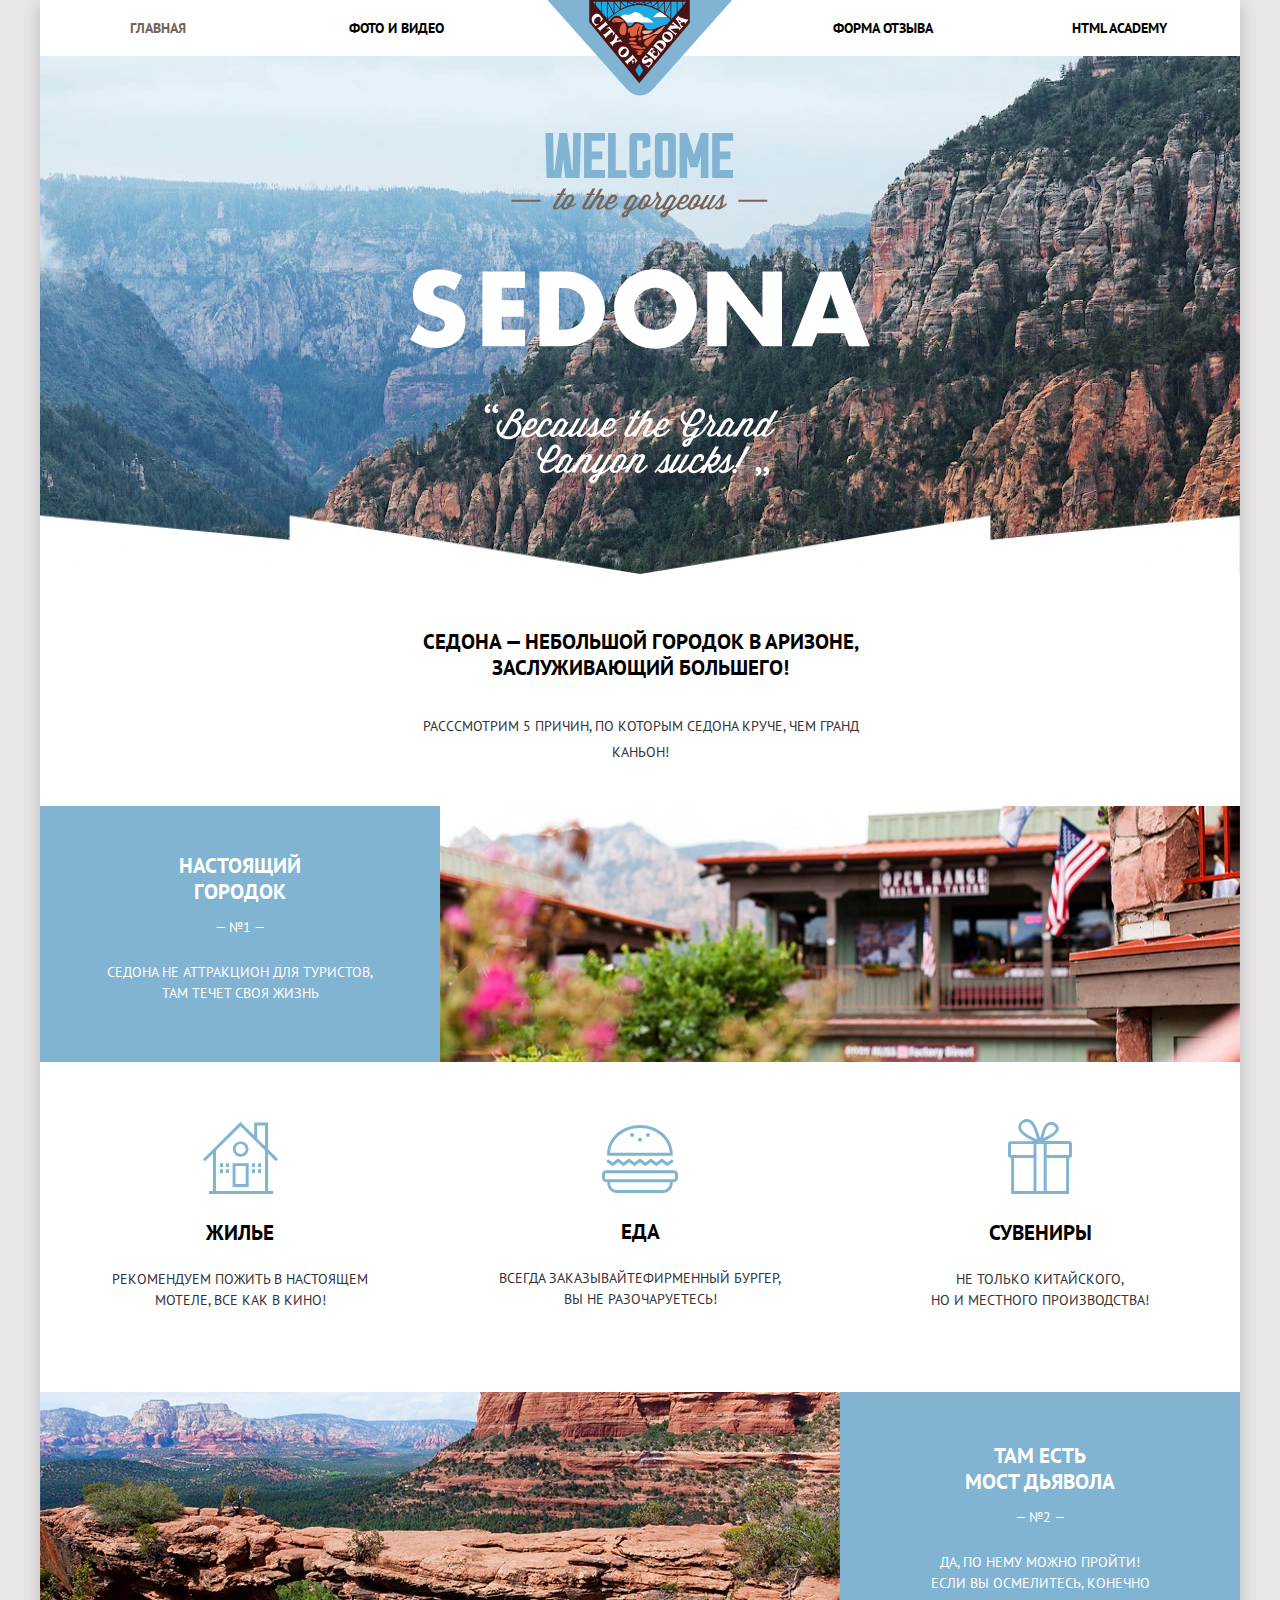
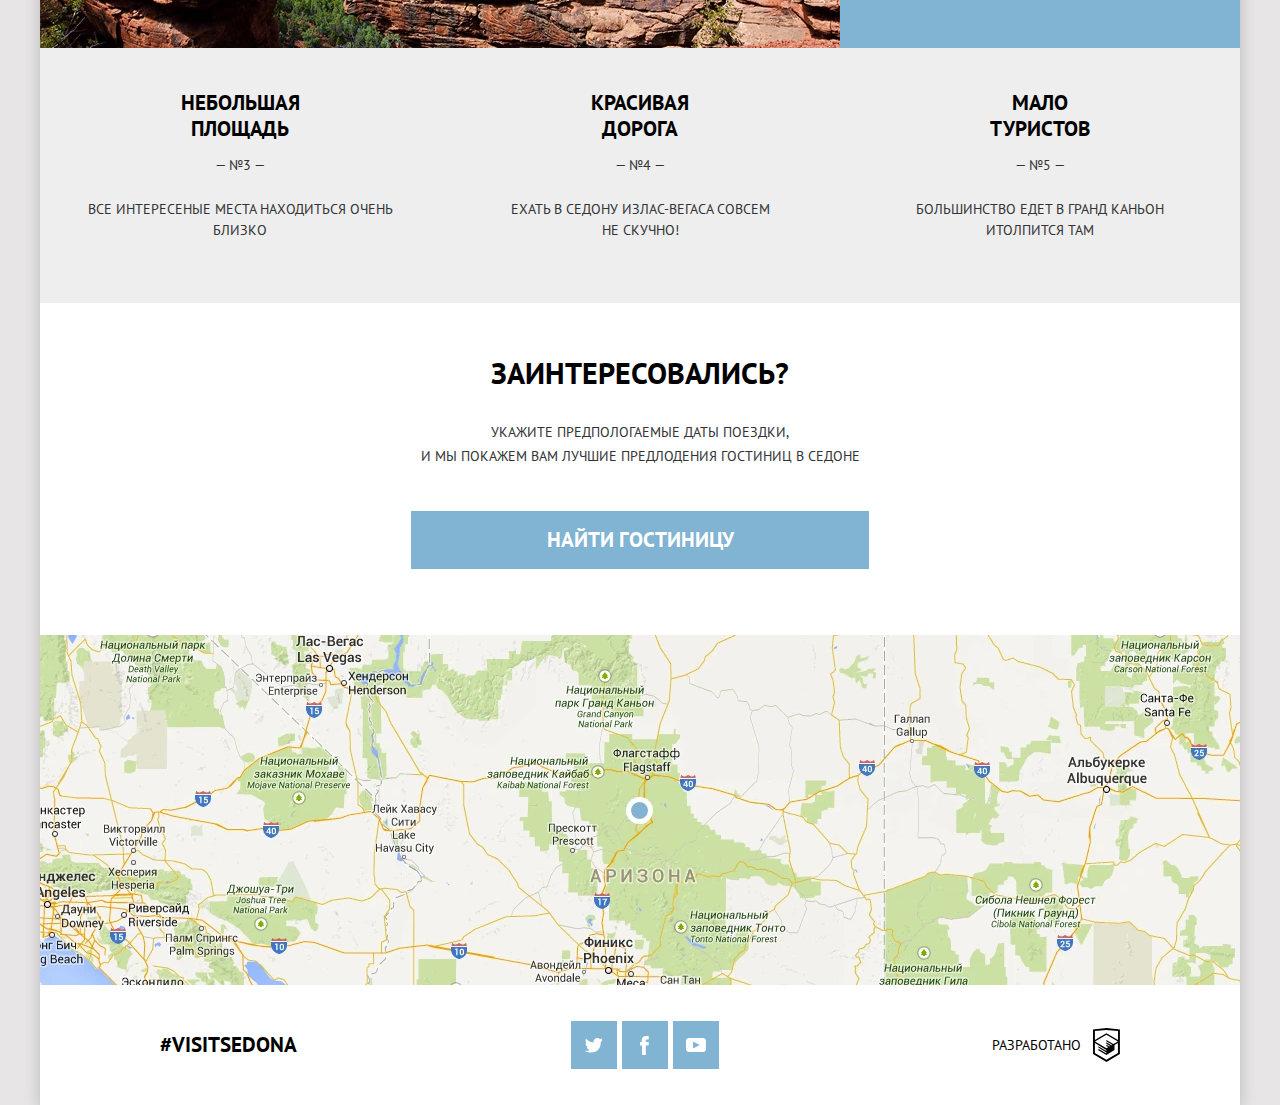
<file: index.html>
<!DOCTYPE html><html class="page" lang="ru"><head><meta charset="UTF-8"><meta http-equiv="X-UA-Compatible" content="IE=edge"><meta name="viewport" content="width=device-width,initial-scale=1"><link rel="icon" href="favicon.ico"><link rel="icon" href="image/favicons/favicon.svg" type="image/svg+xml"><link rel="apple-touch-icon" href="image/favicons/apple.png"><link rel="stylesheet" href="./css/style.min.css"><title>Седона</title></head><body class="page__body"><svg style="display:none;"><symbol id="logo__desktop" viewBox="0 0 187 97"><path fill="#81B3D3" d="M186.6 0H0l80.5 90.5c7.1 7.9 18.6 7.9 25.7 0L186.6 0Z"/><path fill="#23A9E1" d="m43.2.7 49.6 58.4 49.3-58L43.2.7Z"/><path fill="#fff" d="M122 17.3c-5.1 0-10.1.1-15.2.1 6-6.9 8.7-6.2 15.2-.1ZM80.8 22.7h26.7c-2-1.2-6.7-7.1-9.3-4.9-.2.2-7.5-8.9-12.3-4.5-4.2 3.8-6.1-.5-10.9 2.5-5.3 3.6 3.2 5.7 5.8 6.9Z"/><path fill="#491213" d="M93.1 0H42.2v22.5L92.8 84l.3-.4 50.7-60.4V0H93.1ZM54.9 1.8h5.5V19l-5.5-6.5V1.8Zm-.8 9.8-5-5.9V1.8h5v9.8Zm19.3-2.7-5.7-7.1h5.7v7.1Zm-6.6 3.8L61.2 1.8h5.6v10.9Zm-5.7-9.3 5.5 10.7c-2.8 2.1-4.7 4-5.5 4.9V3.4Zm6.5-.5 5.6 6.9c-1.1.6-2.2 1.3-3.1 1.9-.9.6-1.7 1.2-2.5 1.8V2.9Zm6.6-.2L79 6.9c-1.7.7-3.3 1.5-4.8 2.3V2.7Zm5.6 3.9-5.4-4.8h6v4.6c-.3 0-.4.1-.6.2Zm19.1-4.8h5l-5 2.4V1.8Zm-5.8 0h4.4l-4.4 2.1V1.8Zm-.9 2-4.2-2h4.2v2Zm-5.5.5-5.1-2.5h5.1v2.5Zm-5.6-1.9 4.7 2.3c-1.6.4-3.2.8-4.7 1.3V2.4Zm6.4 0L90.9 4c-1.2.1-2.3.2-3.5.4v-2h.1Zm10.4.1v1.9c-1.1-.2-2.2-.3-3.4-.4l3.4-1.5Zm6.5-.1v3.7c-1.5-.5-3.1-1-4.8-1.4l4.8-2.3Zm.7-.6h5.9l-5.4 4.8c-.2-.1-.3-.1-.5-.2V1.8Zm13.6 0h5.6l-5.6 10.9V1.8Zm-6.6 0h5.7l-5.7 7v-7Zm-.8.9v6.5c-1.5-.8-3.1-1.6-4.8-2.3l4.8-4.2Zm6.6.2v10.5c-.7-.5-1.5-1-2.3-1.6-1-.7-2.2-1.4-3.4-2.1l5.7-6.8Zm6.4.5v15.2c-1.1-1-2.9-2.7-5.5-4.6l5.5-10.6Zm.8 16V1.8h5.5v11.4l-5.5 6.2c.1.1 0 .1 0 0Zm6.3-17.6h5v4.7l-5 5.8V1.8Zm-83 0v2.9l-2.5-2.9h2.5ZM61.2 20l.1.1s3.6-3.9 9.2-7.6C75.8 9 83.8 4.9 92.8 5c8.9 0 17.1 4.2 22.3 7.7 5.6 3.7 9.3 7.5 9.4 7.6l-3.9 4.5c-6.9.9-11.9 6.1-18.6 5-3.4-.6-3.5-2.5-4.5-4.5-.7-1.5-1.9-1.3-3.5-1.9-1.4-.6-2.3-1.7-5.2-1.1-2.5.6-2.8 4.5-6 4.3-1.7-.1-1.8-2.5-4.2-5.5-6.3-7.6-12.2-6.5-16.2.5l30.3 35.9L61.2 20Zm75.9-14.5V1.8h3.2l-3.2 3.7Z"/><path fill="#23A9E1" d="m88.7 70.9 4.1-6.5 4 6.5-4 6.5-4.1-6.5Z"/><path fill="#fff" d="M65.5 32.3c.5.6.9 1.3.8 2.1-.1.6-.9 1.6-.3 1.8.7-.9 1.5-1.9 2.2-2.8-.6-.2-5.4-5.8-5.4-6.5-1.1.6-2.1 1.2-3.2 1.7.2.7 1.3 0 1.9 0 .8.1 1.4.6 2 1.2-1.7 1.4-5.9 5-6.4 5.1-.2 0-1.1-.6-1.1-.1 0 .3.9 1 1 1.2.7.9 1.5 1.8 2.2 2.7.6-.3-.1-.7.2-1.2.3-.4 4.9-4.3 6.1-5.2ZM60.2 25.3c.4-.1.6.4 1-.1-.8-1-1.6-1.9-2.4-2.9-.4-.4-.8-.9-.7 0 .1.6-6.1 5.7-6.5 5.8-.5.2-.8-.4-1.1.1.7.9 1.5 1.7 2.2 2.6.2.3.5.6.7.9.3.3.2-.7.2-.6-.1-.5.5-.9.9-1.2 1.5-1.3 5.3-4.6 5.7-4.6ZM51.4 24.4c-1.8.5-3.7-.2-4.2-2s.6-3.8 2.1-4.8c1.4-1 3.6-1 4.4.8.3.8.2 1.7-.1 2.5-.2.5-.6 1 .1 1.3.9-1.1 1.7-2.2 2.6-3.3-1.1-.6-1.5-1.7-2.3-2.6-.9-1.1-2.1-2.1-3.5-2.3-2.9-.4-5.6 2.6-5.8 5.2-.1 1.5.4 2.8 1.2 4 .8 1 1.9 1.6 2.4 2.8.3.1 2.7-1 3.3-1.3-.1-.1-.1-.2-.2-.3-.7.2 0 0 0 0ZM90.7 60.8c-1.2-.8-4-4.7-4.6-5.3-.1-.1-.2-.3-.3-.4 0 0-.3.2-.2.2-.2.1.1.6-.1.9-.8 1.2-5.8 5-6 5.2-.6.4-1.2-.2-1.5.3.7.9 2.8 3.5 3 3.6.5.1.1-.8.2-1 .1-.4 2.6-2.4 3.5-3.2.3-.3.7.4.9.7.3.5.5 1 .3 1.6-.1.4-.7.9-.3 1.2.6-.7 2.4-2.8 2.6-3 .3-.3-.6 0-.5-.1-.4.2-.7.2-1.1 0-.1-.1-1.1-1.1-1-1.2.4-.4 1-1 1.5-1.1.9-.2 1.6 1.5 1.7 2.1.1.6.1 1.2-.1 1.8-.1.4-.5.7 0 .9.7-1 1.4-1.9 2.1-2.9.2-.2 0-.3-.1-.3-.1-.1.2 0 0 0ZM80.5 56.6c2.2-1.9 2.5-5.1.8-7.3-1.9-2.5-5.4-3.1-7.8-1.1-2.2 1.9-2.5 5-.8 7.3 2 2.7 5.2 3 7.8 1.1 1.2-.9-.1.1 0 0Zm-.5-4.7c-.6 1.5-2.2 3.1-3.7 3.7-1.8.7-3.1-.8-2.4-2.6.7-1.5 2.2-3.1 3.7-3.7 1.9-.7 3.1.9 2.4 2.6-.4.9.1-.2 0 0ZM74.1 42c.5.1.9.5 1.3 0-.7-.9-1.5-1.8-2.2-2.6-.6.3 0 .5-.2 1-.2.4-2.6.8-3.2.9.2-.6.9-2.6 1.2-2.8.5-.4.9.4 1.3-.1l-2.7-3.3c-.3-.4-.6-1-1-.7 0 0 0 1.5-.1 1.7-.1.2-.9 3.6-1.9 4.5-.5.4-2.2 1.9-2.7 2.1-.5.2-.8-.6-1.2 0 .8 1 1.7 2 2.5 3 .1.1.6.9.8.9.5.1.1-.9.1-1.1.2-.4 2.5-2.7 3.5-2.9 1.2-.2 3-.7 4.5-.6.3.1-.4 0 0 0Z"/><path fill="#DC6243" d="M67.8 22.9c-4-.2-2.4-4 .4-4.8 2.6-.8 8.1 1.7 9.8 3.4-2.8.9-6.4.7-9.4.9-.2-3.2-1-2.1-.8.5ZM77.3 35.4c-8.6-.1-2.8-13.3.1-12.5 3.4 1.1 3 12.6-.1 12.5ZM83.4 31.1c-.8 2.5-2.4 3-2.2-.1.2-3.5 2.5-2.7 4.9-4 2-1.1 3.1-5.2 6.6-2.8 1.6 1.1 3.4.2 3.9 1.8 0-.1-4.5 10.3-2 10.3-5 0-2.8-5.9-.9-9.9-1.8.9-4.8 6.7-2.4 7.6-1.3 1.7-5.2 3.9-7.2 2.3-1.5-1.1-.7-3.2-.7-5.2ZM87.5 40.7c-3.5 1-8.1-1.2-2.5-2.3 3.5-.7 7.2.7 2.5 2.3.1 0-.1 0 0 0ZM91.9 40.6c-.7-1.7.6-3.6 2.7-2.2 1.8 1.2-.9 3.1-2.7 2.2ZM88.9 45.2c-2.4-.7-10.5-.6-5.2-2.8 1.7-.6 10.2.2 5.2 2.8ZM99.4 48.5c-1.4-1.2-2.9-1.3-4.2 0-1.8-3.3-8.3-2.2-11.4-2.7 1.6 4.1 14.8 4.9 15.6 2.7ZM97.5 51c-3.2-.1-6.7-.6-9.6.1 1.9.5 6.4 1.8 2.2 2.9 1.5 2.2 4 2 5.6.1-.7-.3-1-.7-1.6-1.1 1.6-.3 3.2-1.2 3.4-2ZM101.1 47.1c-5.3-3.1-4-5.4.4-7.6 2.3-1.1 7.3-5.2 9.4-3.9-3.3 3.9-6.6 7.7-9.8 11.5Z"/><path fill="#F49774" d="M97.3 39.8c-4.5-4.6 6.7-4.2 8.5-5.8 1.3.4 10.8-8.3 13.1-7.7-1.7 1.9-5.2 8.1-7.8 8.1-2 0-4-.3-5.5 1.1-2.2 2.1-5.9 3.1-8.3 4.3Z"/><path fill="#F4B1A4" d="M98.8 34.2c-2.5 1.3-4.8-3.9-.5-3.4 2.8.3 5.7-.2 8.3.2-2 2.3-4.7 3.6-7.8 3.2Z"/><path fill="#fff" d="M111.4 52.5c.2.6.3 1.3.2 2-.1.9-1 2.9-2.2 2.3-1.2-.6-2.2-1.7-3.2-2.6.8-.9 1.5-1.7 2.9-1.3.4.1.7 0 .3-.3-.4-.2-3.1-2-3.3-1.8-.3.3.5.9.2 1.5-.2.4-.6.8-.9 1.2-.7-.6-1.9-1.3-1.1-2.3.5-.7 1.3-1.2 2.1-1.3.6-.1 1.8.4 2-.2-1.1-.5-2.2-1-3.3-1.6.2.8-3.3 4.5-4.1 5.5-.1.1-.7.6-.7.8 0 .4.6.1.7.1.5-.2 6.8 5.1 7 5.5.1.3-.2.6 0 .7 0 0 .2.2.3.2.4-.5 4.5-6 5.4-6.2-.8-1.2-1.6-2.4-2.4-3.7-.6.3 0 1 .1 1.5ZM105.2 59.2c-2.1-1.3-5.6 1.3-6.1 1.5-1 .5-1.8-.5-1.3-1.5.5-.8 1.4-1.2 2.3-1.3.3 0 1.3.2 1.5 0 .1-.2.2-.2 0-.3-.9-.6-1.7-1.2-2.6-1.7-.2 1.1-1.4 1.7-2.1 2.4-.8.9-1.5 1.9-1.5 3.2 0 1.1.7 2.1 1.7 2.7 1.1.6 2.3.1 3.3-.5.6-.4 1.3-.9 1.9-1.2 1-.5 2.3-.1 2 1.3-.3 1.1-1.4 2.1-2.4 2.3-.6.2-1.3.1-1.9-.1-.4-.1-1-.7-1.2-.1 1.2.8 2.3 1.7 3.5 2.5.1-.8.5-1.1 1.1-1.6.7-.6 1.4-1.3 2-2.1 1.2-1.7 1.6-4.1-.2-5.5ZM105.2 59.2c1 .6-.6-.5 0 0ZM141.9 19.6c-.7.7-8.4-2.3-9-2.8-.3-.1-.3-1.3-.7-.8l-1.2 1.5c-.4.5-.8 1-1.3 1.5-.3.3-.5.5 0 .7.8-.4 5.4 7.3 5 8.5-.7.4-6.9-5.1-7.1-5.4-.1-.1.3-1-.2-.9-.2 0-.7.9-.9 1.1-.3.4-.6.7-.9 1.1.3.5.5 0 1 0 .4.1 1.8 1.3 2.2 1.7-.7 0-2.7.1-2.9.1-.9.1-.4-.7-1-.9-.8.9-1.5 1.8-2.3 2.8-.4.5-.9 1.1-1.3 1.6-.1.1 0 0 0 .1.3.3.1.2.6 0s6.6 4.9 6.8 5.2c.4.4-.2 1 .4 1.2.6-.7 1.2-1.5 1.8-2.2.1-.1.1-.1 0-.2-.4-.4-.5.2-1 .2-.5-.1-4.4-3.4-5.9-4.6 1.8-.1 7.3-.3 8.2-.3.3 0 1.1.9 1.1 1.2-.1.4-.5.6.1.8.5-.6 1-1.1 1.5-1.7l.2-.3c.1-.1.1-.1.2-.3l.2-.2c.4-.5 1.8-2 1.6-2.1-.5-.4-.7.5-1.3-.1-.3-.2-1.2-1.8-1.4-2.2-.3-.4.6-.9 1-1.1.8-.5 3.2-1.2 3.5.3 0 .3-.3.5-.1.7 0 0 .2.2.3.2.2-.2 2.4-2.8 3.3-4-.3-.2-.4-.3-.5-.4Zm-7.4 2.2c.1 0 .2-.1 0 0-.3.2-.7.5-1 .8-.5-.9-1-1.8-1.6-2.7 1.2.5 2.4 1 3.5 1.5-.2.1-.5.2-.9.4ZM124.8 33c-2.4-2-5.6-1.4-7.6.8-1.9 2.3-1.7 5.7.6 7.6 2.3 1.9 5.7 1.4 7.6-.8 1.9-2.3 1.8-5.7-.6-7.6Zm-.3 6.6s0 .1 0 0c-1.3 1.3-3.4.1-4.5-.7-1.1-.8-3.1-2.6-1.9-4.1 1.1-1.3 3.1-.2 4.2.5 1.2.8 3.4 2.6 2.3 4.2l-.1.1Z"/><path fill="#fff" d="M124.8 33c1.2 1-.3-.2 0 0ZM124.5 39.7c0-.1 0-.1 0 0l.1-.1c-.1 0-.1.1-.1.1ZM118.2 42.1c.1.1.3.3 0 0-2.9-2.2-6.3-1.6-8.5 1.1l-3 3.6c.4.5.8-.1 1.3.2.4.3 6.2 5.1 6.3 5.4.2.5-.3.5.1.9.2.1 4.5-5.2 4.9-6.2.9-1.8.3-3.7-1.1-5Zm-1.3 6.8c-.2.3 0 .1-.7.7-.3.3-6.4-4.7-6.2-4.9.8-.9 2.6-1.6 3.6-1.3 2.2.5 5.2 3.2 3.3 5.5Z"/></symbol><symbol id="logo__tablet" viewBox="0 0 102 84"><path fill="#23A9E1" d="m1 .7 49.6 58.4 49.3-58L1 .7Z"/><path fill="#fff" d="M79.8 17.3c-5.1 0-10.1.1-15.2.1 6-6.9 8.7-6.2 15.2-.1ZM38.6 22.7h26.7c-2-1.2-6.7-7.1-9.3-4.9-.2.2-7.5-8.9-12.3-4.5-4.2 3.8-6.1-.5-10.9 2.5-5.3 3.6 3.2 5.7 5.8 6.9Z"/><path fill="#491213" d="M50.9 0H0v22.5L50.6 84l.3-.4 50.7-60.4V0H50.9Zm0 57.1-.3.4L3.7 1.8h94.4L50.9 57.1Z"/><path fill="#491213" d="m50.6 57.5.3-.4 27.6-32.3c-6.9.9-11.9 6.1-18.6 5-3.4-.6-3.5-2.5-4.5-4.5-.7-1.5-1.9-1.3-3.5-1.9-1.4-.6-2.3-1.7-5.2-1.1-2.5.6-2.8 4.5-6 4.3-1.7-.1-1.8-2.5-4.2-5.5-6.3-7.6-12.2-6.5-16.2.5l30.3 35.9Z"/><path fill="#23A9E1" d="m46.5 70.9 4.1-6.5 4 6.5-4 6.5-4.1-6.5Z"/><path fill="#fff" d="M23.3 32.3c.5.6.9 1.3.8 2.1-.1.6-.9 1.6-.3 1.8.7-.9 1.5-1.9 2.2-2.8-.6-.2-5.4-5.8-5.4-6.5-1.1.6-2.1 1.2-3.2 1.7.2.7 1.3 0 1.9 0 .8.1 1.4.6 2 1.2-1.7 1.4-5.9 5-6.4 5.1-.2 0-1.1-.6-1.1-.1 0 .3.9 1 1 1.2.7.9 1.5 1.8 2.2 2.7.6-.3-.1-.7.2-1.2.3-.4 4.9-4.3 6.1-5.2ZM18 25.3c.4-.1.6.4 1-.1-.8-1-1.6-1.9-2.4-2.9-.4-.4-.8-.9-.7 0 .1.6-6.1 5.7-6.5 5.8-.5.2-.8-.4-1.1.1.7.9 1.5 1.7 2.2 2.6.2.3.5.6.7.9.3.3.2-.7.2-.6-.1-.5.5-.9.9-1.2 1.5-1.3 5.3-4.6 5.7-4.6ZM9.2 24.4c-1.8.5-3.7-.2-4.2-2s.6-3.8 2.1-4.8c1.4-1 3.6-1 4.4.8.3.8.2 1.7-.1 2.5-.2.5-.6 1 .1 1.3.9-1.1 1.7-2.2 2.6-3.3-1.1-.6-1.5-1.7-2.3-2.6-.9-1.1-2.1-2.1-3.5-2.3-2.9-.4-5.6 2.6-5.8 5.2-.1 1.5.4 2.8 1.2 4 .8 1 1.9 1.6 2.4 2.8.3.1 2.7-1 3.3-1.3-.1-.1-.1-.2-.2-.3-.7.2 0 0 0 0ZM48.5 60.8c-1.2-.8-4-4.7-4.6-5.3-.1-.1-.2-.3-.3-.4 0 0-.3.2-.2.2-.2.1.1.6-.1.9-.8 1.2-5.8 5-6 5.2-.6.4-1.2-.2-1.5.3.7.9 2.8 3.5 3 3.6.5.1.1-.8.2-1 .1-.4 2.6-2.4 3.5-3.2.3-.3.7.4.9.7.3.5.5 1 .3 1.6-.1.4-.7.9-.3 1.2.6-.7 2.4-2.8 2.6-3 .3-.3-.6 0-.5-.1-.4.2-.7.2-1.1 0-.1-.1-1.1-1.1-1-1.2.4-.4 1-1 1.5-1.1.9-.2 1.6 1.5 1.7 2.1.1.6.1 1.2-.1 1.8-.1.4-.5.7 0 .9.7-1 1.4-1.9 2.1-2.9.2-.2 0-.3-.1-.3-.1-.1.2 0 0 0ZM38.3 56.6c2.2-1.9 2.5-5.1.8-7.3-1.9-2.5-5.4-3.1-7.8-1.1-2.2 1.9-2.5 5-.8 7.3 2 2.7 5.2 3 7.8 1.1 1.2-.9-.1.1 0 0Zm-.5-4.7c-.6 1.5-2.2 3.1-3.7 3.7-1.8.7-3.1-.8-2.4-2.6.7-1.5 2.2-3.1 3.7-3.7 1.9-.7 3.1.9 2.4 2.6-.4.9.1-.2 0 0ZM31.9 42c.5.1.9.5 1.3 0-.7-.9-1.5-1.8-2.2-2.6-.6.3 0 .5-.2 1-.2.4-2.6.8-3.2.9.2-.6.9-2.6 1.2-2.8.5-.4.9.4 1.3-.1l-2.7-3.3c-.3-.4-.6-1-1-.7 0 0 0 1.5-.1 1.7-.1.2-.9 3.6-1.9 4.5-.5.4-2.2 1.9-2.7 2.1-.5.2-.8-.6-1.2 0 .8 1 1.7 2 2.5 3 .1.1.6.9.8.9.5.1.1-.9.1-1.1.2-.4 2.5-2.7 3.5-2.9 1.2-.2 3-.7 4.5-.6.3.1-.4 0 0 0Z"/><path fill="#DC6243" d="M25.6 22.9c-4-.2-2.4-4 .4-4.8 2.6-.8 8.1 1.7 9.8 3.4-2.8.9-6.4.7-9.4.9-.2-3.2-1-2.1-.8.5ZM26.6 27.7c-2-1.6-1.4-5.3 1.8-4.1 4 2.1-.9 3.2-1.8 4.1ZM35.1 35.4c-8.6-.1-2.8-13.3.1-12.5 3.4 1.1 3 12.6-.1 12.5ZM41.2 31.1c-.8 2.5-2.4 3-2.2-.1.2-3.5 2.5-2.7 4.9-4 2-1.1 3.1-5.2 6.6-2.8 1.6 1.1 3.4.2 3.9 1.8 0-.1-4.5 10.3-2 10.3-5 0-2.8-5.9-.9-9.9-1.8.9-4.8 6.7-2.4 7.6-1.3 1.7-5.2 3.9-7.2 2.3-1.5-1.1-.7-3.2-.7-5.2ZM45.3 40.7c-3.5 1-8.1-1.2-2.5-2.3 3.5-.7 7.2.7 2.5 2.3.1 0-.1 0 0 0ZM49.7 40.6c-.7-1.7.6-3.6 2.7-2.2 1.8 1.2-.9 3.1-2.7 2.2ZM46.7 45.2c-2.4-.7-10.5-.6-5.2-2.8 1.7-.6 10.2.2 5.2 2.8ZM49.9 44.9c0-1-.5-2.7 1.4-1.9 2.2.8-1.4 2.6-1.4 1.9 0 0 0-.2 0 0ZM57.2 48.5c-1.4-1.2-2.9-1.3-4.2 0-1.8-3.3-8.3-2.2-11.4-2.7 1.6 4.1 14.8 4.9 15.6 2.7ZM55.3 51c-3.2-.1-6.7-.6-9.6.1 1.9.5 6.4 1.8 2.2 2.9 1.5 2.2 4 2 5.6.1-.7-.3-1-.7-1.6-1.1 1.6-.3 3.2-1.2 3.4-2ZM58.9 47.1c-5.3-3.1-4-5.4.4-7.6 2.3-1.1 7.3-5.2 9.4-3.9-3.3 3.9-6.6 7.7-9.8 11.5Z"/><path fill="#F49774" d="M55.1 39.8c-4.5-4.6 6.7-4.2 8.5-5.8 1.3.4 10.8-8.3 13.1-7.7-1.7 1.9-5.2 8.1-7.8 8.1-2 0-4-.3-5.5 1.1-2.2 2.1-5.9 3.1-8.3 4.3Z"/><path fill="#F4B1A4" d="M56.6 34.2c-2.5 1.3-4.8-3.9-.5-3.4 2.8.3 5.7-.2 8.3.2-2 2.3-4.7 3.6-7.8 3.2Z"/><path fill="#fff" d="M69.2 52.5c.2.6.3 1.3.2 2-.1.9-1 2.9-2.2 2.3-1.2-.6-2.2-1.7-3.2-2.6.8-.9 1.5-1.7 2.9-1.3.4.1.7 0 .3-.3-.4-.2-3.1-2-3.3-1.8-.3.3.5.9.2 1.5-.2.4-.6.8-.9 1.2-.7-.6-1.9-1.3-1.1-2.3.5-.7 1.3-1.2 2.1-1.3.6-.1 1.8.4 2-.2-1.1-.5-2.2-1-3.3-1.6.2.8-3.3 4.5-4.1 5.5-.1.1-.7.6-.7.8 0 .4.6.1.7.1.5-.2 6.8 5.1 7 5.5.1.3-.2.6 0 .7 0 0 .2.2.3.2.4-.5 4.5-6 5.4-6.2-.8-1.2-1.6-2.4-2.4-3.7-.6.3 0 1 .1 1.5ZM63 59.2c-2.1-1.3-5.6 1.3-6.1 1.5-1 .5-1.8-.5-1.3-1.5.5-.8 1.4-1.2 2.3-1.3.3 0 1.3.2 1.5 0 .1-.2.2-.2 0-.3-.9-.6-1.7-1.2-2.6-1.7-.2 1.1-1.4 1.7-2.1 2.4-.8.9-1.5 1.9-1.5 3.2 0 1.1.7 2.1 1.7 2.7 1.1.6 2.3.1 3.3-.5.6-.4 1.3-.9 1.9-1.2 1-.5 2.3-.1 2 1.3-.3 1.1-1.4 2.1-2.4 2.3-.6.2-1.3.1-1.9-.1-.4-.1-1-.7-1.2-.1 1.2.8 2.3 1.7 3.5 2.5.1-.8.5-1.1 1.1-1.6.7-.6 1.4-1.3 2-2.1 1.2-1.7 1.6-4.1-.2-5.5ZM63 59.2c1 .6-.6-.5 0 0ZM99.7 19.6c-.7.7-8.4-2.3-9-2.8-.3-.1-.3-1.3-.7-.8l-1.2 1.5c-.4.5-.8 1-1.3 1.5-.3.3-.5.5 0 .7.8-.4 5.4 7.3 5 8.5-.7.4-6.9-5.1-7.1-5.4-.1-.1.3-1-.2-.9-.2 0-.7.9-.9 1.1-.3.4-.6.7-.9 1.1.3.5.5 0 1 0 .4.1 1.8 1.3 2.2 1.7-.7 0-2.7.1-2.9.1-.9.1-.4-.7-1-.9-.8.9-1.5 1.8-2.3 2.8-.4.5-.9 1.1-1.3 1.6-.1.1 0 0 0 .1.3.3.1.2.6 0s6.6 4.9 6.8 5.2c.4.4-.2 1 .4 1.2.6-.7 1.2-1.5 1.8-2.2.1-.1.1-.1 0-.2-.4-.4-.5.2-1 .2-.5-.1-4.4-3.4-5.9-4.6 1.8-.1 7.3-.3 8.2-.3.3 0 1.1.9 1.1 1.2-.1.4-.5.6.1.8.5-.6 1-1.1 1.5-1.7l.2-.3c.1-.1.1-.1.2-.3l.2-.2c.4-.5 1.8-2 1.6-2.1-.5-.4-.7.5-1.3-.1-.3-.2-1.2-1.8-1.4-2.2-.3-.4.6-.9 1-1.1.8-.5 3.2-1.2 3.5.3 0 .3-.3.5-.1.7 0 0 .2.2.3.2.2-.2 2.4-2.8 3.3-4-.3-.2-.4-.3-.5-.4Zm-7.4 2.2c.1 0 .2-.1 0 0-.3.2-.7.5-1 .8-.5-.9-1-1.8-1.6-2.7 1.2.5 2.4 1 3.5 1.5-.2.1-.5.2-.9.4ZM82.6 33c-2.4-2-5.6-1.4-7.6.8-1.9 2.3-1.7 5.7.6 7.6 2.3 1.9 5.7 1.4 7.6-.8 1.9-2.3 1.8-5.7-.6-7.6Zm-.3 6.6s0 .1 0 0c-1.3 1.3-3.4.1-4.5-.7-1.1-.8-3.1-2.6-1.9-4.1 1.1-1.3 3.1-.2 4.2.5 1.2.8 3.4 2.6 2.3 4.2l-.1.1Z"/><path fill="#fff" d="M82.6 33c1.2 1-.3-.2 0 0ZM82.3 39.7c0-.1 0-.1 0 0l.1-.1c-.1 0-.1.1-.1.1ZM76 42.1c.1.1.3.3 0 0-2.9-2.2-6.3-1.6-8.5 1.1l-3 3.6c.4.5.8-.1 1.3.2.4.3 6.2 5.1 6.3 5.4.2.5-.3.5.1.9.2.1 4.5-5.2 4.9-6.2.9-1.8.3-3.7-1.1-5Zm-1.3 6.8c-.2.3 0 .1-.7.7-.3.3-6.4-4.7-6.2-4.9.8-.9 2.6-1.6 3.6-1.3 2.2.5 5.2 3.2 3.3 5.5Z"/></symbol><symbol id="logo__mobile" viewBox="0 0 102 84"><path fill="#23A9E1" d="m0 0 50.6 59.1L101.7 0H0Z"/><path fill="#491213" d="M50.9 0H0v22.5L50.6 84l.3-.4 50.7-60.4V0H50.9Zm0 57.1-.3.4L3.7 1.8h94.4L50.9 57.1Z"/><path fill="#491213" d="m50.6 57.5.3-.4 27.6-32.3c-6.9.9-11.9 6.1-18.6 5-3.4-.6-3.5-2.5-4.5-4.5-.7-1.5-1.9-1.3-3.5-1.9-1.4-.6-2.3-1.7-5.2-1.1-2.5.6-2.8 4.5-6 4.3-1.7-.1-1.8-2.5-4.2-5.5-6.3-7.6-12.2-6.5-16.2.5l30.3 35.9Z"/><path fill="#fff" d="M23.3 32.2c.5.6.9 1.3.8 2.1-.1.6-.9 1.5-.3 1.8.7-.9 1.5-1.9 2.2-2.8-.6-.2-5.4-5.8-5.4-6.5-1.1.6-2.1 1.2-3.2 1.7.2.7 1.3 0 1.9 0 .8.1 1.4.6 2 1.2-1.7 1.4-5.9 5-6.4 5.1-.2 0-1.1-.6-1.1-.1 0 .3.9 1 1 1.2.7.9 1.5 1.8 2.2 2.7.6-.3-.1-.7.2-1.2.3-.3 4.9-4.2 6.1-5.2ZM18 25.3c.4-.1.6.4 1-.1-.8-1-1.6-1.9-2.4-2.9-.4-.4-.8-.9-.7 0 .1.6-6.1 5.7-6.5 5.8-.5.2-.8-.4-1.1.1.7.9 1.5 1.7 2.2 2.6.2.3.5.6.7.9.3.3.2-.7.2-.6-.1-.5.5-.9.9-1.2 1.5-1.4 5.3-4.6 5.7-4.6ZM9.2 24.4c-1.8.5-3.6-.2-4.2-2-.5-1.8.6-3.8 2.1-4.8 1.4-1 3.6-1 4.4.8.3.8.2 1.7-.1 2.5-.2.5-.6 1 .1 1.3.9-1.1 1.7-2.2 2.6-3.3-1.1-.6-1.5-1.7-2.3-2.6-.9-1.1-2.1-2.1-3.5-2.3-2.9-.4-5.6 2.6-5.8 5.2-.1 1.5.4 2.8 1.2 4 .8 1 1.9 1.6 2.4 2.8.3.1 2.7-1 3.3-1.3-.1-.1-.1-.3-.2-.3-.7.2 0 0 0 0ZM48.5 60.8c-1.2-.8-4-4.7-4.6-5.3-.1-.1-.2-.3-.3-.4 0 0-.3.2-.2.2-.2.1.1.6-.1.9-.8 1.2-5.8 5-6 5.2-.6.4-1.2-.2-1.5.3.7.9 2.8 3.5 3 3.6.5.1.1-.8.2-1 .1-.4 2.6-2.4 3.5-3.2.3-.3.7.4.9.7.3.5.5 1 .3 1.6-.1.4-.7.9-.3 1.2.6-.7 2.4-2.8 2.6-3 .3-.3-.6 0-.5-.1-.4.2-.7.2-1.1 0-.1-.1-1.1-1.1-1-1.2.4-.4 1-1 1.5-1.1.9-.2 1.6 1.5 1.7 2.1.1.6.1 1.2-.1 1.8-.1.4-.5.7 0 .9.7-1 1.4-1.9 2.1-2.9.2-.2 0-.3-.1-.3-.1-.1.2 0 0 0ZM38.3 56.6c2.2-1.9 2.5-5.1.8-7.3-1.9-2.5-5.4-3.1-7.8-1.1-2.2 1.9-2.5 5-.8 7.3 2 2.7 5.2 3 7.8 1.1 1.2-.9-.1.1 0 0Zm-.5-4.7c-.6 1.5-2.2 3.1-3.7 3.7-1.8.7-3.1-.8-2.4-2.6.6-1.5 2.2-3.1 3.7-3.7 1.9-.7 3.1.9 2.4 2.6-.3.9.1-.2 0 0ZM31.9 42c.5.1.9.6 1.3 0-.7-.9-1.5-1.8-2.2-2.6-.6.3 0 .5-.2 1-.2.4-2.6.8-3.2.9.2-.6.9-2.6 1.2-2.8.5-.4.9.4 1.3-.1l-2.7-3.3c-.3-.4-.6-1-1-.7 0 0 0 1.5-.1 1.7-.1.2-.9 3.6-1.9 4.5-.5.4-2.2 1.9-2.7 2.1-.5.2-.8-.6-1.2 0 .8 1 1.7 2 2.5 3 .1.1.6.9.8.9.5.1.1-.9.1-1.1.2-.4 2.5-2.7 3.5-2.9 1.2-.3 3-.8 4.5-.6.3.1-.4 0 0 0ZM69.2 52.4c.2.6.3 1.3.2 2-.1.9-1 2.9-2.2 2.3C66 56.1 65 55 64 54.1c.8-.9 1.5-1.7 2.9-1.3.4.1.7 0 .3-.3-.4-.2-3.1-2-3.3-1.8-.3.3.5.9.2 1.5-.2.4-.6.8-.9 1.2-.7-.6-1.9-1.3-1.1-2.3.5-.7 1.3-1.2 2.1-1.3.6-.1 1.8.4 2-.2-1.1-.5-2.2-1-3.3-1.6.2.8-3.3 4.5-4.1 5.5-.1.1-.7.6-.7.8 0 .4.6.1.7.1.5-.2 6.8 5.1 7 5.5.1.3-.2.6 0 .7 0 0 .2.2.3.2.4-.5 4.5-6 5.4-6.2-.8-1.2-1.6-2.4-2.4-3.7-.6.4 0 1.1.1 1.5ZM63 59.2c-2.1-1.3-5.6 1.3-6.1 1.5-1 .5-1.8-.5-1.3-1.5.5-.8 1.4-1.2 2.3-1.3.3 0 1.4.2 1.5 0 .1-.2.2-.2 0-.3-.9-.6-1.7-1.2-2.6-1.7-.2 1.1-1.4 1.7-2.1 2.4-.8.9-1.5 1.9-1.5 3.2 0 1.1.7 2.1 1.7 2.7 1.1.6 2.3.1 3.3-.5.6-.4 1.3-.9 1.9-1.2 1-.5 2.3-.1 2 1.3-.3 1.1-1.4 2.1-2.4 2.3-.6.2-1.3.1-1.9-.1-.4-.1-1-.7-1.2-.1 1.2.8 2.3 1.7 3.5 2.5.1-.8.5-1.1 1.1-1.6.7-.6 1.4-1.3 2-2.1 1.2-1.7 1.6-4.1-.2-5.5ZM63 59.2c1 .5-.6-.5 0 0ZM99.7 19.6c-.7.7-8.4-2.3-9-2.8-.3-.1-.3-1.3-.7-.8l-1.2 1.5c-.4.5-.8 1-1.3 1.5-.3.3-.5.5 0 .7.8-.4 5.4 7.3 5 8.5-.7.4-6.9-5.1-7.1-5.4-.1-.1.3-1-.2-.9-.2 0-.7.9-.9 1.1-.3.4-.6.7-.9 1.1.3.5.5 0 1 0 .4.1 1.8 1.3 2.2 1.7-.7 0-2.7.1-2.9.1-.9.1-.4-.7-1-.9-.8.9-1.5 1.8-2.3 2.8-.4.5-.9 1.1-1.3 1.6-.1.1 0 0 .1.1.3.3.1.2.6 0s6.6 4.9 6.8 5.2c.4.5-.2 1 .4 1.2.6-.7 1.2-1.5 1.8-2.2.1-.1.1-.1 0-.2-.4-.4-.5.2-1 .2-.5-.1-4.4-3.4-5.9-4.6 1.8-.1 7.3-.3 8.2-.3.3 0 1.1.9 1.1 1.2-.1.4-.5.6.1.8.5-.6 1-1.1 1.5-1.7l.2-.3c.1-.1.1-.1.2-.3l.2-.2c.4-.5 1.8-2 1.6-2.2-.5-.4-.7.5-1.3-.1-.3-.2-1.2-1.8-1.4-2.2-.3-.4.6-.9 1-1.1.8-.5 3.2-1.2 3.5.3 0 .3-.3.5-.1.7 0 0 .2.2.3.2.2-.2 2.4-2.8 3.3-4-.4-.1-.5-.2-.6-.3Zm-7.4 2.2c.1-.1.2-.1 0 0-.3.2-.7.5-1 .8-.5-.9-1-1.8-1.6-2.7 1.2.5 2.4 1 3.5 1.5-.2 0-.5.2-.9.4ZM82.6 33c-2.4-2-5.6-1.4-7.6.8-1.9 2.3-1.7 5.7.6 7.6 2.3 1.9 5.7 1.4 7.6-.8 1.9-2.3 1.8-5.7-.6-7.6Zm-.3 6.6c-1.3 1.3-3.4.1-4.5-.7-1.1-.8-3.1-2.6-1.9-4.1 1.1-1.3 3.1-.2 4.2.5 1.2.8 3.4 2.6 2.3 4.2l-.1.1Z"/><path fill="#fff" d="M82.6 33c1.2 1-.3-.2 0 0ZM82.3 39.6l.1-.1-.1.1ZM76 42.1c.1.1.3.2 0 0-2.9-2.2-6.3-1.6-8.5 1.1l-3 3.6c.4.5.8-.1 1.3.2.4.3 6.2 5.1 6.3 5.4.2.5-.3.5.1.9.2.1 4.5-5.2 4.9-6.2.9-1.8.3-3.8-1.1-5Zm-1.3 6.8c-.2.3 0 .1-.7.7-.3.3-6.4-4.7-6.2-4.9.8-.9 2.6-1.6 3.6-1.3 2.2.4 5.2 3.1 3.3 5.5Z"/><path fill="#491213" d="m50.6 57.5.3-.4 27.6-32.3c-6.9.9-11.9 6.1-18.6 5-3.4-.6-3.5-2.5-4.5-4.5-.7-1.5-1.9-1.3-3.5-1.9-1.4-.6-2.3-1.7-5.2-1.1-2.5.6-2.8 4.5-6 4.3-1.7-.1-1.8-2.5-4.2-5.5-6.3-7.6-12.2-6.5-16.2.5l30.3 35.9Z"/><path fill="#23A9E1" d="m46.5 70.9 4.1-6.5 4 6.5-4 6.5-4.1-6.5Z"/><path fill="#fff" d="M23.3 32.3c.5.6.9 1.3.8 2.1-.1.6-.9 1.6-.3 1.8.7-.9 1.5-1.9 2.2-2.8-.6-.2-5.4-5.8-5.4-6.5-1.1.6-2.1 1.2-3.2 1.7.2.7 1.3 0 1.9 0 .8.1 1.4.6 2 1.2-1.7 1.4-5.9 5-6.4 5.1-.2 0-1.1-.6-1.1-.1 0 .3.9 1 1 1.2.7.9 1.5 1.8 2.2 2.7.6-.3-.1-.7.2-1.2.3-.4 4.9-4.3 6.1-5.2ZM18 25.3c.4-.1.6.4 1-.1-.8-1-1.6-1.9-2.4-2.9-.4-.4-.8-.9-.7 0 .1.6-6.1 5.7-6.5 5.8-.5.2-.8-.4-1.1.1.7.9 1.5 1.7 2.2 2.6.2.3.5.6.7.9.3.3.2-.7.2-.6-.1-.5.5-.9.9-1.2 1.5-1.3 5.3-4.6 5.7-4.6ZM9.2 24.4c-1.8.5-3.7-.2-4.2-2s.6-3.8 2.1-4.8c1.4-1 3.6-1 4.4.8.3.8.2 1.7-.1 2.5-.2.5-.6 1 .1 1.3.9-1.1 1.7-2.2 2.6-3.3-1.1-.6-1.5-1.7-2.3-2.6-.9-1.1-2.1-2.1-3.5-2.3-2.9-.4-5.6 2.6-5.8 5.2-.1 1.5.4 2.8 1.2 4 .8 1 1.9 1.6 2.4 2.8.3.1 2.7-1 3.3-1.3-.1-.1-.1-.2-.2-.3-.7.2 0 0 0 0ZM48.5 60.8c-1.2-.8-4-4.7-4.6-5.3-.1-.1-.2-.3-.3-.4 0 0-.3.2-.2.2-.2.1.1.6-.1.9-.8 1.2-5.8 5-6 5.2-.6.4-1.2-.2-1.5.3.7.9 2.8 3.5 3 3.6.5.1.1-.8.2-1 .1-.4 2.6-2.4 3.5-3.2.3-.3.7.4.9.7.3.5.5 1 .3 1.6-.1.4-.7.9-.3 1.2.6-.7 2.4-2.8 2.6-3 .3-.3-.6 0-.5-.1-.4.2-.7.2-1.1 0-.1-.1-1.1-1.1-1-1.2.4-.4 1-1 1.5-1.1.9-.2 1.6 1.5 1.7 2.1.1.6.1 1.2-.1 1.8-.1.4-.5.7 0 .9.7-1 1.4-1.9 2.1-2.9.2-.2 0-.3-.1-.3-.1-.1.2 0 0 0ZM38.3 56.6c2.2-1.9 2.5-5.1.8-7.3-1.9-2.5-5.4-3.1-7.8-1.1-2.2 1.9-2.5 5-.8 7.3 2 2.7 5.2 3 7.8 1.1 1.2-.9-.1.1 0 0Zm-.5-4.7c-.6 1.5-2.2 3.1-3.7 3.7-1.8.7-3.1-.8-2.4-2.6.7-1.5 2.2-3.1 3.7-3.7 1.9-.7 3.1.9 2.4 2.6-.4.9.1-.2 0 0ZM31.9 42c.5.1.9.5 1.3 0-.7-.9-1.5-1.8-2.2-2.6-.6.3 0 .5-.2 1-.2.4-2.6.8-3.2.9.2-.6.9-2.6 1.2-2.8.5-.4.9.4 1.3-.1l-2.7-3.3c-.3-.4-.6-1-1-.7 0 0 0 1.5-.1 1.7-.1.2-.9 3.6-1.9 4.5-.5.4-2.2 1.9-2.7 2.1-.5.2-.8-.6-1.2 0 .8 1 1.7 2 2.5 3 .1.1.6.9.8.9.5.1.1-.9.1-1.1.2-.4 2.5-2.7 3.5-2.9 1.2-.2 3-.7 4.5-.6.3.1-.4 0 0 0Z"/><path fill="#DC6243" d="M25.6 22.9c-4-.2-2.4-4 .4-4.8 2.6-.8 8.1 1.7 9.8 3.4-2.8.9-6.4.7-9.4.9-.2-3.2-1-2.1-.8.5ZM26.6 27.7c-2-1.6-1.4-5.3 1.8-4.1 4 2.1-.9 3.2-1.8 4.1ZM35.1 35.4c-8.6-.1-2.8-13.3.1-12.5 3.4 1.1 3 12.6-.1 12.5ZM41.2 31.1c-.8 2.5-2.4 3-2.2-.1.2-3.5 2.5-2.7 4.9-4 2-1.1 3.1-5.2 6.6-2.8 1.6 1.1 3.4.2 3.9 1.8 0-.1-4.5 10.3-2 10.3-5 0-2.8-5.9-.9-9.9-1.8.9-4.8 6.7-2.4 7.6-1.3 1.7-5.2 3.9-7.2 2.3-1.5-1.1-.7-3.2-.7-5.2ZM45.3 40.7c-3.5 1-8.1-1.2-2.5-2.3 3.5-.7 7.2.7 2.5 2.3.1 0-.1 0 0 0ZM49.7 40.6c-.7-1.7.6-3.6 2.7-2.2 1.8 1.2-.9 3.1-2.7 2.2ZM46.7 45.2c-2.4-.7-10.5-.6-5.2-2.8 1.7-.6 10.2.2 5.2 2.8ZM49.9 44.9c0-1-.5-2.7 1.4-1.9 2.2.8-1.4 2.6-1.4 1.9 0 0 0-.2 0 0ZM57.2 48.5c-1.4-1.2-2.9-1.3-4.2 0-1.8-3.3-8.3-2.2-11.4-2.7 1.6 4.1 14.8 4.9 15.6 2.7ZM55.3 51c-3.2-.1-6.7-.6-9.6.1 1.9.5 6.4 1.8 2.2 2.9 1.5 2.2 4 2 5.6.1-.7-.3-1-.7-1.6-1.1 1.6-.3 3.2-1.2 3.4-2ZM58.9 47.1c-5.3-3.1-4-5.4.4-7.6 2.3-1.1 7.3-5.2 9.4-3.9-3.3 3.9-6.6 7.7-9.8 11.5Z"/><path fill="#F49774" d="M55.1 39.8c-4.5-4.6 6.7-4.2 8.5-5.8 1.3.4 10.8-8.3 13.1-7.7-1.7 1.9-5.2 8.1-7.8 8.1-2 0-4-.3-5.5 1.1-2.2 2.1-5.9 3.1-8.3 4.3Z"/><path fill="#F4B1A4" d="M56.6 34.2c-2.5 1.3-4.8-3.9-.5-3.4 2.8.3 5.7-.2 8.3.2-2 2.3-4.7 3.6-7.8 3.2Z"/><path fill="#fff" d="M69.2 52.5c.2.6.3 1.3.2 2-.1.9-1 2.9-2.2 2.3-1.2-.6-2.2-1.7-3.2-2.6.8-.9 1.5-1.7 2.9-1.3.4.1.7 0 .3-.3-.4-.2-3.1-2-3.3-1.8-.3.3.5.9.2 1.5-.2.4-.6.8-.9 1.2-.7-.6-1.9-1.3-1.1-2.3.5-.7 1.3-1.2 2.1-1.3.6-.1 1.8.4 2-.2-1.1-.5-2.2-1-3.3-1.6.2.8-3.3 4.5-4.1 5.5-.1.1-.7.6-.7.8 0 .4.6.1.7.1.5-.2 6.8 5.1 7 5.5.1.3-.2.6 0 .7 0 0 .2.2.3.2.4-.5 4.5-6 5.4-6.2-.8-1.2-1.6-2.4-2.4-3.7-.6.3 0 1 .1 1.5ZM63 59.2c-2.1-1.3-5.6 1.3-6.1 1.5-1 .5-1.8-.5-1.3-1.5.5-.8 1.4-1.2 2.3-1.3.3 0 1.3.2 1.5 0 .1-.2.2-.2 0-.3-.9-.6-1.7-1.2-2.6-1.7-.2 1.1-1.4 1.7-2.1 2.4-.8.9-1.5 1.9-1.5 3.2 0 1.1.7 2.1 1.7 2.7 1.1.6 2.3.1 3.3-.5.6-.4 1.3-.9 1.9-1.2 1-.5 2.3-.1 2 1.3-.3 1.1-1.4 2.1-2.4 2.3-.6.2-1.3.1-1.9-.1-.4-.1-1-.7-1.2-.1 1.2.8 2.3 1.7 3.5 2.5.1-.8.5-1.1 1.1-1.6.7-.6 1.4-1.3 2-2.1 1.2-1.7 1.6-4.1-.2-5.5ZM63 59.2c1 .6-.6-.5 0 0ZM99.7 19.6c-.7.7-8.4-2.3-9-2.8-.3-.1-.3-1.3-.7-.8l-1.2 1.5c-.4.5-.8 1-1.3 1.5-.3.3-.5.5 0 .7.8-.4 5.4 7.3 5 8.5-.7.4-6.9-5.1-7.1-5.4-.1-.1.3-1-.2-.9-.2 0-.7.9-.9 1.1-.3.4-.6.7-.9 1.1.3.5.5 0 1 0 .4.1 1.8 1.3 2.2 1.7-.7 0-2.7.1-2.9.1-.9.1-.4-.7-1-.9-.8.9-1.5 1.8-2.3 2.8-.4.5-.9 1.1-1.3 1.6-.1.1 0 0 0 .1.3.3.1.2.6 0s6.6 4.9 6.8 5.2c.4.4-.2 1 .4 1.2.6-.7 1.2-1.5 1.8-2.2.1-.1.1-.1 0-.2-.4-.4-.5.2-1 .2-.5-.1-4.4-3.4-5.9-4.6 1.8-.1 7.3-.3 8.2-.3.3 0 1.1.9 1.1 1.2-.1.4-.5.6.1.8.5-.6 1-1.1 1.5-1.7l.2-.3c.1-.1.1-.1.2-.3l.2-.2c.4-.5 1.8-2 1.6-2.1-.5-.4-.7.5-1.3-.1-.3-.2-1.2-1.8-1.4-2.2-.3-.4.6-.9 1-1.1.8-.5 3.2-1.2 3.5.3 0 .3-.3.5-.1.7 0 0 .2.2.3.2.2-.2 2.4-2.8 3.3-4-.3-.2-.4-.3-.5-.4Zm-7.4 2.2c.1 0 .2-.1 0 0-.3.2-.7.5-1 .8-.5-.9-1-1.8-1.6-2.7 1.2.5 2.4 1 3.5 1.5-.2.1-.5.2-.9.4ZM82.6 33c-2.4-2-5.6-1.4-7.6.8-1.9 2.3-1.7 5.7.6 7.6 2.3 1.9 5.7 1.4 7.6-.8 1.9-2.3 1.8-5.7-.6-7.6Zm-.3 6.6s0 .1 0 0c-1.3 1.3-3.4.1-4.5-.7-1.1-.8-3.1-2.6-1.9-4.1 1.1-1.3 3.1-.2 4.2.5 1.2.8 3.4 2.6 2.3 4.2l-.1.1Z"/><path fill="#fff" d="M82.6 33c1.2 1-.3-.2 0 0ZM82.3 39.7c0-.1 0-.1 0 0l.1-.1c-.1 0-.1.1-.1.1ZM76 42.1c.1.1.3.3 0 0-2.9-2.2-6.3-1.6-8.5 1.1l-3 3.6c.4.5.8-.1 1.3.2.4.3 6.2 5.1 6.3 5.4.2.5-.3.5.1.9.2.1 4.5-5.2 4.9-6.2.9-1.8.3-3.7-1.1-5Zm-1.3 6.8c-.2.3 0 .1-.7.7-.3.3-6.4-4.7-6.2-4.9.8-.9 2.6-1.6 3.6-1.3 2.2.5 5.2 3.2 3.3 5.5Z"/></symbol></svg><header class="header"><div class="header__wrapper"><nav class="header__nav-main"><div class="header__nav-wrapper"><a class="logo" href="index.html"><div class="logo__wrapper"><svg class="logo__image-mobile" width="102" height="84" role="img" aria-label="Sedona"><use xlink:href="#logo__mobile"></use></svg> <svg class="logo__image-teblet" width="102" height="84" role="img" aria-label="Sedona"><use xlink:href="#logo__tablet"></use></svg> <svg class="logo__image-desktop" width="187" height="96" role="img" aria-label="Sedona"><use xlink:href="#logo__desktop"></use></svg></div></a><button class="header__toggle-button header__toggle-button--close" type="button"><span class="visually-hidden">Открыть Меню</span></button></div><ul class="header__nav-list header__nav-list--close"><li class="header__nav-item header__nav-item--gradient"><a class="header__nav-link header__nav-link--current" href="index.html">Главная</a></li><li class="header__nav-item header__nav-item--gradient"><a class="header__nav-link" href="catalog.html">Фото и видео</a></li><li class="header__nav-item header__nav-item--gradient"><a class="header__nav-link" href="form.html">Форма отзыва</a></li><li class="header__nav-item header__nav-item--gradient"><a class="header__nav-link" href="https://htmlacademy.ru">html academy</a></li></ul></nav></div></header><main><section class="promo"><h1 class="visually-hidden">Седона Каньон</h1><div class="promo__wrapper"><picture><source media="(min-width:1200px)" srcset="./image/content/promo__desktop.svg"><source media="(min-width:768px)" srcset="./image/content/promo__tablet.svg"><img class="promo__image" src="./image/content/promo__mobile.svg" alt="Добро пожаловать в Седону"></picture></div></section><section class="advantage"><h2 class="visually-hidden">Преимущества Седоны</h2><header class="advantage__header"><p class="advantage__title">Седона — небольшой городок в аризоне, заслуживающий большего!</p><p class="advantage__text">Расссмотрим 5 причин, по которым седона круче, чем гранд каньон!</p></header><ol class="card-list"><div class="card-list__wrapper card-list__wrapper--corner"><li class="card-list__group"><div class="card-list__group-item card-list__group-item--paddingfisrt"><h3 class="card-list__group-title">Настоящий<br>городок</h3><span class="card-list__group-number">— №1 —</span><p class="card-list__group-text">Седона не аттракцион для туристов, там течет своя жизнь</p></div><div class="card-list__wrapper-picture"><picture><source type="image/webp" media="(min-width:1200px)" srcset="./image/content/photo-city_desktop.webp, ./image/content/photo-city_desktop@2x.webp 2x"><source type="image/webp" media="(min-width:768px)" srcset="./image/content/photo-city_tablet.webp, ./image/content/photo-city_tablet@2x.webp 2x"><source type="image/webp" srcset="./image/content/photo-city.webp, ./image/content/photo-city@2x.webp 2x"><source media="(min-width:1200px)" srcset="./image/content/photo-city_desktop.jpg, ./image/content/photo-city_desktop@2x.jpg 2x"><source media="(min-width:768px)" srcset="./image/content/photo-city_tablet.jpg, ./image/content/photo-city_tablet@2x.jpg 2x"><img class="card-list__image" src="./image/content/photo-city.jpg" srcset="./image/content/photo-city@2x.jpg 2x" alt="Дома города Седоны"></picture></div></li><ul class="card-list__inner-list"><li class="card-list__inner-item card-list__inner-item--house"><h3 class="card-list__inner-title">Жилье</h3><p class="card-list__inner-text">Рекомендуем пожить в настоящем мотеле, все как в кино!</p></li><li class="card-list__inner-item card-list__inner-item--souvenirs"><h3 class="card-list__inner-title">Сувениры</h3><p class="card-list__inner-text">Не только китайского,<br>но и местного производства!</p></li><li class="card-list__inner-item card-list__inner-item--food"><h3 class="card-list__inner-title">Еда</h3><p class="card-list__inner-text">Всегда заказывайте<br>фирменный бургер, вы не разочаруетесь!</p></li></ul><li class="card-list__group"><div class="card-list__group-item card-list__group-item--paddingsecond"><h3 class="card-list__group-title">Там есть<br>мост дьявола</h3><span class="card-list__group-number">— №2 —</span><p class="card-list__group-text">Да, по нему можно пройти! Если вы осмелитесь, конечно</p></div><div class="card-list__wrapper-picture card-list__wrapper-picture--second"><picture><source type="image/webp" media="(min-width:1200px)" srcset="./image/content/photo-bridge__desktop.webp, ./image/content/photo-bridge__desktop@2x.webp 2x"><source type="image/webp" media="(min-width:768px)" srcset="./image/content/photo-bridge__tablet.webp, ./image/content/photo-bridge__tablet@2x.webp 2x"><source type="image/webp" srcset="./image/content/photo-bridge.webp, ./image/content/photo-bridge@2x.webp 2x"><source media="(min-width:1200px)" srcset="./image/content/photo-bridge__desktop.jpg, ./image/content/photo-bridge__desktop@2x.jpg 2x"><source media="(min-width:768px)" srcset="./image/content/photo-bridge__tablet.jpg, ./image/content/photo-bridge__tablet@2x.jpg 2x"><img class="card-list__image" src="./image/content/photo-bridge.jpg" srcset="./image/content/photo-bridge@2x.jpg 2x" alt="Мост дьявола"></picture></div></li><li class="card-list__item card-list__item--border-bottom"><h3 class="card-list__title">Небольшая<br>площадь</h3><span class="card-list__counter-number">— №3 —</span><p class="card-list__text">Все интересеные места находиться очень близко</p></li><li class="card-list__item card-list__item--border-bottom"><h3 class="card-list__title">Красивая<br>дорога</h3><span class="card-list__counter-number">— №4 —</span><p class="card-list__text">Ехать в седону из<br>лас-вегаса совсем<br>не скучно!</p></li><li class="card-list__item card-list__item--border-bottom"><h3 class="card-list__title">Мало<br>туристов</h3><span class="card-list__counter-number">— №5 —</span><p class="card-list__text">Большинство едет в гранд каньон и<br>толпится там</p></li></div></ol></section><section class="search"><h2 class="visually-hidden">Поиск гостиницы</h2><div class="search__wrapper"><p class="search__heading">Заинтересовались?</p><p class="search__text">Укажите предпологаемые даты поездки,<br>и мы покажем вам лучшие предлодения гостиниц в седоне</p><button class="search__button" type="submit">Найти гостиницу</button></div></section><section class="map"><h2 class="visually-hidden">Местоположение седоны</h2><picture><source type="image/webp" media="(min-width:1200px)" srcset="./image/content/map-desktop.webp, ./image/content/map-desktop@2x.webp 2x"><source type="image/webp" media="(min-width:768px)" srcset="./image/content/map-tablet.webp, ./image/content/map-tablet@2x.webp 2x"><source type="image/webp" srcset="./image/content/map-mobile.webp, ./image/content/map-mobile@2x.webp 2x"><source media="(min-width:1200px)" srcset="./image/content/map-desktop.jpg, ./image/content/map-desktop@2x.jpg 2x"><source media="(min-width:768px)" srcset="./image/content/map-tablet.jpg, ./image/content/map-tablet@2x.jpg 2x"><img class="map__image" src="./image/content/map-mobile.jpg" srcset="./image/content/map-mobile@2x.jpg 2x" alt="Местоположение Седоны на карте"></picture></section></main><footer class="page-footer"><div class="page-footer__wrapper"><div class="page-footer__contacts"><a class="page-footer__link-contacts" href="https://www.sedona.com">#visitSEDONA</a></div><ul class="page-footer__social-list"><li class="page-footer__social-item"><a class="page-footer__social-link page-footer__social-link--twitter" href="#"><span class="visually-hidden">Twitter</span></a></li><li class="page-footer__social-item"><a class="page-footer__social-link page-footer__social-link--facebook" href="#"><span class="visually-hidden">Facebook</span></a></li><li class="page-footer__social-item"><a class="page-footer__social-link page-footer__social-link--youtube" href="#"><span class="visually-hidden">Youtube</span></a></li></ul><div class="page-footer__copyright"><span class="page-footer__copyright-text">Разработано</span> <svg class="page-footer__copyright-icon" xmlns="http://www.w3.org/2000/svg" width="27" height="35" fill="none" viewBox="0 0 27 35"><path d="M13.6 0h-.1L0 1.4v24.7l13.5 8 13.4-8V1.4L13.6 0ZM25 12.1 13.5 5.3v-.1h-.1l-.1-.1v.1L1.9 12.1v-9l11.5-1.2L25 3.1v9ZM13.4 6.8l11.5 6.7-4.5 2.6-7.1-4.2v1.4l5.9 3.5-.9.5-5-3v1.4l3.8 2.3-.8.5-3-1.8v1.4l1.9 1.1-1.8 1.1L2 13.6l11.4-6.8ZM1.9 15.1l11.4 6.8v1l-7.9-4.7v1.4l8 4.8v1.1l-8-4.7v1.4l8 4.8 8.1-4.9v-5.2l3.4-2v10l-11.5 6.9L1.9 25v-9.9Z"/></svg></div></div></footer><script src="./js/script.min.js"></script></body></html>
</file>
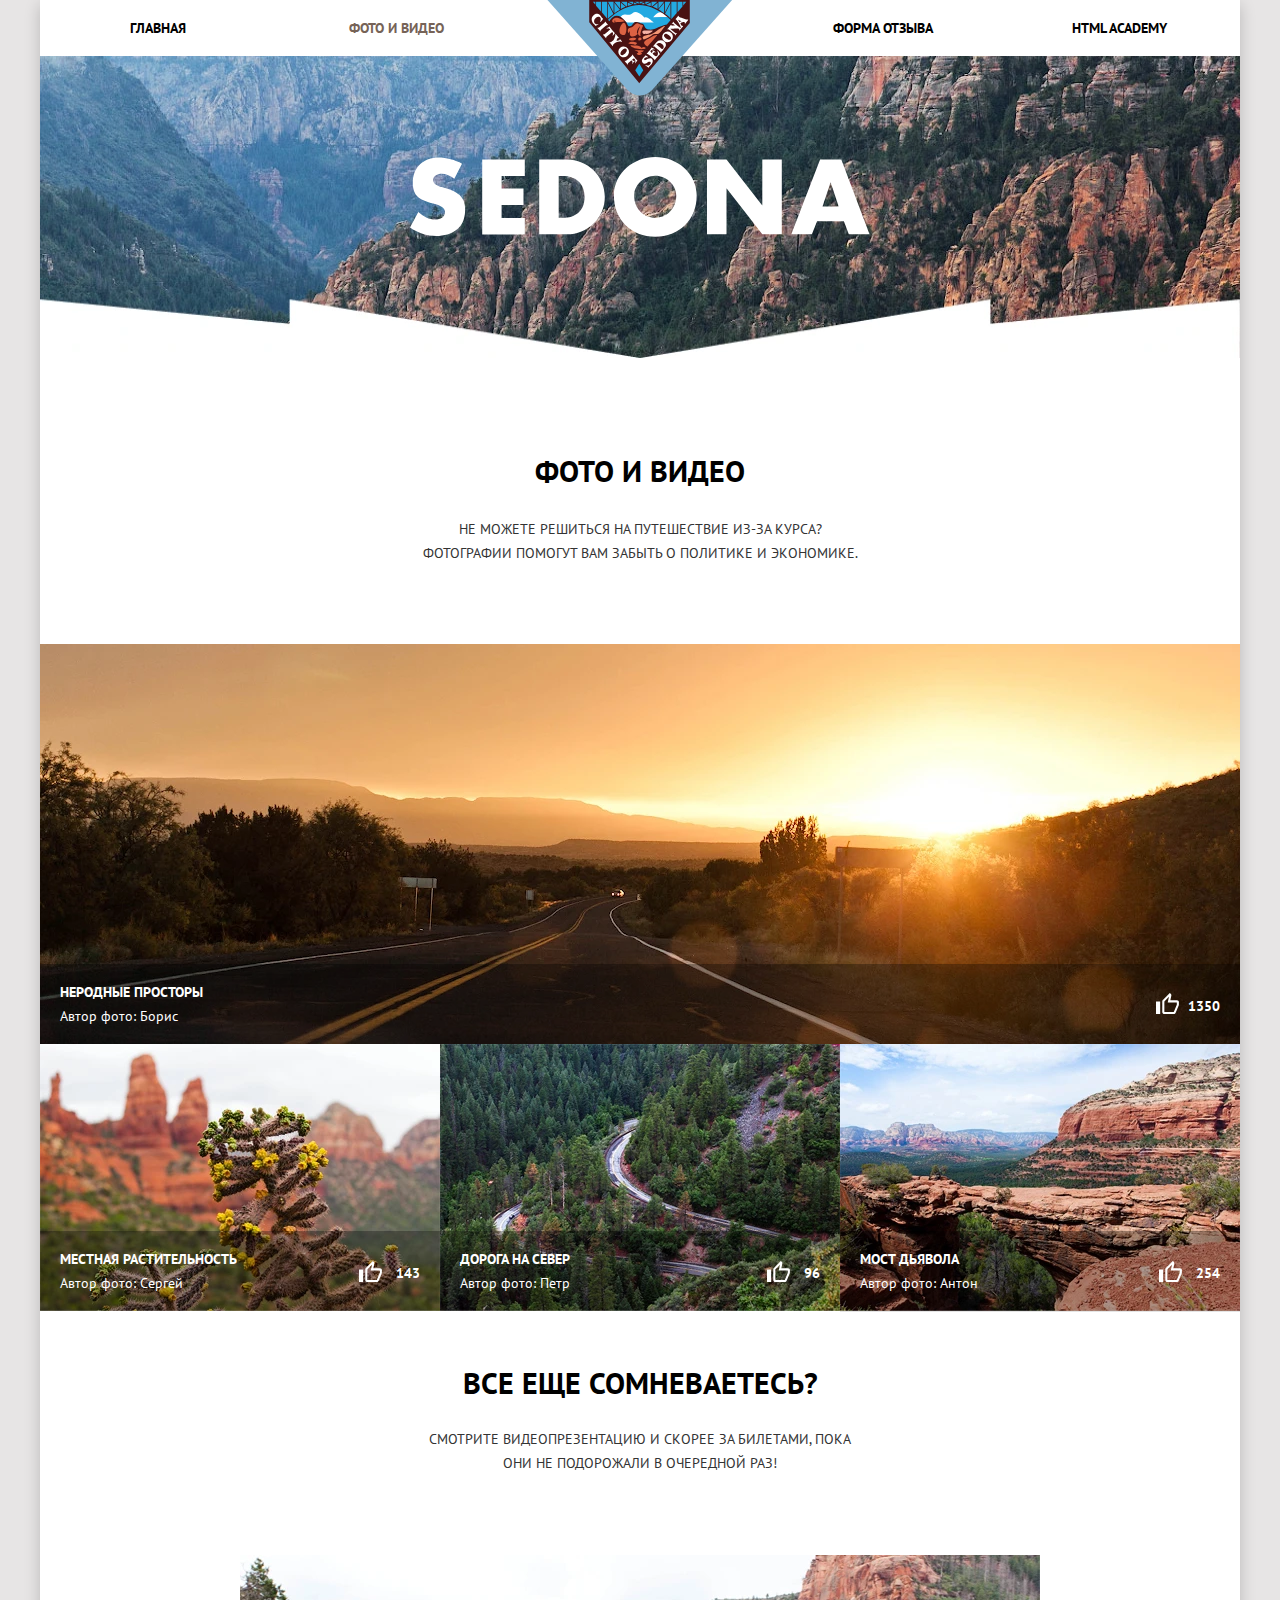
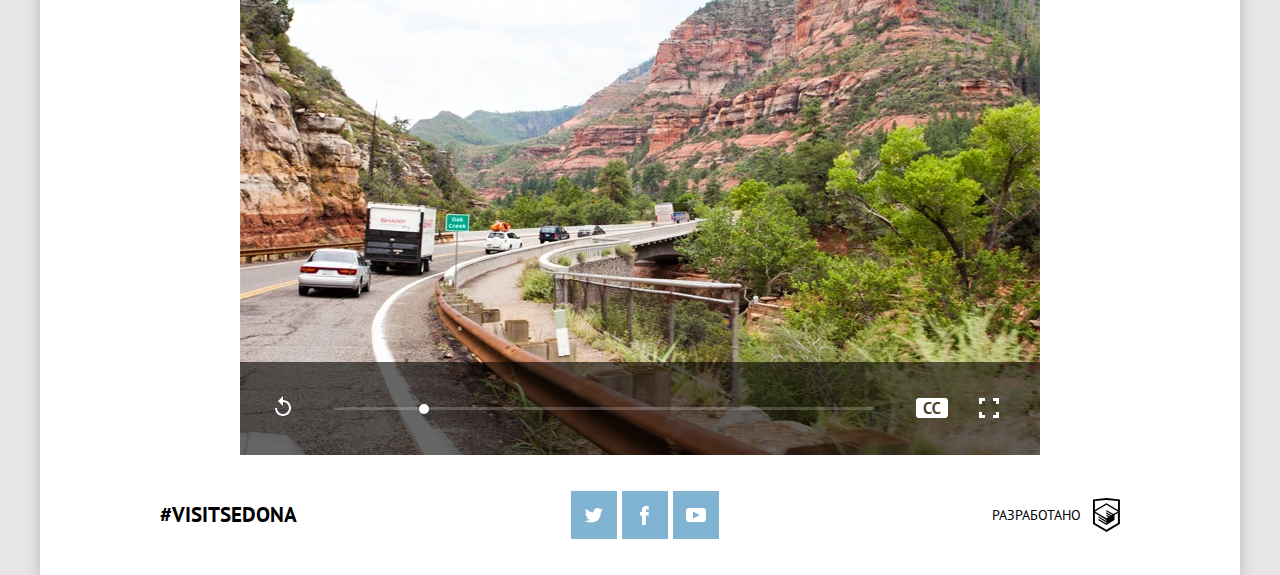
<file: catalog.html>
<!DOCTYPE html><html class="page" lang="ru"><head><meta charset="UTF-8"><meta http-equiv="X-UA-Compatible" content="IE=edge"><meta name="viewport" content="width=device-width,initial-scale=1"><link rel="icon" href="favicon.ico"><link rel="stylesheet" href="./css/style.min.css"><link rel="icon" href="image/favicons/favicon.svg" type="image/svg+xml"><link rel="apple-touch-icon" href="image/favicons/apple.png"><title>Седона - Фото и видео</title></head><body class="page__body"><svg style="display:none;"><symbol id="logo__desktop" viewBox="0 0 187 97"><path fill="#81B3D3" d="M186.6 0H0l80.5 90.5c7.1 7.9 18.6 7.9 25.7 0L186.6 0Z"/><path fill="#23A9E1" d="m43.2.7 49.6 58.4 49.3-58L43.2.7Z"/><path fill="#fff" d="M122 17.3c-5.1 0-10.1.1-15.2.1 6-6.9 8.7-6.2 15.2-.1ZM80.8 22.7h26.7c-2-1.2-6.7-7.1-9.3-4.9-.2.2-7.5-8.9-12.3-4.5-4.2 3.8-6.1-.5-10.9 2.5-5.3 3.6 3.2 5.7 5.8 6.9Z"/><path fill="#491213" d="M93.1 0H42.2v22.5L92.8 84l.3-.4 50.7-60.4V0H93.1ZM54.9 1.8h5.5V19l-5.5-6.5V1.8Zm-.8 9.8-5-5.9V1.8h5v9.8Zm19.3-2.7-5.7-7.1h5.7v7.1Zm-6.6 3.8L61.2 1.8h5.6v10.9Zm-5.7-9.3 5.5 10.7c-2.8 2.1-4.7 4-5.5 4.9V3.4Zm6.5-.5 5.6 6.9c-1.1.6-2.2 1.3-3.1 1.9-.9.6-1.7 1.2-2.5 1.8V2.9Zm6.6-.2L79 6.9c-1.7.7-3.3 1.5-4.8 2.3V2.7Zm5.6 3.9-5.4-4.8h6v4.6c-.3 0-.4.1-.6.2Zm19.1-4.8h5l-5 2.4V1.8Zm-5.8 0h4.4l-4.4 2.1V1.8Zm-.9 2-4.2-2h4.2v2Zm-5.5.5-5.1-2.5h5.1v2.5Zm-5.6-1.9 4.7 2.3c-1.6.4-3.2.8-4.7 1.3V2.4Zm6.4 0L90.9 4c-1.2.1-2.3.2-3.5.4v-2h.1Zm10.4.1v1.9c-1.1-.2-2.2-.3-3.4-.4l3.4-1.5Zm6.5-.1v3.7c-1.5-.5-3.1-1-4.8-1.4l4.8-2.3Zm.7-.6h5.9l-5.4 4.8c-.2-.1-.3-.1-.5-.2V1.8Zm13.6 0h5.6l-5.6 10.9V1.8Zm-6.6 0h5.7l-5.7 7v-7Zm-.8.9v6.5c-1.5-.8-3.1-1.6-4.8-2.3l4.8-4.2Zm6.6.2v10.5c-.7-.5-1.5-1-2.3-1.6-1-.7-2.2-1.4-3.4-2.1l5.7-6.8Zm6.4.5v15.2c-1.1-1-2.9-2.7-5.5-4.6l5.5-10.6Zm.8 16V1.8h5.5v11.4l-5.5 6.2c.1.1 0 .1 0 0Zm6.3-17.6h5v4.7l-5 5.8V1.8Zm-83 0v2.9l-2.5-2.9h2.5ZM61.2 20l.1.1s3.6-3.9 9.2-7.6C75.8 9 83.8 4.9 92.8 5c8.9 0 17.1 4.2 22.3 7.7 5.6 3.7 9.3 7.5 9.4 7.6l-3.9 4.5c-6.9.9-11.9 6.1-18.6 5-3.4-.6-3.5-2.5-4.5-4.5-.7-1.5-1.9-1.3-3.5-1.9-1.4-.6-2.3-1.7-5.2-1.1-2.5.6-2.8 4.5-6 4.3-1.7-.1-1.8-2.5-4.2-5.5-6.3-7.6-12.2-6.5-16.2.5l30.3 35.9L61.2 20Zm75.9-14.5V1.8h3.2l-3.2 3.7Z"/><path fill="#23A9E1" d="m88.7 70.9 4.1-6.5 4 6.5-4 6.5-4.1-6.5Z"/><path fill="#fff" d="M65.5 32.3c.5.6.9 1.3.8 2.1-.1.6-.9 1.6-.3 1.8.7-.9 1.5-1.9 2.2-2.8-.6-.2-5.4-5.8-5.4-6.5-1.1.6-2.1 1.2-3.2 1.7.2.7 1.3 0 1.9 0 .8.1 1.4.6 2 1.2-1.7 1.4-5.9 5-6.4 5.1-.2 0-1.1-.6-1.1-.1 0 .3.9 1 1 1.2.7.9 1.5 1.8 2.2 2.7.6-.3-.1-.7.2-1.2.3-.4 4.9-4.3 6.1-5.2ZM60.2 25.3c.4-.1.6.4 1-.1-.8-1-1.6-1.9-2.4-2.9-.4-.4-.8-.9-.7 0 .1.6-6.1 5.7-6.5 5.8-.5.2-.8-.4-1.1.1.7.9 1.5 1.7 2.2 2.6.2.3.5.6.7.9.3.3.2-.7.2-.6-.1-.5.5-.9.9-1.2 1.5-1.3 5.3-4.6 5.7-4.6ZM51.4 24.4c-1.8.5-3.7-.2-4.2-2s.6-3.8 2.1-4.8c1.4-1 3.6-1 4.4.8.3.8.2 1.7-.1 2.5-.2.5-.6 1 .1 1.3.9-1.1 1.7-2.2 2.6-3.3-1.1-.6-1.5-1.7-2.3-2.6-.9-1.1-2.1-2.1-3.5-2.3-2.9-.4-5.6 2.6-5.8 5.2-.1 1.5.4 2.8 1.2 4 .8 1 1.9 1.6 2.4 2.8.3.1 2.7-1 3.3-1.3-.1-.1-.1-.2-.2-.3-.7.2 0 0 0 0ZM90.7 60.8c-1.2-.8-4-4.7-4.6-5.3-.1-.1-.2-.3-.3-.4 0 0-.3.2-.2.2-.2.1.1.6-.1.9-.8 1.2-5.8 5-6 5.2-.6.4-1.2-.2-1.5.3.7.9 2.8 3.5 3 3.6.5.1.1-.8.2-1 .1-.4 2.6-2.4 3.5-3.2.3-.3.7.4.9.7.3.5.5 1 .3 1.6-.1.4-.7.9-.3 1.2.6-.7 2.4-2.8 2.6-3 .3-.3-.6 0-.5-.1-.4.2-.7.2-1.1 0-.1-.1-1.1-1.1-1-1.2.4-.4 1-1 1.5-1.1.9-.2 1.6 1.5 1.7 2.1.1.6.1 1.2-.1 1.8-.1.4-.5.7 0 .9.7-1 1.4-1.9 2.1-2.9.2-.2 0-.3-.1-.3-.1-.1.2 0 0 0ZM80.5 56.6c2.2-1.9 2.5-5.1.8-7.3-1.9-2.5-5.4-3.1-7.8-1.1-2.2 1.9-2.5 5-.8 7.3 2 2.7 5.2 3 7.8 1.1 1.2-.9-.1.1 0 0Zm-.5-4.7c-.6 1.5-2.2 3.1-3.7 3.7-1.8.7-3.1-.8-2.4-2.6.7-1.5 2.2-3.1 3.7-3.7 1.9-.7 3.1.9 2.4 2.6-.4.9.1-.2 0 0ZM74.1 42c.5.1.9.5 1.3 0-.7-.9-1.5-1.8-2.2-2.6-.6.3 0 .5-.2 1-.2.4-2.6.8-3.2.9.2-.6.9-2.6 1.2-2.8.5-.4.9.4 1.3-.1l-2.7-3.3c-.3-.4-.6-1-1-.7 0 0 0 1.5-.1 1.7-.1.2-.9 3.6-1.9 4.5-.5.4-2.2 1.9-2.7 2.1-.5.2-.8-.6-1.2 0 .8 1 1.7 2 2.5 3 .1.1.6.9.8.9.5.1.1-.9.1-1.1.2-.4 2.5-2.7 3.5-2.9 1.2-.2 3-.7 4.5-.6.3.1-.4 0 0 0Z"/><path fill="#DC6243" d="M67.8 22.9c-4-.2-2.4-4 .4-4.8 2.6-.8 8.1 1.7 9.8 3.4-2.8.9-6.4.7-9.4.9-.2-3.2-1-2.1-.8.5ZM77.3 35.4c-8.6-.1-2.8-13.3.1-12.5 3.4 1.1 3 12.6-.1 12.5ZM83.4 31.1c-.8 2.5-2.4 3-2.2-.1.2-3.5 2.5-2.7 4.9-4 2-1.1 3.1-5.2 6.6-2.8 1.6 1.1 3.4.2 3.9 1.8 0-.1-4.5 10.3-2 10.3-5 0-2.8-5.9-.9-9.9-1.8.9-4.8 6.7-2.4 7.6-1.3 1.7-5.2 3.9-7.2 2.3-1.5-1.1-.7-3.2-.7-5.2ZM87.5 40.7c-3.5 1-8.1-1.2-2.5-2.3 3.5-.7 7.2.7 2.5 2.3.1 0-.1 0 0 0ZM91.9 40.6c-.7-1.7.6-3.6 2.7-2.2 1.8 1.2-.9 3.1-2.7 2.2ZM88.9 45.2c-2.4-.7-10.5-.6-5.2-2.8 1.7-.6 10.2.2 5.2 2.8ZM99.4 48.5c-1.4-1.2-2.9-1.3-4.2 0-1.8-3.3-8.3-2.2-11.4-2.7 1.6 4.1 14.8 4.9 15.6 2.7ZM97.5 51c-3.2-.1-6.7-.6-9.6.1 1.9.5 6.4 1.8 2.2 2.9 1.5 2.2 4 2 5.6.1-.7-.3-1-.7-1.6-1.1 1.6-.3 3.2-1.2 3.4-2ZM101.1 47.1c-5.3-3.1-4-5.4.4-7.6 2.3-1.1 7.3-5.2 9.4-3.9-3.3 3.9-6.6 7.7-9.8 11.5Z"/><path fill="#F49774" d="M97.3 39.8c-4.5-4.6 6.7-4.2 8.5-5.8 1.3.4 10.8-8.3 13.1-7.7-1.7 1.9-5.2 8.1-7.8 8.1-2 0-4-.3-5.5 1.1-2.2 2.1-5.9 3.1-8.3 4.3Z"/><path fill="#F4B1A4" d="M98.8 34.2c-2.5 1.3-4.8-3.9-.5-3.4 2.8.3 5.7-.2 8.3.2-2 2.3-4.7 3.6-7.8 3.2Z"/><path fill="#fff" d="M111.4 52.5c.2.6.3 1.3.2 2-.1.9-1 2.9-2.2 2.3-1.2-.6-2.2-1.7-3.2-2.6.8-.9 1.5-1.7 2.9-1.3.4.1.7 0 .3-.3-.4-.2-3.1-2-3.3-1.8-.3.3.5.9.2 1.5-.2.4-.6.8-.9 1.2-.7-.6-1.9-1.3-1.1-2.3.5-.7 1.3-1.2 2.1-1.3.6-.1 1.8.4 2-.2-1.1-.5-2.2-1-3.3-1.6.2.8-3.3 4.5-4.1 5.5-.1.1-.7.6-.7.8 0 .4.6.1.7.1.5-.2 6.8 5.1 7 5.5.1.3-.2.6 0 .7 0 0 .2.2.3.2.4-.5 4.5-6 5.4-6.2-.8-1.2-1.6-2.4-2.4-3.7-.6.3 0 1 .1 1.5ZM105.2 59.2c-2.1-1.3-5.6 1.3-6.1 1.5-1 .5-1.8-.5-1.3-1.5.5-.8 1.4-1.2 2.3-1.3.3 0 1.3.2 1.5 0 .1-.2.2-.2 0-.3-.9-.6-1.7-1.2-2.6-1.7-.2 1.1-1.4 1.7-2.1 2.4-.8.9-1.5 1.9-1.5 3.2 0 1.1.7 2.1 1.7 2.7 1.1.6 2.3.1 3.3-.5.6-.4 1.3-.9 1.9-1.2 1-.5 2.3-.1 2 1.3-.3 1.1-1.4 2.1-2.4 2.3-.6.2-1.3.1-1.9-.1-.4-.1-1-.7-1.2-.1 1.2.8 2.3 1.7 3.5 2.5.1-.8.5-1.1 1.1-1.6.7-.6 1.4-1.3 2-2.1 1.2-1.7 1.6-4.1-.2-5.5ZM105.2 59.2c1 .6-.6-.5 0 0ZM141.9 19.6c-.7.7-8.4-2.3-9-2.8-.3-.1-.3-1.3-.7-.8l-1.2 1.5c-.4.5-.8 1-1.3 1.5-.3.3-.5.5 0 .7.8-.4 5.4 7.3 5 8.5-.7.4-6.9-5.1-7.1-5.4-.1-.1.3-1-.2-.9-.2 0-.7.9-.9 1.1-.3.4-.6.7-.9 1.1.3.5.5 0 1 0 .4.1 1.8 1.3 2.2 1.7-.7 0-2.7.1-2.9.1-.9.1-.4-.7-1-.9-.8.9-1.5 1.8-2.3 2.8-.4.5-.9 1.1-1.3 1.6-.1.1 0 0 0 .1.3.3.1.2.6 0s6.6 4.9 6.8 5.2c.4.4-.2 1 .4 1.2.6-.7 1.2-1.5 1.8-2.2.1-.1.1-.1 0-.2-.4-.4-.5.2-1 .2-.5-.1-4.4-3.4-5.9-4.6 1.8-.1 7.3-.3 8.2-.3.3 0 1.1.9 1.1 1.2-.1.4-.5.6.1.8.5-.6 1-1.1 1.5-1.7l.2-.3c.1-.1.1-.1.2-.3l.2-.2c.4-.5 1.8-2 1.6-2.1-.5-.4-.7.5-1.3-.1-.3-.2-1.2-1.8-1.4-2.2-.3-.4.6-.9 1-1.1.8-.5 3.2-1.2 3.5.3 0 .3-.3.5-.1.7 0 0 .2.2.3.2.2-.2 2.4-2.8 3.3-4-.3-.2-.4-.3-.5-.4Zm-7.4 2.2c.1 0 .2-.1 0 0-.3.2-.7.5-1 .8-.5-.9-1-1.8-1.6-2.7 1.2.5 2.4 1 3.5 1.5-.2.1-.5.2-.9.4ZM124.8 33c-2.4-2-5.6-1.4-7.6.8-1.9 2.3-1.7 5.7.6 7.6 2.3 1.9 5.7 1.4 7.6-.8 1.9-2.3 1.8-5.7-.6-7.6Zm-.3 6.6s0 .1 0 0c-1.3 1.3-3.4.1-4.5-.7-1.1-.8-3.1-2.6-1.9-4.1 1.1-1.3 3.1-.2 4.2.5 1.2.8 3.4 2.6 2.3 4.2l-.1.1Z"/><path fill="#fff" d="M124.8 33c1.2 1-.3-.2 0 0ZM124.5 39.7c0-.1 0-.1 0 0l.1-.1c-.1 0-.1.1-.1.1ZM118.2 42.1c.1.1.3.3 0 0-2.9-2.2-6.3-1.6-8.5 1.1l-3 3.6c.4.5.8-.1 1.3.2.4.3 6.2 5.1 6.3 5.4.2.5-.3.5.1.9.2.1 4.5-5.2 4.9-6.2.9-1.8.3-3.7-1.1-5Zm-1.3 6.8c-.2.3 0 .1-.7.7-.3.3-6.4-4.7-6.2-4.9.8-.9 2.6-1.6 3.6-1.3 2.2.5 5.2 3.2 3.3 5.5Z"/></symbol><symbol id="logo__tablet" viewBox="0 0 102 84"><path fill="#23A9E1" d="m1 .7 49.6 58.4 49.3-58L1 .7Z"/><path fill="#fff" d="M79.8 17.3c-5.1 0-10.1.1-15.2.1 6-6.9 8.7-6.2 15.2-.1ZM38.6 22.7h26.7c-2-1.2-6.7-7.1-9.3-4.9-.2.2-7.5-8.9-12.3-4.5-4.2 3.8-6.1-.5-10.9 2.5-5.3 3.6 3.2 5.7 5.8 6.9Z"/><path fill="#491213" d="M50.9 0H0v22.5L50.6 84l.3-.4 50.7-60.4V0H50.9Zm0 57.1-.3.4L3.7 1.8h94.4L50.9 57.1Z"/><path fill="#491213" d="m50.6 57.5.3-.4 27.6-32.3c-6.9.9-11.9 6.1-18.6 5-3.4-.6-3.5-2.5-4.5-4.5-.7-1.5-1.9-1.3-3.5-1.9-1.4-.6-2.3-1.7-5.2-1.1-2.5.6-2.8 4.5-6 4.3-1.7-.1-1.8-2.5-4.2-5.5-6.3-7.6-12.2-6.5-16.2.5l30.3 35.9Z"/><path fill="#23A9E1" d="m46.5 70.9 4.1-6.5 4 6.5-4 6.5-4.1-6.5Z"/><path fill="#fff" d="M23.3 32.3c.5.6.9 1.3.8 2.1-.1.6-.9 1.6-.3 1.8.7-.9 1.5-1.9 2.2-2.8-.6-.2-5.4-5.8-5.4-6.5-1.1.6-2.1 1.2-3.2 1.7.2.7 1.3 0 1.9 0 .8.1 1.4.6 2 1.2-1.7 1.4-5.9 5-6.4 5.1-.2 0-1.1-.6-1.1-.1 0 .3.9 1 1 1.2.7.9 1.5 1.8 2.2 2.7.6-.3-.1-.7.2-1.2.3-.4 4.9-4.3 6.1-5.2ZM18 25.3c.4-.1.6.4 1-.1-.8-1-1.6-1.9-2.4-2.9-.4-.4-.8-.9-.7 0 .1.6-6.1 5.7-6.5 5.8-.5.2-.8-.4-1.1.1.7.9 1.5 1.7 2.2 2.6.2.3.5.6.7.9.3.3.2-.7.2-.6-.1-.5.5-.9.9-1.2 1.5-1.3 5.3-4.6 5.7-4.6ZM9.2 24.4c-1.8.5-3.7-.2-4.2-2s.6-3.8 2.1-4.8c1.4-1 3.6-1 4.4.8.3.8.2 1.7-.1 2.5-.2.5-.6 1 .1 1.3.9-1.1 1.7-2.2 2.6-3.3-1.1-.6-1.5-1.7-2.3-2.6-.9-1.1-2.1-2.1-3.5-2.3-2.9-.4-5.6 2.6-5.8 5.2-.1 1.5.4 2.8 1.2 4 .8 1 1.9 1.6 2.4 2.8.3.1 2.7-1 3.3-1.3-.1-.1-.1-.2-.2-.3-.7.2 0 0 0 0ZM48.5 60.8c-1.2-.8-4-4.7-4.6-5.3-.1-.1-.2-.3-.3-.4 0 0-.3.2-.2.2-.2.1.1.6-.1.9-.8 1.2-5.8 5-6 5.2-.6.4-1.2-.2-1.5.3.7.9 2.8 3.5 3 3.6.5.1.1-.8.2-1 .1-.4 2.6-2.4 3.5-3.2.3-.3.7.4.9.7.3.5.5 1 .3 1.6-.1.4-.7.9-.3 1.2.6-.7 2.4-2.8 2.6-3 .3-.3-.6 0-.5-.1-.4.2-.7.2-1.1 0-.1-.1-1.1-1.1-1-1.2.4-.4 1-1 1.5-1.1.9-.2 1.6 1.5 1.7 2.1.1.6.1 1.2-.1 1.8-.1.4-.5.7 0 .9.7-1 1.4-1.9 2.1-2.9.2-.2 0-.3-.1-.3-.1-.1.2 0 0 0ZM38.3 56.6c2.2-1.9 2.5-5.1.8-7.3-1.9-2.5-5.4-3.1-7.8-1.1-2.2 1.9-2.5 5-.8 7.3 2 2.7 5.2 3 7.8 1.1 1.2-.9-.1.1 0 0Zm-.5-4.7c-.6 1.5-2.2 3.1-3.7 3.7-1.8.7-3.1-.8-2.4-2.6.7-1.5 2.2-3.1 3.7-3.7 1.9-.7 3.1.9 2.4 2.6-.4.9.1-.2 0 0ZM31.9 42c.5.1.9.5 1.3 0-.7-.9-1.5-1.8-2.2-2.6-.6.3 0 .5-.2 1-.2.4-2.6.8-3.2.9.2-.6.9-2.6 1.2-2.8.5-.4.9.4 1.3-.1l-2.7-3.3c-.3-.4-.6-1-1-.7 0 0 0 1.5-.1 1.7-.1.2-.9 3.6-1.9 4.5-.5.4-2.2 1.9-2.7 2.1-.5.2-.8-.6-1.2 0 .8 1 1.7 2 2.5 3 .1.1.6.9.8.9.5.1.1-.9.1-1.1.2-.4 2.5-2.7 3.5-2.9 1.2-.2 3-.7 4.5-.6.3.1-.4 0 0 0Z"/><path fill="#DC6243" d="M25.6 22.9c-4-.2-2.4-4 .4-4.8 2.6-.8 8.1 1.7 9.8 3.4-2.8.9-6.4.7-9.4.9-.2-3.2-1-2.1-.8.5ZM26.6 27.7c-2-1.6-1.4-5.3 1.8-4.1 4 2.1-.9 3.2-1.8 4.1ZM35.1 35.4c-8.6-.1-2.8-13.3.1-12.5 3.4 1.1 3 12.6-.1 12.5ZM41.2 31.1c-.8 2.5-2.4 3-2.2-.1.2-3.5 2.5-2.7 4.9-4 2-1.1 3.1-5.2 6.6-2.8 1.6 1.1 3.4.2 3.9 1.8 0-.1-4.5 10.3-2 10.3-5 0-2.8-5.9-.9-9.9-1.8.9-4.8 6.7-2.4 7.6-1.3 1.7-5.2 3.9-7.2 2.3-1.5-1.1-.7-3.2-.7-5.2ZM45.3 40.7c-3.5 1-8.1-1.2-2.5-2.3 3.5-.7 7.2.7 2.5 2.3.1 0-.1 0 0 0ZM49.7 40.6c-.7-1.7.6-3.6 2.7-2.2 1.8 1.2-.9 3.1-2.7 2.2ZM46.7 45.2c-2.4-.7-10.5-.6-5.2-2.8 1.7-.6 10.2.2 5.2 2.8ZM49.9 44.9c0-1-.5-2.7 1.4-1.9 2.2.8-1.4 2.6-1.4 1.9 0 0 0-.2 0 0ZM57.2 48.5c-1.4-1.2-2.9-1.3-4.2 0-1.8-3.3-8.3-2.2-11.4-2.7 1.6 4.1 14.8 4.9 15.6 2.7ZM55.3 51c-3.2-.1-6.7-.6-9.6.1 1.9.5 6.4 1.8 2.2 2.9 1.5 2.2 4 2 5.6.1-.7-.3-1-.7-1.6-1.1 1.6-.3 3.2-1.2 3.4-2ZM58.9 47.1c-5.3-3.1-4-5.4.4-7.6 2.3-1.1 7.3-5.2 9.4-3.9-3.3 3.9-6.6 7.7-9.8 11.5Z"/><path fill="#F49774" d="M55.1 39.8c-4.5-4.6 6.7-4.2 8.5-5.8 1.3.4 10.8-8.3 13.1-7.7-1.7 1.9-5.2 8.1-7.8 8.1-2 0-4-.3-5.5 1.1-2.2 2.1-5.9 3.1-8.3 4.3Z"/><path fill="#F4B1A4" d="M56.6 34.2c-2.5 1.3-4.8-3.9-.5-3.4 2.8.3 5.7-.2 8.3.2-2 2.3-4.7 3.6-7.8 3.2Z"/><path fill="#fff" d="M69.2 52.5c.2.6.3 1.3.2 2-.1.9-1 2.9-2.2 2.3-1.2-.6-2.2-1.7-3.2-2.6.8-.9 1.5-1.7 2.9-1.3.4.1.7 0 .3-.3-.4-.2-3.1-2-3.3-1.8-.3.3.5.9.2 1.5-.2.4-.6.8-.9 1.2-.7-.6-1.9-1.3-1.1-2.3.5-.7 1.3-1.2 2.1-1.3.6-.1 1.8.4 2-.2-1.1-.5-2.2-1-3.3-1.6.2.8-3.3 4.5-4.1 5.5-.1.1-.7.6-.7.8 0 .4.6.1.7.1.5-.2 6.8 5.1 7 5.5.1.3-.2.6 0 .7 0 0 .2.2.3.2.4-.5 4.5-6 5.4-6.2-.8-1.2-1.6-2.4-2.4-3.7-.6.3 0 1 .1 1.5ZM63 59.2c-2.1-1.3-5.6 1.3-6.1 1.5-1 .5-1.8-.5-1.3-1.5.5-.8 1.4-1.2 2.3-1.3.3 0 1.3.2 1.5 0 .1-.2.2-.2 0-.3-.9-.6-1.7-1.2-2.6-1.7-.2 1.1-1.4 1.7-2.1 2.4-.8.9-1.5 1.9-1.5 3.2 0 1.1.7 2.1 1.7 2.7 1.1.6 2.3.1 3.3-.5.6-.4 1.3-.9 1.9-1.2 1-.5 2.3-.1 2 1.3-.3 1.1-1.4 2.1-2.4 2.3-.6.2-1.3.1-1.9-.1-.4-.1-1-.7-1.2-.1 1.2.8 2.3 1.7 3.5 2.5.1-.8.5-1.1 1.1-1.6.7-.6 1.4-1.3 2-2.1 1.2-1.7 1.6-4.1-.2-5.5ZM63 59.2c1 .6-.6-.5 0 0ZM99.7 19.6c-.7.7-8.4-2.3-9-2.8-.3-.1-.3-1.3-.7-.8l-1.2 1.5c-.4.5-.8 1-1.3 1.5-.3.3-.5.5 0 .7.8-.4 5.4 7.3 5 8.5-.7.4-6.9-5.1-7.1-5.4-.1-.1.3-1-.2-.9-.2 0-.7.9-.9 1.1-.3.4-.6.7-.9 1.1.3.5.5 0 1 0 .4.1 1.8 1.3 2.2 1.7-.7 0-2.7.1-2.9.1-.9.1-.4-.7-1-.9-.8.9-1.5 1.8-2.3 2.8-.4.5-.9 1.1-1.3 1.6-.1.1 0 0 0 .1.3.3.1.2.6 0s6.6 4.9 6.8 5.2c.4.4-.2 1 .4 1.2.6-.7 1.2-1.5 1.8-2.2.1-.1.1-.1 0-.2-.4-.4-.5.2-1 .2-.5-.1-4.4-3.4-5.9-4.6 1.8-.1 7.3-.3 8.2-.3.3 0 1.1.9 1.1 1.2-.1.4-.5.6.1.8.5-.6 1-1.1 1.5-1.7l.2-.3c.1-.1.1-.1.2-.3l.2-.2c.4-.5 1.8-2 1.6-2.1-.5-.4-.7.5-1.3-.1-.3-.2-1.2-1.8-1.4-2.2-.3-.4.6-.9 1-1.1.8-.5 3.2-1.2 3.5.3 0 .3-.3.5-.1.7 0 0 .2.2.3.2.2-.2 2.4-2.8 3.3-4-.3-.2-.4-.3-.5-.4Zm-7.4 2.2c.1 0 .2-.1 0 0-.3.2-.7.5-1 .8-.5-.9-1-1.8-1.6-2.7 1.2.5 2.4 1 3.5 1.5-.2.1-.5.2-.9.4ZM82.6 33c-2.4-2-5.6-1.4-7.6.8-1.9 2.3-1.7 5.7.6 7.6 2.3 1.9 5.7 1.4 7.6-.8 1.9-2.3 1.8-5.7-.6-7.6Zm-.3 6.6s0 .1 0 0c-1.3 1.3-3.4.1-4.5-.7-1.1-.8-3.1-2.6-1.9-4.1 1.1-1.3 3.1-.2 4.2.5 1.2.8 3.4 2.6 2.3 4.2l-.1.1Z"/><path fill="#fff" d="M82.6 33c1.2 1-.3-.2 0 0ZM82.3 39.7c0-.1 0-.1 0 0l.1-.1c-.1 0-.1.1-.1.1ZM76 42.1c.1.1.3.3 0 0-2.9-2.2-6.3-1.6-8.5 1.1l-3 3.6c.4.5.8-.1 1.3.2.4.3 6.2 5.1 6.3 5.4.2.5-.3.5.1.9.2.1 4.5-5.2 4.9-6.2.9-1.8.3-3.7-1.1-5Zm-1.3 6.8c-.2.3 0 .1-.7.7-.3.3-6.4-4.7-6.2-4.9.8-.9 2.6-1.6 3.6-1.3 2.2.5 5.2 3.2 3.3 5.5Z"/></symbol><symbol id="logo__mobile" viewBox="0 0 102 84"><path fill="#23A9E1" d="m0 0 50.6 59.1L101.7 0H0Z"/><path fill="#491213" d="M50.9 0H0v22.5L50.6 84l.3-.4 50.7-60.4V0H50.9Zm0 57.1-.3.4L3.7 1.8h94.4L50.9 57.1Z"/><path fill="#491213" d="m50.6 57.5.3-.4 27.6-32.3c-6.9.9-11.9 6.1-18.6 5-3.4-.6-3.5-2.5-4.5-4.5-.7-1.5-1.9-1.3-3.5-1.9-1.4-.6-2.3-1.7-5.2-1.1-2.5.6-2.8 4.5-6 4.3-1.7-.1-1.8-2.5-4.2-5.5-6.3-7.6-12.2-6.5-16.2.5l30.3 35.9Z"/><path fill="#fff" d="M23.3 32.2c.5.6.9 1.3.8 2.1-.1.6-.9 1.5-.3 1.8.7-.9 1.5-1.9 2.2-2.8-.6-.2-5.4-5.8-5.4-6.5-1.1.6-2.1 1.2-3.2 1.7.2.7 1.3 0 1.9 0 .8.1 1.4.6 2 1.2-1.7 1.4-5.9 5-6.4 5.1-.2 0-1.1-.6-1.1-.1 0 .3.9 1 1 1.2.7.9 1.5 1.8 2.2 2.7.6-.3-.1-.7.2-1.2.3-.3 4.9-4.2 6.1-5.2ZM18 25.3c.4-.1.6.4 1-.1-.8-1-1.6-1.9-2.4-2.9-.4-.4-.8-.9-.7 0 .1.6-6.1 5.7-6.5 5.8-.5.2-.8-.4-1.1.1.7.9 1.5 1.7 2.2 2.6.2.3.5.6.7.9.3.3.2-.7.2-.6-.1-.5.5-.9.9-1.2 1.5-1.4 5.3-4.6 5.7-4.6ZM9.2 24.4c-1.8.5-3.6-.2-4.2-2-.5-1.8.6-3.8 2.1-4.8 1.4-1 3.6-1 4.4.8.3.8.2 1.7-.1 2.5-.2.5-.6 1 .1 1.3.9-1.1 1.7-2.2 2.6-3.3-1.1-.6-1.5-1.7-2.3-2.6-.9-1.1-2.1-2.1-3.5-2.3-2.9-.4-5.6 2.6-5.8 5.2-.1 1.5.4 2.8 1.2 4 .8 1 1.9 1.6 2.4 2.8.3.1 2.7-1 3.3-1.3-.1-.1-.1-.3-.2-.3-.7.2 0 0 0 0ZM48.5 60.8c-1.2-.8-4-4.7-4.6-5.3-.1-.1-.2-.3-.3-.4 0 0-.3.2-.2.2-.2.1.1.6-.1.9-.8 1.2-5.8 5-6 5.2-.6.4-1.2-.2-1.5.3.7.9 2.8 3.5 3 3.6.5.1.1-.8.2-1 .1-.4 2.6-2.4 3.5-3.2.3-.3.7.4.9.7.3.5.5 1 .3 1.6-.1.4-.7.9-.3 1.2.6-.7 2.4-2.8 2.6-3 .3-.3-.6 0-.5-.1-.4.2-.7.2-1.1 0-.1-.1-1.1-1.1-1-1.2.4-.4 1-1 1.5-1.1.9-.2 1.6 1.5 1.7 2.1.1.6.1 1.2-.1 1.8-.1.4-.5.7 0 .9.7-1 1.4-1.9 2.1-2.9.2-.2 0-.3-.1-.3-.1-.1.2 0 0 0ZM38.3 56.6c2.2-1.9 2.5-5.1.8-7.3-1.9-2.5-5.4-3.1-7.8-1.1-2.2 1.9-2.5 5-.8 7.3 2 2.7 5.2 3 7.8 1.1 1.2-.9-.1.1 0 0Zm-.5-4.7c-.6 1.5-2.2 3.1-3.7 3.7-1.8.7-3.1-.8-2.4-2.6.6-1.5 2.2-3.1 3.7-3.7 1.9-.7 3.1.9 2.4 2.6-.3.9.1-.2 0 0ZM31.9 42c.5.1.9.6 1.3 0-.7-.9-1.5-1.8-2.2-2.6-.6.3 0 .5-.2 1-.2.4-2.6.8-3.2.9.2-.6.9-2.6 1.2-2.8.5-.4.9.4 1.3-.1l-2.7-3.3c-.3-.4-.6-1-1-.7 0 0 0 1.5-.1 1.7-.1.2-.9 3.6-1.9 4.5-.5.4-2.2 1.9-2.7 2.1-.5.2-.8-.6-1.2 0 .8 1 1.7 2 2.5 3 .1.1.6.9.8.9.5.1.1-.9.1-1.1.2-.4 2.5-2.7 3.5-2.9 1.2-.3 3-.8 4.5-.6.3.1-.4 0 0 0ZM69.2 52.4c.2.6.3 1.3.2 2-.1.9-1 2.9-2.2 2.3C66 56.1 65 55 64 54.1c.8-.9 1.5-1.7 2.9-1.3.4.1.7 0 .3-.3-.4-.2-3.1-2-3.3-1.8-.3.3.5.9.2 1.5-.2.4-.6.8-.9 1.2-.7-.6-1.9-1.3-1.1-2.3.5-.7 1.3-1.2 2.1-1.3.6-.1 1.8.4 2-.2-1.1-.5-2.2-1-3.3-1.6.2.8-3.3 4.5-4.1 5.5-.1.1-.7.6-.7.8 0 .4.6.1.7.1.5-.2 6.8 5.1 7 5.5.1.3-.2.6 0 .7 0 0 .2.2.3.2.4-.5 4.5-6 5.4-6.2-.8-1.2-1.6-2.4-2.4-3.7-.6.4 0 1.1.1 1.5ZM63 59.2c-2.1-1.3-5.6 1.3-6.1 1.5-1 .5-1.8-.5-1.3-1.5.5-.8 1.4-1.2 2.3-1.3.3 0 1.4.2 1.5 0 .1-.2.2-.2 0-.3-.9-.6-1.7-1.2-2.6-1.7-.2 1.1-1.4 1.7-2.1 2.4-.8.9-1.5 1.9-1.5 3.2 0 1.1.7 2.1 1.7 2.7 1.1.6 2.3.1 3.3-.5.6-.4 1.3-.9 1.9-1.2 1-.5 2.3-.1 2 1.3-.3 1.1-1.4 2.1-2.4 2.3-.6.2-1.3.1-1.9-.1-.4-.1-1-.7-1.2-.1 1.2.8 2.3 1.7 3.5 2.5.1-.8.5-1.1 1.1-1.6.7-.6 1.4-1.3 2-2.1 1.2-1.7 1.6-4.1-.2-5.5ZM63 59.2c1 .5-.6-.5 0 0ZM99.7 19.6c-.7.7-8.4-2.3-9-2.8-.3-.1-.3-1.3-.7-.8l-1.2 1.5c-.4.5-.8 1-1.3 1.5-.3.3-.5.5 0 .7.8-.4 5.4 7.3 5 8.5-.7.4-6.9-5.1-7.1-5.4-.1-.1.3-1-.2-.9-.2 0-.7.9-.9 1.1-.3.4-.6.7-.9 1.1.3.5.5 0 1 0 .4.1 1.8 1.3 2.2 1.7-.7 0-2.7.1-2.9.1-.9.1-.4-.7-1-.9-.8.9-1.5 1.8-2.3 2.8-.4.5-.9 1.1-1.3 1.6-.1.1 0 0 .1.1.3.3.1.2.6 0s6.6 4.9 6.8 5.2c.4.5-.2 1 .4 1.2.6-.7 1.2-1.5 1.8-2.2.1-.1.1-.1 0-.2-.4-.4-.5.2-1 .2-.5-.1-4.4-3.4-5.9-4.6 1.8-.1 7.3-.3 8.2-.3.3 0 1.1.9 1.1 1.2-.1.4-.5.6.1.8.5-.6 1-1.1 1.5-1.7l.2-.3c.1-.1.1-.1.2-.3l.2-.2c.4-.5 1.8-2 1.6-2.2-.5-.4-.7.5-1.3-.1-.3-.2-1.2-1.8-1.4-2.2-.3-.4.6-.9 1-1.1.8-.5 3.2-1.2 3.5.3 0 .3-.3.5-.1.7 0 0 .2.2.3.2.2-.2 2.4-2.8 3.3-4-.4-.1-.5-.2-.6-.3Zm-7.4 2.2c.1-.1.2-.1 0 0-.3.2-.7.5-1 .8-.5-.9-1-1.8-1.6-2.7 1.2.5 2.4 1 3.5 1.5-.2 0-.5.2-.9.4ZM82.6 33c-2.4-2-5.6-1.4-7.6.8-1.9 2.3-1.7 5.7.6 7.6 2.3 1.9 5.7 1.4 7.6-.8 1.9-2.3 1.8-5.7-.6-7.6Zm-.3 6.6c-1.3 1.3-3.4.1-4.5-.7-1.1-.8-3.1-2.6-1.9-4.1 1.1-1.3 3.1-.2 4.2.5 1.2.8 3.4 2.6 2.3 4.2l-.1.1Z"/><path fill="#fff" d="M82.6 33c1.2 1-.3-.2 0 0ZM82.3 39.6l.1-.1-.1.1ZM76 42.1c.1.1.3.2 0 0-2.9-2.2-6.3-1.6-8.5 1.1l-3 3.6c.4.5.8-.1 1.3.2.4.3 6.2 5.1 6.3 5.4.2.5-.3.5.1.9.2.1 4.5-5.2 4.9-6.2.9-1.8.3-3.8-1.1-5Zm-1.3 6.8c-.2.3 0 .1-.7.7-.3.3-6.4-4.7-6.2-4.9.8-.9 2.6-1.6 3.6-1.3 2.2.4 5.2 3.1 3.3 5.5Z"/><path fill="#491213" d="m50.6 57.5.3-.4 27.6-32.3c-6.9.9-11.9 6.1-18.6 5-3.4-.6-3.5-2.5-4.5-4.5-.7-1.5-1.9-1.3-3.5-1.9-1.4-.6-2.3-1.7-5.2-1.1-2.5.6-2.8 4.5-6 4.3-1.7-.1-1.8-2.5-4.2-5.5-6.3-7.6-12.2-6.5-16.2.5l30.3 35.9Z"/><path fill="#23A9E1" d="m46.5 70.9 4.1-6.5 4 6.5-4 6.5-4.1-6.5Z"/><path fill="#fff" d="M23.3 32.3c.5.6.9 1.3.8 2.1-.1.6-.9 1.6-.3 1.8.7-.9 1.5-1.9 2.2-2.8-.6-.2-5.4-5.8-5.4-6.5-1.1.6-2.1 1.2-3.2 1.7.2.7 1.3 0 1.9 0 .8.1 1.4.6 2 1.2-1.7 1.4-5.9 5-6.4 5.1-.2 0-1.1-.6-1.1-.1 0 .3.9 1 1 1.2.7.9 1.5 1.8 2.2 2.7.6-.3-.1-.7.2-1.2.3-.4 4.9-4.3 6.1-5.2ZM18 25.3c.4-.1.6.4 1-.1-.8-1-1.6-1.9-2.4-2.9-.4-.4-.8-.9-.7 0 .1.6-6.1 5.7-6.5 5.8-.5.2-.8-.4-1.1.1.7.9 1.5 1.7 2.2 2.6.2.3.5.6.7.9.3.3.2-.7.2-.6-.1-.5.5-.9.9-1.2 1.5-1.3 5.3-4.6 5.7-4.6ZM9.2 24.4c-1.8.5-3.7-.2-4.2-2s.6-3.8 2.1-4.8c1.4-1 3.6-1 4.4.8.3.8.2 1.7-.1 2.5-.2.5-.6 1 .1 1.3.9-1.1 1.7-2.2 2.6-3.3-1.1-.6-1.5-1.7-2.3-2.6-.9-1.1-2.1-2.1-3.5-2.3-2.9-.4-5.6 2.6-5.8 5.2-.1 1.5.4 2.8 1.2 4 .8 1 1.9 1.6 2.4 2.8.3.1 2.7-1 3.3-1.3-.1-.1-.1-.2-.2-.3-.7.2 0 0 0 0ZM48.5 60.8c-1.2-.8-4-4.7-4.6-5.3-.1-.1-.2-.3-.3-.4 0 0-.3.2-.2.2-.2.1.1.6-.1.9-.8 1.2-5.8 5-6 5.2-.6.4-1.2-.2-1.5.3.7.9 2.8 3.5 3 3.6.5.1.1-.8.2-1 .1-.4 2.6-2.4 3.5-3.2.3-.3.7.4.9.7.3.5.5 1 .3 1.6-.1.4-.7.9-.3 1.2.6-.7 2.4-2.8 2.6-3 .3-.3-.6 0-.5-.1-.4.2-.7.2-1.1 0-.1-.1-1.1-1.1-1-1.2.4-.4 1-1 1.5-1.1.9-.2 1.6 1.5 1.7 2.1.1.6.1 1.2-.1 1.8-.1.4-.5.7 0 .9.7-1 1.4-1.9 2.1-2.9.2-.2 0-.3-.1-.3-.1-.1.2 0 0 0ZM38.3 56.6c2.2-1.9 2.5-5.1.8-7.3-1.9-2.5-5.4-3.1-7.8-1.1-2.2 1.9-2.5 5-.8 7.3 2 2.7 5.2 3 7.8 1.1 1.2-.9-.1.1 0 0Zm-.5-4.7c-.6 1.5-2.2 3.1-3.7 3.7-1.8.7-3.1-.8-2.4-2.6.7-1.5 2.2-3.1 3.7-3.7 1.9-.7 3.1.9 2.4 2.6-.4.9.1-.2 0 0ZM31.9 42c.5.1.9.5 1.3 0-.7-.9-1.5-1.8-2.2-2.6-.6.3 0 .5-.2 1-.2.4-2.6.8-3.2.9.2-.6.9-2.6 1.2-2.8.5-.4.9.4 1.3-.1l-2.7-3.3c-.3-.4-.6-1-1-.7 0 0 0 1.5-.1 1.7-.1.2-.9 3.6-1.9 4.5-.5.4-2.2 1.9-2.7 2.1-.5.2-.8-.6-1.2 0 .8 1 1.7 2 2.5 3 .1.1.6.9.8.9.5.1.1-.9.1-1.1.2-.4 2.5-2.7 3.5-2.9 1.2-.2 3-.7 4.5-.6.3.1-.4 0 0 0Z"/><path fill="#DC6243" d="M25.6 22.9c-4-.2-2.4-4 .4-4.8 2.6-.8 8.1 1.7 9.8 3.4-2.8.9-6.4.7-9.4.9-.2-3.2-1-2.1-.8.5ZM26.6 27.7c-2-1.6-1.4-5.3 1.8-4.1 4 2.1-.9 3.2-1.8 4.1ZM35.1 35.4c-8.6-.1-2.8-13.3.1-12.5 3.4 1.1 3 12.6-.1 12.5ZM41.2 31.1c-.8 2.5-2.4 3-2.2-.1.2-3.5 2.5-2.7 4.9-4 2-1.1 3.1-5.2 6.6-2.8 1.6 1.1 3.4.2 3.9 1.8 0-.1-4.5 10.3-2 10.3-5 0-2.8-5.9-.9-9.9-1.8.9-4.8 6.7-2.4 7.6-1.3 1.7-5.2 3.9-7.2 2.3-1.5-1.1-.7-3.2-.7-5.2ZM45.3 40.7c-3.5 1-8.1-1.2-2.5-2.3 3.5-.7 7.2.7 2.5 2.3.1 0-.1 0 0 0ZM49.7 40.6c-.7-1.7.6-3.6 2.7-2.2 1.8 1.2-.9 3.1-2.7 2.2ZM46.7 45.2c-2.4-.7-10.5-.6-5.2-2.8 1.7-.6 10.2.2 5.2 2.8ZM49.9 44.9c0-1-.5-2.7 1.4-1.9 2.2.8-1.4 2.6-1.4 1.9 0 0 0-.2 0 0ZM57.2 48.5c-1.4-1.2-2.9-1.3-4.2 0-1.8-3.3-8.3-2.2-11.4-2.7 1.6 4.1 14.8 4.9 15.6 2.7ZM55.3 51c-3.2-.1-6.7-.6-9.6.1 1.9.5 6.4 1.8 2.2 2.9 1.5 2.2 4 2 5.6.1-.7-.3-1-.7-1.6-1.1 1.6-.3 3.2-1.2 3.4-2ZM58.9 47.1c-5.3-3.1-4-5.4.4-7.6 2.3-1.1 7.3-5.2 9.4-3.9-3.3 3.9-6.6 7.7-9.8 11.5Z"/><path fill="#F49774" d="M55.1 39.8c-4.5-4.6 6.7-4.2 8.5-5.8 1.3.4 10.8-8.3 13.1-7.7-1.7 1.9-5.2 8.1-7.8 8.1-2 0-4-.3-5.5 1.1-2.2 2.1-5.9 3.1-8.3 4.3Z"/><path fill="#F4B1A4" d="M56.6 34.2c-2.5 1.3-4.8-3.9-.5-3.4 2.8.3 5.7-.2 8.3.2-2 2.3-4.7 3.6-7.8 3.2Z"/><path fill="#fff" d="M69.2 52.5c.2.6.3 1.3.2 2-.1.9-1 2.9-2.2 2.3-1.2-.6-2.2-1.7-3.2-2.6.8-.9 1.5-1.7 2.9-1.3.4.1.7 0 .3-.3-.4-.2-3.1-2-3.3-1.8-.3.3.5.9.2 1.5-.2.4-.6.8-.9 1.2-.7-.6-1.9-1.3-1.1-2.3.5-.7 1.3-1.2 2.1-1.3.6-.1 1.8.4 2-.2-1.1-.5-2.2-1-3.3-1.6.2.8-3.3 4.5-4.1 5.5-.1.1-.7.6-.7.8 0 .4.6.1.7.1.5-.2 6.8 5.1 7 5.5.1.3-.2.6 0 .7 0 0 .2.2.3.2.4-.5 4.5-6 5.4-6.2-.8-1.2-1.6-2.4-2.4-3.7-.6.3 0 1 .1 1.5ZM63 59.2c-2.1-1.3-5.6 1.3-6.1 1.5-1 .5-1.8-.5-1.3-1.5.5-.8 1.4-1.2 2.3-1.3.3 0 1.3.2 1.5 0 .1-.2.2-.2 0-.3-.9-.6-1.7-1.2-2.6-1.7-.2 1.1-1.4 1.7-2.1 2.4-.8.9-1.5 1.9-1.5 3.2 0 1.1.7 2.1 1.7 2.7 1.1.6 2.3.1 3.3-.5.6-.4 1.3-.9 1.9-1.2 1-.5 2.3-.1 2 1.3-.3 1.1-1.4 2.1-2.4 2.3-.6.2-1.3.1-1.9-.1-.4-.1-1-.7-1.2-.1 1.2.8 2.3 1.7 3.5 2.5.1-.8.5-1.1 1.1-1.6.7-.6 1.4-1.3 2-2.1 1.2-1.7 1.6-4.1-.2-5.5ZM63 59.2c1 .6-.6-.5 0 0ZM99.7 19.6c-.7.7-8.4-2.3-9-2.8-.3-.1-.3-1.3-.7-.8l-1.2 1.5c-.4.5-.8 1-1.3 1.5-.3.3-.5.5 0 .7.8-.4 5.4 7.3 5 8.5-.7.4-6.9-5.1-7.1-5.4-.1-.1.3-1-.2-.9-.2 0-.7.9-.9 1.1-.3.4-.6.7-.9 1.1.3.5.5 0 1 0 .4.1 1.8 1.3 2.2 1.7-.7 0-2.7.1-2.9.1-.9.1-.4-.7-1-.9-.8.9-1.5 1.8-2.3 2.8-.4.5-.9 1.1-1.3 1.6-.1.1 0 0 0 .1.3.3.1.2.6 0s6.6 4.9 6.8 5.2c.4.4-.2 1 .4 1.2.6-.7 1.2-1.5 1.8-2.2.1-.1.1-.1 0-.2-.4-.4-.5.2-1 .2-.5-.1-4.4-3.4-5.9-4.6 1.8-.1 7.3-.3 8.2-.3.3 0 1.1.9 1.1 1.2-.1.4-.5.6.1.8.5-.6 1-1.1 1.5-1.7l.2-.3c.1-.1.1-.1.2-.3l.2-.2c.4-.5 1.8-2 1.6-2.1-.5-.4-.7.5-1.3-.1-.3-.2-1.2-1.8-1.4-2.2-.3-.4.6-.9 1-1.1.8-.5 3.2-1.2 3.5.3 0 .3-.3.5-.1.7 0 0 .2.2.3.2.2-.2 2.4-2.8 3.3-4-.3-.2-.4-.3-.5-.4Zm-7.4 2.2c.1 0 .2-.1 0 0-.3.2-.7.5-1 .8-.5-.9-1-1.8-1.6-2.7 1.2.5 2.4 1 3.5 1.5-.2.1-.5.2-.9.4ZM82.6 33c-2.4-2-5.6-1.4-7.6.8-1.9 2.3-1.7 5.7.6 7.6 2.3 1.9 5.7 1.4 7.6-.8 1.9-2.3 1.8-5.7-.6-7.6Zm-.3 6.6s0 .1 0 0c-1.3 1.3-3.4.1-4.5-.7-1.1-.8-3.1-2.6-1.9-4.1 1.1-1.3 3.1-.2 4.2.5 1.2.8 3.4 2.6 2.3 4.2l-.1.1Z"/><path fill="#fff" d="M82.6 33c1.2 1-.3-.2 0 0ZM82.3 39.7c0-.1 0-.1 0 0l.1-.1c-.1 0-.1.1-.1.1ZM76 42.1c.1.1.3.3 0 0-2.9-2.2-6.3-1.6-8.5 1.1l-3 3.6c.4.5.8-.1 1.3.2.4.3 6.2 5.1 6.3 5.4.2.5-.3.5.1.9.2.1 4.5-5.2 4.9-6.2.9-1.8.3-3.7-1.1-5Zm-1.3 6.8c-.2.3 0 .1-.7.7-.3.3-6.4-4.7-6.2-4.9.8-.9 2.6-1.6 3.6-1.3 2.2.5 5.2 3.2 3.3 5.5Z"/></symbol></svg><header class="header"><div class="header__wrapper"><nav class="header__nav-main"><div class="header__nav-wrapper"><a class="logo" href="index.html"><div class="logo__wrapper"><svg class="logo__image-mobile" width="102" height="84" role="img" aria-label="Sedona"><use xlink:href="#logo__mobile"></use></svg> <svg class="logo__image-teblet" width="102" height="84" role="img" aria-label="Sedona"><use xlink:href="#logo__tablet"></use></svg> <svg class="logo__image-desktop" width="187" height="96" role="img" aria-label="Sedona"><use xlink:href="#logo__desktop"></use></svg></div></a><button class="header__toggle-button header__toggle-button--close" type="button"><span class="visually-hidden">Открыть Меню</span></button></div><ul class="header__nav-list header__nav-list--close"><li class="header__nav-item header__nav-item--gradient"><a class="header__nav-link" href="index.html">Главная</a></li><li class="header__nav-item header__nav-item--gradient"><a class="header__nav-link header__nav-link--current" href="catalog.html">Фото и видео</a></li><li class="header__nav-item header__nav-item--gradient"><a class="header__nav-link" href="form.html">Форма отзыва</a></li><li class="header__nav-item header__nav-item--gradient"><a class="header__nav-link" href="https://htmlacademy.ru">html academy</a></li></ul></nav></div></header><main><section class="promo"><h1 class="visually-hidden">Седона Каньон</h1><div class="promo__wrapper-second"><picture><source media="(min-width:1200px)" srcset="./image/content/second-promo__desktop.svg"><source media="(min-width:768px)" srcset="./image/content/second-promo__tablet.svg"><img class="promo__image-second" src="./image/content/second-promo__mobile.svg" alt="Добро пожаловать в Седону"></picture></div></section><section class="gallery"><header class="gallery__header"><h2 class="gallery__title">Фото и видео</h2><p class="gallery__text">Не можете решиться на путешествие из-за курса? Фотографии помогут вам забыть о политике и экономике.</p></header><ul class="gallery__list-photo"><li class="gallery__item-photo gallery__item-photo--main-photo"><figure class="gallery__wrapper-photo"><picture><source type="image/webp" media="(min-width:1200px)" srcset="./image/content/photo-1-desktop.webp, ./image/content/photo-1-desktop@2x.webp 2x"><source type="image/webp" media="(min-width:768px)" srcset="./image/content/photo-1-tablet.webp, ./image/content/photo-1-tablet@2x.webp 2x"><source type="image/webp" srcset="./image/content/photo-1-mobile.webp, ./image/content/photo-1-mobile@2x.webp 2x"><source media="(min-width:1200px)" srcset="./image/content/photo-1-desktop.jpg, ./image/content/photo-1-desktop@2x.jpg 2x"><source media="(min-width:768px)" srcset="./image/content/photo-1-tablet.jpg, ./image/content/photo-1-tablet@2x.jpg 2x"><img class="gallery__image" src="./image/content/photo-1-mobile.jpg" srcset="./image/content/photo-1-mobile@2x.jpg 2x" alt="Первое фото"></picture><figcaption class="gallery__description-photo"><div class="gallery__wrapper-author"><b class="gallery__title-photo">Неродные просторы</b><p class="gallery__author">Автор фото: Борис</p></div><div class="gallery__wrapper-likes"><button class="gallery__button-like gallery__button-like--main-like" type="button"><span class="visually-hidden">Поставить лайк</span></button> <span class="gallery__count-like">1350</span></div></figcaption></figure></li><li class="gallery__item-photo"><figure class="gallery__wrapper-photo"><picture><source type="image/webp" media="(min-width:1200px)" srcset="./image/content/photo-2-desktop.webp, ./image/content/photo-2-desktop@2x.webp 2x"><source type="image/webp" media="(min-width:768px)" srcset="./image/content/photo-2-tablet.webp, ./image/content/photo-2-tablet@2x.webp 2x"><source type="image/webp" srcset="./image/content/photo-2-mobile.webp, ./image/content/photo-2-mobile@2x.webp 2x"><source media="(min-width:1200px)" srcset="./image/content/photo-2-desktop.jpg, ./image/content/photo-2-desktop@2x.jpg 2x"><source media="(min-width:768px)" srcset="./image/content/photo-2-tablet.jpg, ./image/content/photo-2-tablet@2x.jpg 2x"><img class="gallery__image" src="./image/content/photo-2-mobile.jpg" srcset="./image/content/photo-2-mobile@2x.jpg 2x" alt="Первое фото"></picture><figcaption class="gallery__description-photo"><div class="gallery__wrapper-author"><b class="gallery__title-photo">Местная растительность</b><p class="gallery__author">Автор фото: Сергей</p></div><div class="gallery__wrapper-likes"><button class="gallery__button-like" type="button"><span class="visually-hidden">Поставить лайк</span></button> <span class="gallery__count-like">143</span></div></figcaption></figure></li><li class="gallery__item-photo"><figure class="gallery__wrapper-photo"><picture><source type="image/webp" media="(min-width:1200px)" srcset="./image/content/photo-3-desktop.webp, ./image/content/photo-3-desktop@2x.webp 2x"><source type="image/webp" media="(min-width:768px)" srcset="./image/content/photo-3-tablet.webp, ./image/content/photo-3-tablet@2x.webp 2x"><source type="image/webp" srcset="./image/content/photo-3-mobile.webp, ./image/content/photo-3-mobile@2x.webp 2x"><source media="(min-width:1200px)" srcset="./image/content/photo-3-desktop.jpg, ./image/content/photo-3-desktop@2x.jpg 2x"><source media="(min-width:768px)" srcset="./image/content/photo-3-tablet.jpg, ./image/content/photo-3-tablet@2x.jpg 2x"><img class="gallery__image" src="./image/content/photo-3-mobile.jpg" srcset="./image/content/photo-3-mobile@2x.jpg 2x" alt="Первое фото"></picture><figcaption class="gallery__description-photo"><div class="gallery__wrapper-author"><b class="gallery__title-photo">Дорога на север</b><p class="gallery__author">Автор фото: Петр</p></div><div class="gallery__wrapper-likes"><button class="gallery__button-like" type="button"><span class="visually-hidden">Поставить лайк</span></button> <span class="gallery__count-like">96</span></div></figcaption></figure></li><li class="gallery__item-photo"><figure class="gallery__wrapper-photo"><picture><source type="image/webp" media="(min-width:1200px)" srcset="./image/content/photo-4-desktop.webp, ./image/content/photo-4-desktop@2x.webp 2x"><source type="image/webp" media="(min-width:768px)" srcset="./image/content/photo-4-tablet.webp, ./image/content/photo-4-tablet@2x.webp 2x"><source type="image/webp" srcset="./image/content/photo-4-mobile.webp, ./image/content/photo-4-mobile@2x.webp 2x"><source media="(min-width:1200px)" srcset="./image/content/photo-4-desktop.jpg, ./image/content/photo-4-desktop@2x.jpg 2x"><source media="(min-width:768px)" srcset="./image/content/photo-4-tablet.jpg, ./image/content/photo-4-tablet@2x.jpg 2x"><img class="gallery__image" src="./image/content/photo-4-mobile.jpg" srcset="./image/content/photo-4-mobile@2x.jpg 2x" alt="Первое фото"></picture><figcaption class="gallery__description-photo"><div class="gallery__wrapper-author"><b class="gallery__title-photo">Мост дьявола</b><p class="gallery__author">Автор фото: Антон</p></div><div class="gallery__wrapper-likes"><button class="gallery__button-like" type="button"><span class="visually-hidden">Поставить лайк</span></button> <span class="gallery__count-like">254</span></div></figcaption></figure></li></ul></section><section class="video"><header class="video__header"><h2 class="visually-hidden">Видеопрезентация Седоны</h2><p class="video__heding">Все еще сомневаетесь?</p><p class="video__text">Смотрите видеопрезентацию и скорее за билетами, пока они не подорожали в очередной раз!</p></header><div class="video__content"><div class="video__wrapper"><picture><source type="image/webp" media="(min-width:1200px)" srcset="./image/content/video-desktop.webp, ./image/content/video-desktop@2x.webp 2x"><source type="image/webp" media="(min-width:768px)" srcset="./image/content/video-tablet.webp, ./image/content/video-tablet@2x.webp 2x"><source type="image/webp" srcset="./image/content/video-mobile.webp, ./image/content/video-mobile@2x.webp 2x"><source media="(min-width:1200px)" srcset="./image/content/video-desktop.jpg, ./image/content/video-desktop@2x.jpg 2x"><source media="(min-width:768px)" srcset="./image/content/video-tablet.jpg, ./image/content/video-tablet@2x.jpg 2x"><img class="video__video-image" src="./image/content/video-mobile.jpg" srcset="./image/content/video-mobile@2x.jpg 2x" alt="Видеопрезентация седоны"></picture><div class="video__control-panel"><button class="video__button-replay" type="button"><svg class="video__replay-icon" xmlns="http://www.w3.org/2000/svg" aria-hidden="true" focusable="false" width="16" height="20" fill="none" viewBox="0 0 16 20"><path d="M8 4V0L3 5l5 5V6c3.3 0 6 2.7 6 6s-2.7 6-6 6-6-2.7-6-6H0c0 4.4 3.6 8 8 8s8-3.6 8-8-3.6-8-8-8Z"/></svg> <span class="visually-hidden">Перезапустить видео</span></button><div class="video__wrapper-bar"><input class="video__bar" type="range" min="1" max="100" name="video__bar" value="17"></div><div class="video__wrapper-control"><button class="video__button-subtitles"><svg class="video__subtitles-icon" xmlns="http://www.w3.org/2000/svg" aria-hidden="true" focusable="false" width="32" height="20" fill="none" viewBox="0 0 32 20"><path d="M29 0H3C1.3 0 0 1.3 0 3v14c0 1.7 1.3 3 3 3h26c1.7 0 3-1.3 3-3V3c0-1.7-1.3-3-3-3ZM14.4 15.9c-.5.1-1.1.1-1.7.1-.7 0-1.4-.1-2-.3-.6-.2-1.2-.6-1.6-1-.4-.4-.8-1.1-1.1-1.9-.3-.8-.4-1.7-.4-2.8 0-1.1.2-2.1.5-2.9.3-.8.7-1.4 1.2-1.9s1.1-.8 1.7-1c.5-.1 1.2-.2 1.8-.2.7 0 1.2 0 1.7.1s.8.2 1.1.3l-.4 1.9-.9-.3H13c-.9 0-1.6.3-2.2 1-.6.7-.8 1.7-.8 3 0 .6.1 1.1.2 1.6s.3.9.6 1.3c.3.3.6.6 1 .8.4.2.9.3 1.4.3.5 0 .9 0 1.3-.1.3-.1.6-.2.9-.4l.5 1.8c-.5.3-1 .4-1.5.6Zm8.7 0c-.5.1-1.1.1-1.7.1-.7 0-1.4-.1-2-.3-.6-.2-1.2-.6-1.6-1-.5-.5-.9-1.1-1.1-1.9-.3-.8-.4-1.7-.4-2.8 0-1.1.2-2.1.5-2.9.3-.8.7-1.4 1.2-1.9s1.1-.8 1.7-1c.5-.1 1.2-.2 1.8-.2.7 0 1.2 0 1.7.1s.8.2 1.1.3l-.4 1.9L23 6h-1.3c-.9 0-1.6.3-2.2 1-.6.7-.8 1.7-.8 3 0 .6.1 1.1.2 1.6s.3.9.6 1.3c.3.3.6.6 1 .8.4.2.9.3 1.4.3.5 0 .9 0 1.3-.1.3-.1.6-.2.9-.4l.5 1.8c-.5.3-1 .4-1.5.6Z"/></svg> <span class="visually-hidden">Включить субтитры</span></button> <button class="video__button-fullscreen"><svg class="video__fullscreen-icon" xmlns="http://www.w3.org/2000/svg" aria-hidden="true" focusable="false" width="20" height="20" fill="none" viewBox="0 0 20 20"><path d="M0 0v6h3V3h3V0H0ZM3 14H0v6h6v-3H3v-3ZM17 0h-3v3h3v3h3V0h-3ZM17 17h-3v3h6v-6h-3v3Z"/></svg> <span class="visually-hidden">Сделать видео во весь экран</span></button></div></div></div></div></section></main><footer class="page-footer"><div class="page-footer__wrapper"><div class="page-footer__contacts"><a class="page-footer__link-contacts" href="https://www.sedona.com">#visitSEDONA</a></div><ul class="page-footer__social-list"><li class="page-footer__social-item"><a class="page-footer__social-link page-footer__social-link--twitter" href="#"><span class="visually-hidden">Twitter</span></a></li><li class="page-footer__social-item"><a class="page-footer__social-link page-footer__social-link--facebook" href="#"><span class="visually-hidden">Facebook</span></a></li><li class="page-footer__social-item"><a class="page-footer__social-link page-footer__social-link--youtube" href="#"><span class="visually-hidden">Youtube</span></a></li></ul><div class="page-footer__copyright"><span class="page-footer__copyright-text">Разработано</span> <svg class="page-footer__copyright-icon" xmlns="http://www.w3.org/2000/svg" width="27" height="35" fill="none" viewBox="0 0 27 35"><path d="M13.6 0h-.1L0 1.4v24.7l13.5 8 13.4-8V1.4L13.6 0ZM25 12.1 13.5 5.3v-.1h-.1l-.1-.1v.1L1.9 12.1v-9l11.5-1.2L25 3.1v9ZM13.4 6.8l11.5 6.7-4.5 2.6-7.1-4.2v1.4l5.9 3.5-.9.5-5-3v1.4l3.8 2.3-.8.5-3-1.8v1.4l1.9 1.1-1.8 1.1L2 13.6l11.4-6.8ZM1.9 15.1l11.4 6.8v1l-7.9-4.7v1.4l8 4.8v1.1l-8-4.7v1.4l8 4.8 8.1-4.9v-5.2l3.4-2v10l-11.5 6.9L1.9 25v-9.9Z"/></svg></div></div></footer></body><script src="./js/script.min.js"></script></html>
</file>
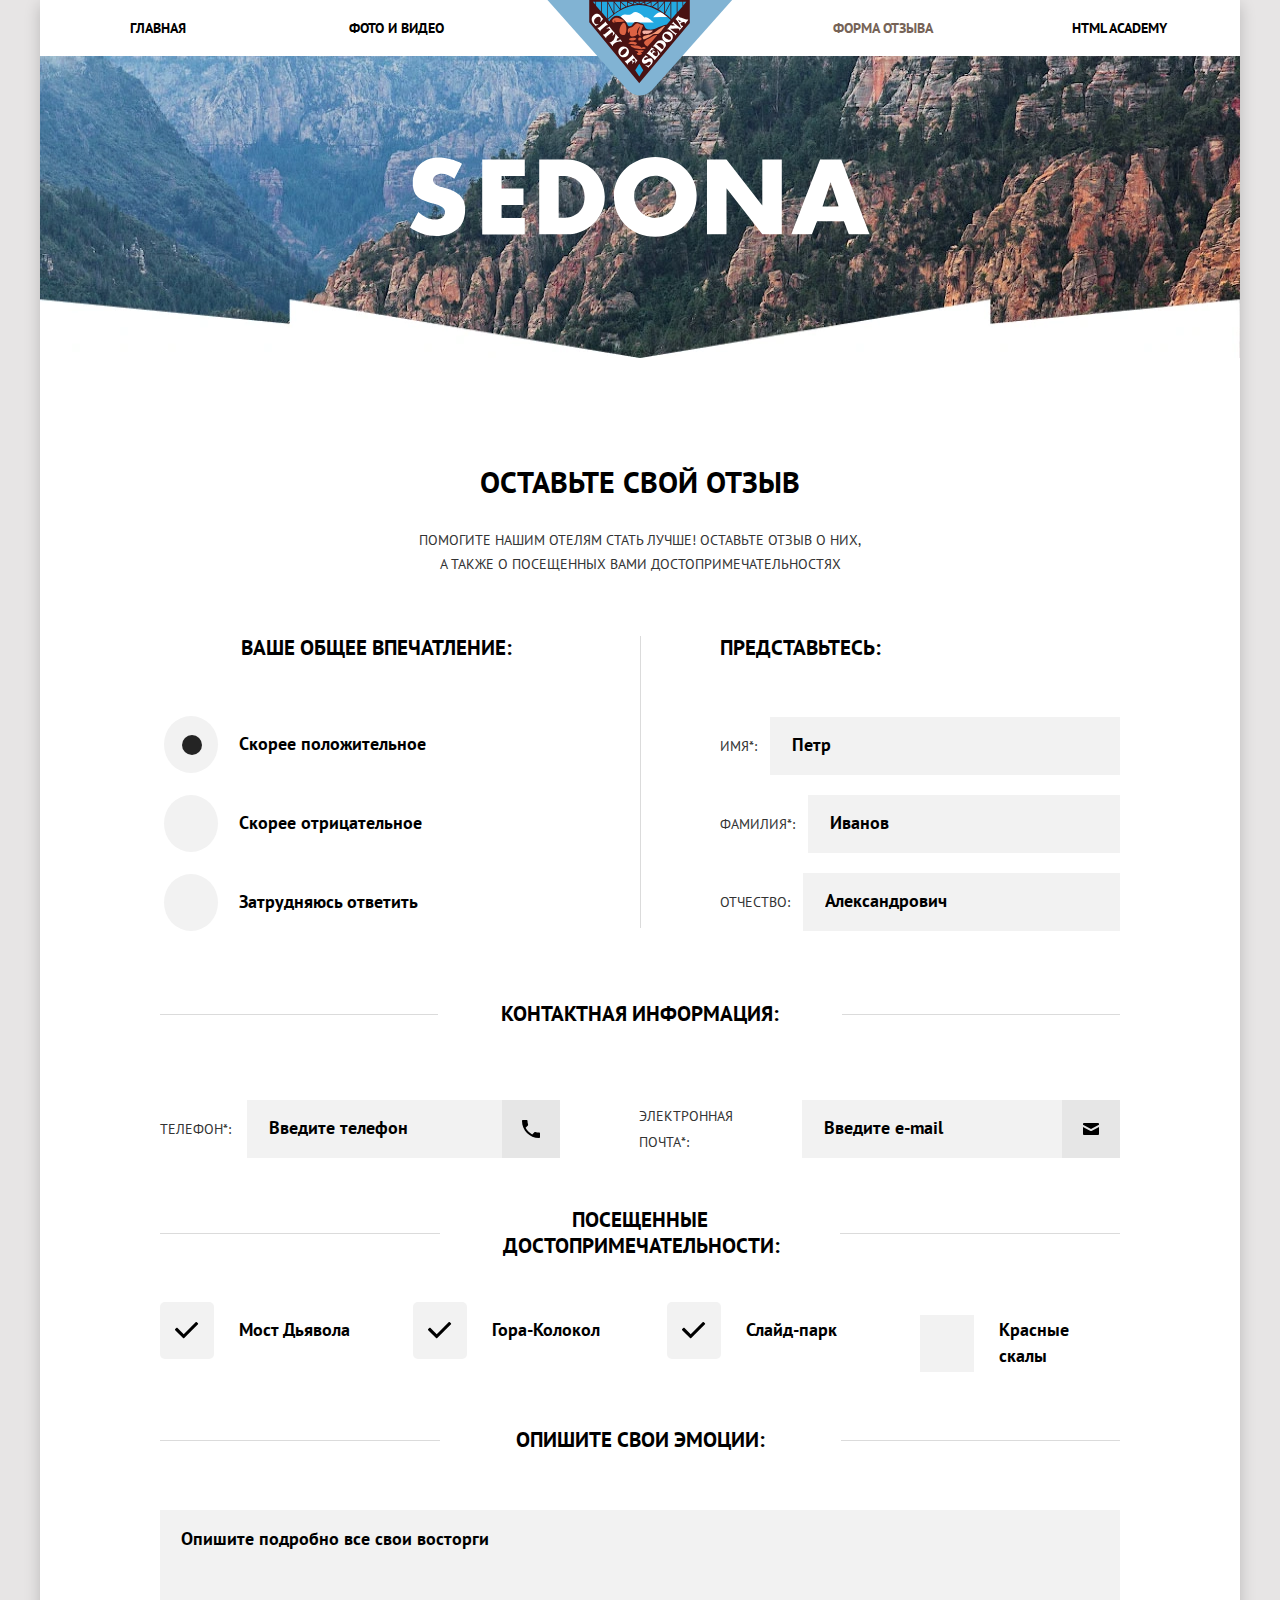
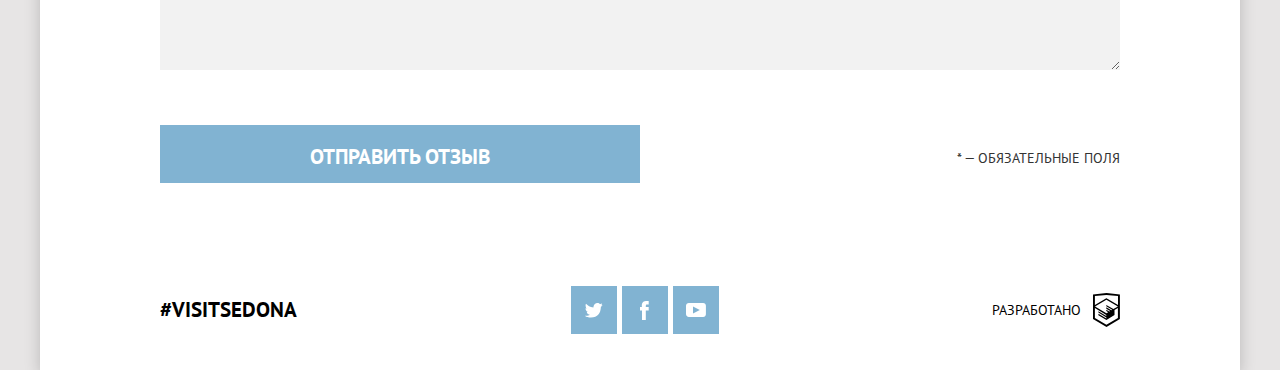
<file: form.html>
<!DOCTYPE html><html class="page" lang="ru"><head><meta charset="UTF-8"><meta http-equiv="X-UA-Compatible" content="IE=edge"><meta name="viewport" content="width=device-width,initial-scale=1"><link rel="icon" href="image/favicons/favicon.svg" type="image/svg+xml"><link rel="icon" href="favicon.ico"><link rel="apple-touch-icon" href="image/favicons/apple.png"><link rel="stylesheet" href="./css/style.min.css"><title>Седона - оставить отзыв</title></head><body class="page__body"><svg style="display:none;"><symbol id="logo__desktop" viewBox="0 0 187 97"><path fill="#81B3D3" d="M186.6 0H0l80.5 90.5c7.1 7.9 18.6 7.9 25.7 0L186.6 0Z"/><path fill="#23A9E1" d="m43.2.7 49.6 58.4 49.3-58L43.2.7Z"/><path fill="#fff" d="M122 17.3c-5.1 0-10.1.1-15.2.1 6-6.9 8.7-6.2 15.2-.1ZM80.8 22.7h26.7c-2-1.2-6.7-7.1-9.3-4.9-.2.2-7.5-8.9-12.3-4.5-4.2 3.8-6.1-.5-10.9 2.5-5.3 3.6 3.2 5.7 5.8 6.9Z"/><path fill="#491213" d="M93.1 0H42.2v22.5L92.8 84l.3-.4 50.7-60.4V0H93.1ZM54.9 1.8h5.5V19l-5.5-6.5V1.8Zm-.8 9.8-5-5.9V1.8h5v9.8Zm19.3-2.7-5.7-7.1h5.7v7.1Zm-6.6 3.8L61.2 1.8h5.6v10.9Zm-5.7-9.3 5.5 10.7c-2.8 2.1-4.7 4-5.5 4.9V3.4Zm6.5-.5 5.6 6.9c-1.1.6-2.2 1.3-3.1 1.9-.9.6-1.7 1.2-2.5 1.8V2.9Zm6.6-.2L79 6.9c-1.7.7-3.3 1.5-4.8 2.3V2.7Zm5.6 3.9-5.4-4.8h6v4.6c-.3 0-.4.1-.6.2Zm19.1-4.8h5l-5 2.4V1.8Zm-5.8 0h4.4l-4.4 2.1V1.8Zm-.9 2-4.2-2h4.2v2Zm-5.5.5-5.1-2.5h5.1v2.5Zm-5.6-1.9 4.7 2.3c-1.6.4-3.2.8-4.7 1.3V2.4Zm6.4 0L90.9 4c-1.2.1-2.3.2-3.5.4v-2h.1Zm10.4.1v1.9c-1.1-.2-2.2-.3-3.4-.4l3.4-1.5Zm6.5-.1v3.7c-1.5-.5-3.1-1-4.8-1.4l4.8-2.3Zm.7-.6h5.9l-5.4 4.8c-.2-.1-.3-.1-.5-.2V1.8Zm13.6 0h5.6l-5.6 10.9V1.8Zm-6.6 0h5.7l-5.7 7v-7Zm-.8.9v6.5c-1.5-.8-3.1-1.6-4.8-2.3l4.8-4.2Zm6.6.2v10.5c-.7-.5-1.5-1-2.3-1.6-1-.7-2.2-1.4-3.4-2.1l5.7-6.8Zm6.4.5v15.2c-1.1-1-2.9-2.7-5.5-4.6l5.5-10.6Zm.8 16V1.8h5.5v11.4l-5.5 6.2c.1.1 0 .1 0 0Zm6.3-17.6h5v4.7l-5 5.8V1.8Zm-83 0v2.9l-2.5-2.9h2.5ZM61.2 20l.1.1s3.6-3.9 9.2-7.6C75.8 9 83.8 4.9 92.8 5c8.9 0 17.1 4.2 22.3 7.7 5.6 3.7 9.3 7.5 9.4 7.6l-3.9 4.5c-6.9.9-11.9 6.1-18.6 5-3.4-.6-3.5-2.5-4.5-4.5-.7-1.5-1.9-1.3-3.5-1.9-1.4-.6-2.3-1.7-5.2-1.1-2.5.6-2.8 4.5-6 4.3-1.7-.1-1.8-2.5-4.2-5.5-6.3-7.6-12.2-6.5-16.2.5l30.3 35.9L61.2 20Zm75.9-14.5V1.8h3.2l-3.2 3.7Z"/><path fill="#23A9E1" d="m88.7 70.9 4.1-6.5 4 6.5-4 6.5-4.1-6.5Z"/><path fill="#fff" d="M65.5 32.3c.5.6.9 1.3.8 2.1-.1.6-.9 1.6-.3 1.8.7-.9 1.5-1.9 2.2-2.8-.6-.2-5.4-5.8-5.4-6.5-1.1.6-2.1 1.2-3.2 1.7.2.7 1.3 0 1.9 0 .8.1 1.4.6 2 1.2-1.7 1.4-5.9 5-6.4 5.1-.2 0-1.1-.6-1.1-.1 0 .3.9 1 1 1.2.7.9 1.5 1.8 2.2 2.7.6-.3-.1-.7.2-1.2.3-.4 4.9-4.3 6.1-5.2ZM60.2 25.3c.4-.1.6.4 1-.1-.8-1-1.6-1.9-2.4-2.9-.4-.4-.8-.9-.7 0 .1.6-6.1 5.7-6.5 5.8-.5.2-.8-.4-1.1.1.7.9 1.5 1.7 2.2 2.6.2.3.5.6.7.9.3.3.2-.7.2-.6-.1-.5.5-.9.9-1.2 1.5-1.3 5.3-4.6 5.7-4.6ZM51.4 24.4c-1.8.5-3.7-.2-4.2-2s.6-3.8 2.1-4.8c1.4-1 3.6-1 4.4.8.3.8.2 1.7-.1 2.5-.2.5-.6 1 .1 1.3.9-1.1 1.7-2.2 2.6-3.3-1.1-.6-1.5-1.7-2.3-2.6-.9-1.1-2.1-2.1-3.5-2.3-2.9-.4-5.6 2.6-5.8 5.2-.1 1.5.4 2.8 1.2 4 .8 1 1.9 1.6 2.4 2.8.3.1 2.7-1 3.3-1.3-.1-.1-.1-.2-.2-.3-.7.2 0 0 0 0ZM90.7 60.8c-1.2-.8-4-4.7-4.6-5.3-.1-.1-.2-.3-.3-.4 0 0-.3.2-.2.2-.2.1.1.6-.1.9-.8 1.2-5.8 5-6 5.2-.6.4-1.2-.2-1.5.3.7.9 2.8 3.5 3 3.6.5.1.1-.8.2-1 .1-.4 2.6-2.4 3.5-3.2.3-.3.7.4.9.7.3.5.5 1 .3 1.6-.1.4-.7.9-.3 1.2.6-.7 2.4-2.8 2.6-3 .3-.3-.6 0-.5-.1-.4.2-.7.2-1.1 0-.1-.1-1.1-1.1-1-1.2.4-.4 1-1 1.5-1.1.9-.2 1.6 1.5 1.7 2.1.1.6.1 1.2-.1 1.8-.1.4-.5.7 0 .9.7-1 1.4-1.9 2.1-2.9.2-.2 0-.3-.1-.3-.1-.1.2 0 0 0ZM80.5 56.6c2.2-1.9 2.5-5.1.8-7.3-1.9-2.5-5.4-3.1-7.8-1.1-2.2 1.9-2.5 5-.8 7.3 2 2.7 5.2 3 7.8 1.1 1.2-.9-.1.1 0 0Zm-.5-4.7c-.6 1.5-2.2 3.1-3.7 3.7-1.8.7-3.1-.8-2.4-2.6.7-1.5 2.2-3.1 3.7-3.7 1.9-.7 3.1.9 2.4 2.6-.4.9.1-.2 0 0ZM74.1 42c.5.1.9.5 1.3 0-.7-.9-1.5-1.8-2.2-2.6-.6.3 0 .5-.2 1-.2.4-2.6.8-3.2.9.2-.6.9-2.6 1.2-2.8.5-.4.9.4 1.3-.1l-2.7-3.3c-.3-.4-.6-1-1-.7 0 0 0 1.5-.1 1.7-.1.2-.9 3.6-1.9 4.5-.5.4-2.2 1.9-2.7 2.1-.5.2-.8-.6-1.2 0 .8 1 1.7 2 2.5 3 .1.1.6.9.8.9.5.1.1-.9.1-1.1.2-.4 2.5-2.7 3.5-2.9 1.2-.2 3-.7 4.5-.6.3.1-.4 0 0 0Z"/><path fill="#DC6243" d="M67.8 22.9c-4-.2-2.4-4 .4-4.8 2.6-.8 8.1 1.7 9.8 3.4-2.8.9-6.4.7-9.4.9-.2-3.2-1-2.1-.8.5ZM77.3 35.4c-8.6-.1-2.8-13.3.1-12.5 3.4 1.1 3 12.6-.1 12.5ZM83.4 31.1c-.8 2.5-2.4 3-2.2-.1.2-3.5 2.5-2.7 4.9-4 2-1.1 3.1-5.2 6.6-2.8 1.6 1.1 3.4.2 3.9 1.8 0-.1-4.5 10.3-2 10.3-5 0-2.8-5.9-.9-9.9-1.8.9-4.8 6.7-2.4 7.6-1.3 1.7-5.2 3.9-7.2 2.3-1.5-1.1-.7-3.2-.7-5.2ZM87.5 40.7c-3.5 1-8.1-1.2-2.5-2.3 3.5-.7 7.2.7 2.5 2.3.1 0-.1 0 0 0ZM91.9 40.6c-.7-1.7.6-3.6 2.7-2.2 1.8 1.2-.9 3.1-2.7 2.2ZM88.9 45.2c-2.4-.7-10.5-.6-5.2-2.8 1.7-.6 10.2.2 5.2 2.8ZM99.4 48.5c-1.4-1.2-2.9-1.3-4.2 0-1.8-3.3-8.3-2.2-11.4-2.7 1.6 4.1 14.8 4.9 15.6 2.7ZM97.5 51c-3.2-.1-6.7-.6-9.6.1 1.9.5 6.4 1.8 2.2 2.9 1.5 2.2 4 2 5.6.1-.7-.3-1-.7-1.6-1.1 1.6-.3 3.2-1.2 3.4-2ZM101.1 47.1c-5.3-3.1-4-5.4.4-7.6 2.3-1.1 7.3-5.2 9.4-3.9-3.3 3.9-6.6 7.7-9.8 11.5Z"/><path fill="#F49774" d="M97.3 39.8c-4.5-4.6 6.7-4.2 8.5-5.8 1.3.4 10.8-8.3 13.1-7.7-1.7 1.9-5.2 8.1-7.8 8.1-2 0-4-.3-5.5 1.1-2.2 2.1-5.9 3.1-8.3 4.3Z"/><path fill="#F4B1A4" d="M98.8 34.2c-2.5 1.3-4.8-3.9-.5-3.4 2.8.3 5.7-.2 8.3.2-2 2.3-4.7 3.6-7.8 3.2Z"/><path fill="#fff" d="M111.4 52.5c.2.6.3 1.3.2 2-.1.9-1 2.9-2.2 2.3-1.2-.6-2.2-1.7-3.2-2.6.8-.9 1.5-1.7 2.9-1.3.4.1.7 0 .3-.3-.4-.2-3.1-2-3.3-1.8-.3.3.5.9.2 1.5-.2.4-.6.8-.9 1.2-.7-.6-1.9-1.3-1.1-2.3.5-.7 1.3-1.2 2.1-1.3.6-.1 1.8.4 2-.2-1.1-.5-2.2-1-3.3-1.6.2.8-3.3 4.5-4.1 5.5-.1.1-.7.6-.7.8 0 .4.6.1.7.1.5-.2 6.8 5.1 7 5.5.1.3-.2.6 0 .7 0 0 .2.2.3.2.4-.5 4.5-6 5.4-6.2-.8-1.2-1.6-2.4-2.4-3.7-.6.3 0 1 .1 1.5ZM105.2 59.2c-2.1-1.3-5.6 1.3-6.1 1.5-1 .5-1.8-.5-1.3-1.5.5-.8 1.4-1.2 2.3-1.3.3 0 1.3.2 1.5 0 .1-.2.2-.2 0-.3-.9-.6-1.7-1.2-2.6-1.7-.2 1.1-1.4 1.7-2.1 2.4-.8.9-1.5 1.9-1.5 3.2 0 1.1.7 2.1 1.7 2.7 1.1.6 2.3.1 3.3-.5.6-.4 1.3-.9 1.9-1.2 1-.5 2.3-.1 2 1.3-.3 1.1-1.4 2.1-2.4 2.3-.6.2-1.3.1-1.9-.1-.4-.1-1-.7-1.2-.1 1.2.8 2.3 1.7 3.5 2.5.1-.8.5-1.1 1.1-1.6.7-.6 1.4-1.3 2-2.1 1.2-1.7 1.6-4.1-.2-5.5ZM105.2 59.2c1 .6-.6-.5 0 0ZM141.9 19.6c-.7.7-8.4-2.3-9-2.8-.3-.1-.3-1.3-.7-.8l-1.2 1.5c-.4.5-.8 1-1.3 1.5-.3.3-.5.5 0 .7.8-.4 5.4 7.3 5 8.5-.7.4-6.9-5.1-7.1-5.4-.1-.1.3-1-.2-.9-.2 0-.7.9-.9 1.1-.3.4-.6.7-.9 1.1.3.5.5 0 1 0 .4.1 1.8 1.3 2.2 1.7-.7 0-2.7.1-2.9.1-.9.1-.4-.7-1-.9-.8.9-1.5 1.8-2.3 2.8-.4.5-.9 1.1-1.3 1.6-.1.1 0 0 0 .1.3.3.1.2.6 0s6.6 4.9 6.8 5.2c.4.4-.2 1 .4 1.2.6-.7 1.2-1.5 1.8-2.2.1-.1.1-.1 0-.2-.4-.4-.5.2-1 .2-.5-.1-4.4-3.4-5.9-4.6 1.8-.1 7.3-.3 8.2-.3.3 0 1.1.9 1.1 1.2-.1.4-.5.6.1.8.5-.6 1-1.1 1.5-1.7l.2-.3c.1-.1.1-.1.2-.3l.2-.2c.4-.5 1.8-2 1.6-2.1-.5-.4-.7.5-1.3-.1-.3-.2-1.2-1.8-1.4-2.2-.3-.4.6-.9 1-1.1.8-.5 3.2-1.2 3.5.3 0 .3-.3.5-.1.7 0 0 .2.2.3.2.2-.2 2.4-2.8 3.3-4-.3-.2-.4-.3-.5-.4Zm-7.4 2.2c.1 0 .2-.1 0 0-.3.2-.7.5-1 .8-.5-.9-1-1.8-1.6-2.7 1.2.5 2.4 1 3.5 1.5-.2.1-.5.2-.9.4ZM124.8 33c-2.4-2-5.6-1.4-7.6.8-1.9 2.3-1.7 5.7.6 7.6 2.3 1.9 5.7 1.4 7.6-.8 1.9-2.3 1.8-5.7-.6-7.6Zm-.3 6.6s0 .1 0 0c-1.3 1.3-3.4.1-4.5-.7-1.1-.8-3.1-2.6-1.9-4.1 1.1-1.3 3.1-.2 4.2.5 1.2.8 3.4 2.6 2.3 4.2l-.1.1Z"/><path fill="#fff" d="M124.8 33c1.2 1-.3-.2 0 0ZM124.5 39.7c0-.1 0-.1 0 0l.1-.1c-.1 0-.1.1-.1.1ZM118.2 42.1c.1.1.3.3 0 0-2.9-2.2-6.3-1.6-8.5 1.1l-3 3.6c.4.5.8-.1 1.3.2.4.3 6.2 5.1 6.3 5.4.2.5-.3.5.1.9.2.1 4.5-5.2 4.9-6.2.9-1.8.3-3.7-1.1-5Zm-1.3 6.8c-.2.3 0 .1-.7.7-.3.3-6.4-4.7-6.2-4.9.8-.9 2.6-1.6 3.6-1.3 2.2.5 5.2 3.2 3.3 5.5Z"/></symbol><symbol id="logo__tablet" viewBox="0 0 102 84"><path fill="#23A9E1" d="m1 .7 49.6 58.4 49.3-58L1 .7Z"/><path fill="#fff" d="M79.8 17.3c-5.1 0-10.1.1-15.2.1 6-6.9 8.7-6.2 15.2-.1ZM38.6 22.7h26.7c-2-1.2-6.7-7.1-9.3-4.9-.2.2-7.5-8.9-12.3-4.5-4.2 3.8-6.1-.5-10.9 2.5-5.3 3.6 3.2 5.7 5.8 6.9Z"/><path fill="#491213" d="M50.9 0H0v22.5L50.6 84l.3-.4 50.7-60.4V0H50.9Zm0 57.1-.3.4L3.7 1.8h94.4L50.9 57.1Z"/><path fill="#491213" d="m50.6 57.5.3-.4 27.6-32.3c-6.9.9-11.9 6.1-18.6 5-3.4-.6-3.5-2.5-4.5-4.5-.7-1.5-1.9-1.3-3.5-1.9-1.4-.6-2.3-1.7-5.2-1.1-2.5.6-2.8 4.5-6 4.3-1.7-.1-1.8-2.5-4.2-5.5-6.3-7.6-12.2-6.5-16.2.5l30.3 35.9Z"/><path fill="#23A9E1" d="m46.5 70.9 4.1-6.5 4 6.5-4 6.5-4.1-6.5Z"/><path fill="#fff" d="M23.3 32.3c.5.6.9 1.3.8 2.1-.1.6-.9 1.6-.3 1.8.7-.9 1.5-1.9 2.2-2.8-.6-.2-5.4-5.8-5.4-6.5-1.1.6-2.1 1.2-3.2 1.7.2.7 1.3 0 1.9 0 .8.1 1.4.6 2 1.2-1.7 1.4-5.9 5-6.4 5.1-.2 0-1.1-.6-1.1-.1 0 .3.9 1 1 1.2.7.9 1.5 1.8 2.2 2.7.6-.3-.1-.7.2-1.2.3-.4 4.9-4.3 6.1-5.2ZM18 25.3c.4-.1.6.4 1-.1-.8-1-1.6-1.9-2.4-2.9-.4-.4-.8-.9-.7 0 .1.6-6.1 5.7-6.5 5.8-.5.2-.8-.4-1.1.1.7.9 1.5 1.7 2.2 2.6.2.3.5.6.7.9.3.3.2-.7.2-.6-.1-.5.5-.9.9-1.2 1.5-1.3 5.3-4.6 5.7-4.6ZM9.2 24.4c-1.8.5-3.7-.2-4.2-2s.6-3.8 2.1-4.8c1.4-1 3.6-1 4.4.8.3.8.2 1.7-.1 2.5-.2.5-.6 1 .1 1.3.9-1.1 1.7-2.2 2.6-3.3-1.1-.6-1.5-1.7-2.3-2.6-.9-1.1-2.1-2.1-3.5-2.3-2.9-.4-5.6 2.6-5.8 5.2-.1 1.5.4 2.8 1.2 4 .8 1 1.9 1.6 2.4 2.8.3.1 2.7-1 3.3-1.3-.1-.1-.1-.2-.2-.3-.7.2 0 0 0 0ZM48.5 60.8c-1.2-.8-4-4.7-4.6-5.3-.1-.1-.2-.3-.3-.4 0 0-.3.2-.2.2-.2.1.1.6-.1.9-.8 1.2-5.8 5-6 5.2-.6.4-1.2-.2-1.5.3.7.9 2.8 3.5 3 3.6.5.1.1-.8.2-1 .1-.4 2.6-2.4 3.5-3.2.3-.3.7.4.9.7.3.5.5 1 .3 1.6-.1.4-.7.9-.3 1.2.6-.7 2.4-2.8 2.6-3 .3-.3-.6 0-.5-.1-.4.2-.7.2-1.1 0-.1-.1-1.1-1.1-1-1.2.4-.4 1-1 1.5-1.1.9-.2 1.6 1.5 1.7 2.1.1.6.1 1.2-.1 1.8-.1.4-.5.7 0 .9.7-1 1.4-1.9 2.1-2.9.2-.2 0-.3-.1-.3-.1-.1.2 0 0 0ZM38.3 56.6c2.2-1.9 2.5-5.1.8-7.3-1.9-2.5-5.4-3.1-7.8-1.1-2.2 1.9-2.5 5-.8 7.3 2 2.7 5.2 3 7.8 1.1 1.2-.9-.1.1 0 0Zm-.5-4.7c-.6 1.5-2.2 3.1-3.7 3.7-1.8.7-3.1-.8-2.4-2.6.7-1.5 2.2-3.1 3.7-3.7 1.9-.7 3.1.9 2.4 2.6-.4.9.1-.2 0 0ZM31.9 42c.5.1.9.5 1.3 0-.7-.9-1.5-1.8-2.2-2.6-.6.3 0 .5-.2 1-.2.4-2.6.8-3.2.9.2-.6.9-2.6 1.2-2.8.5-.4.9.4 1.3-.1l-2.7-3.3c-.3-.4-.6-1-1-.7 0 0 0 1.5-.1 1.7-.1.2-.9 3.6-1.9 4.5-.5.4-2.2 1.9-2.7 2.1-.5.2-.8-.6-1.2 0 .8 1 1.7 2 2.5 3 .1.1.6.9.8.9.5.1.1-.9.1-1.1.2-.4 2.5-2.7 3.5-2.9 1.2-.2 3-.7 4.5-.6.3.1-.4 0 0 0Z"/><path fill="#DC6243" d="M25.6 22.9c-4-.2-2.4-4 .4-4.8 2.6-.8 8.1 1.7 9.8 3.4-2.8.9-6.4.7-9.4.9-.2-3.2-1-2.1-.8.5ZM26.6 27.7c-2-1.6-1.4-5.3 1.8-4.1 4 2.1-.9 3.2-1.8 4.1ZM35.1 35.4c-8.6-.1-2.8-13.3.1-12.5 3.4 1.1 3 12.6-.1 12.5ZM41.2 31.1c-.8 2.5-2.4 3-2.2-.1.2-3.5 2.5-2.7 4.9-4 2-1.1 3.1-5.2 6.6-2.8 1.6 1.1 3.4.2 3.9 1.8 0-.1-4.5 10.3-2 10.3-5 0-2.8-5.9-.9-9.9-1.8.9-4.8 6.7-2.4 7.6-1.3 1.7-5.2 3.9-7.2 2.3-1.5-1.1-.7-3.2-.7-5.2ZM45.3 40.7c-3.5 1-8.1-1.2-2.5-2.3 3.5-.7 7.2.7 2.5 2.3.1 0-.1 0 0 0ZM49.7 40.6c-.7-1.7.6-3.6 2.7-2.2 1.8 1.2-.9 3.1-2.7 2.2ZM46.7 45.2c-2.4-.7-10.5-.6-5.2-2.8 1.7-.6 10.2.2 5.2 2.8ZM49.9 44.9c0-1-.5-2.7 1.4-1.9 2.2.8-1.4 2.6-1.4 1.9 0 0 0-.2 0 0ZM57.2 48.5c-1.4-1.2-2.9-1.3-4.2 0-1.8-3.3-8.3-2.2-11.4-2.7 1.6 4.1 14.8 4.9 15.6 2.7ZM55.3 51c-3.2-.1-6.7-.6-9.6.1 1.9.5 6.4 1.8 2.2 2.9 1.5 2.2 4 2 5.6.1-.7-.3-1-.7-1.6-1.1 1.6-.3 3.2-1.2 3.4-2ZM58.9 47.1c-5.3-3.1-4-5.4.4-7.6 2.3-1.1 7.3-5.2 9.4-3.9-3.3 3.9-6.6 7.7-9.8 11.5Z"/><path fill="#F49774" d="M55.1 39.8c-4.5-4.6 6.7-4.2 8.5-5.8 1.3.4 10.8-8.3 13.1-7.7-1.7 1.9-5.2 8.1-7.8 8.1-2 0-4-.3-5.5 1.1-2.2 2.1-5.9 3.1-8.3 4.3Z"/><path fill="#F4B1A4" d="M56.6 34.2c-2.5 1.3-4.8-3.9-.5-3.4 2.8.3 5.7-.2 8.3.2-2 2.3-4.7 3.6-7.8 3.2Z"/><path fill="#fff" d="M69.2 52.5c.2.6.3 1.3.2 2-.1.9-1 2.9-2.2 2.3-1.2-.6-2.2-1.7-3.2-2.6.8-.9 1.5-1.7 2.9-1.3.4.1.7 0 .3-.3-.4-.2-3.1-2-3.3-1.8-.3.3.5.9.2 1.5-.2.4-.6.8-.9 1.2-.7-.6-1.9-1.3-1.1-2.3.5-.7 1.3-1.2 2.1-1.3.6-.1 1.8.4 2-.2-1.1-.5-2.2-1-3.3-1.6.2.8-3.3 4.5-4.1 5.5-.1.1-.7.6-.7.8 0 .4.6.1.7.1.5-.2 6.8 5.1 7 5.5.1.3-.2.6 0 .7 0 0 .2.2.3.2.4-.5 4.5-6 5.4-6.2-.8-1.2-1.6-2.4-2.4-3.7-.6.3 0 1 .1 1.5ZM63 59.2c-2.1-1.3-5.6 1.3-6.1 1.5-1 .5-1.8-.5-1.3-1.5.5-.8 1.4-1.2 2.3-1.3.3 0 1.3.2 1.5 0 .1-.2.2-.2 0-.3-.9-.6-1.7-1.2-2.6-1.7-.2 1.1-1.4 1.7-2.1 2.4-.8.9-1.5 1.9-1.5 3.2 0 1.1.7 2.1 1.7 2.7 1.1.6 2.3.1 3.3-.5.6-.4 1.3-.9 1.9-1.2 1-.5 2.3-.1 2 1.3-.3 1.1-1.4 2.1-2.4 2.3-.6.2-1.3.1-1.9-.1-.4-.1-1-.7-1.2-.1 1.2.8 2.3 1.7 3.5 2.5.1-.8.5-1.1 1.1-1.6.7-.6 1.4-1.3 2-2.1 1.2-1.7 1.6-4.1-.2-5.5ZM63 59.2c1 .6-.6-.5 0 0ZM99.7 19.6c-.7.7-8.4-2.3-9-2.8-.3-.1-.3-1.3-.7-.8l-1.2 1.5c-.4.5-.8 1-1.3 1.5-.3.3-.5.5 0 .7.8-.4 5.4 7.3 5 8.5-.7.4-6.9-5.1-7.1-5.4-.1-.1.3-1-.2-.9-.2 0-.7.9-.9 1.1-.3.4-.6.7-.9 1.1.3.5.5 0 1 0 .4.1 1.8 1.3 2.2 1.7-.7 0-2.7.1-2.9.1-.9.1-.4-.7-1-.9-.8.9-1.5 1.8-2.3 2.8-.4.5-.9 1.1-1.3 1.6-.1.1 0 0 0 .1.3.3.1.2.6 0s6.6 4.9 6.8 5.2c.4.4-.2 1 .4 1.2.6-.7 1.2-1.5 1.8-2.2.1-.1.1-.1 0-.2-.4-.4-.5.2-1 .2-.5-.1-4.4-3.4-5.9-4.6 1.8-.1 7.3-.3 8.2-.3.3 0 1.1.9 1.1 1.2-.1.4-.5.6.1.8.5-.6 1-1.1 1.5-1.7l.2-.3c.1-.1.1-.1.2-.3l.2-.2c.4-.5 1.8-2 1.6-2.1-.5-.4-.7.5-1.3-.1-.3-.2-1.2-1.8-1.4-2.2-.3-.4.6-.9 1-1.1.8-.5 3.2-1.2 3.5.3 0 .3-.3.5-.1.7 0 0 .2.2.3.2.2-.2 2.4-2.8 3.3-4-.3-.2-.4-.3-.5-.4Zm-7.4 2.2c.1 0 .2-.1 0 0-.3.2-.7.5-1 .8-.5-.9-1-1.8-1.6-2.7 1.2.5 2.4 1 3.5 1.5-.2.1-.5.2-.9.4ZM82.6 33c-2.4-2-5.6-1.4-7.6.8-1.9 2.3-1.7 5.7.6 7.6 2.3 1.9 5.7 1.4 7.6-.8 1.9-2.3 1.8-5.7-.6-7.6Zm-.3 6.6s0 .1 0 0c-1.3 1.3-3.4.1-4.5-.7-1.1-.8-3.1-2.6-1.9-4.1 1.1-1.3 3.1-.2 4.2.5 1.2.8 3.4 2.6 2.3 4.2l-.1.1Z"/><path fill="#fff" d="M82.6 33c1.2 1-.3-.2 0 0ZM82.3 39.7c0-.1 0-.1 0 0l.1-.1c-.1 0-.1.1-.1.1ZM76 42.1c.1.1.3.3 0 0-2.9-2.2-6.3-1.6-8.5 1.1l-3 3.6c.4.5.8-.1 1.3.2.4.3 6.2 5.1 6.3 5.4.2.5-.3.5.1.9.2.1 4.5-5.2 4.9-6.2.9-1.8.3-3.7-1.1-5Zm-1.3 6.8c-.2.3 0 .1-.7.7-.3.3-6.4-4.7-6.2-4.9.8-.9 2.6-1.6 3.6-1.3 2.2.5 5.2 3.2 3.3 5.5Z"/></symbol><symbol id="logo__mobile" viewBox="0 0 102 84"><path fill="#23A9E1" d="m0 0 50.6 59.1L101.7 0H0Z"/><path fill="#491213" d="M50.9 0H0v22.5L50.6 84l.3-.4 50.7-60.4V0H50.9Zm0 57.1-.3.4L3.7 1.8h94.4L50.9 57.1Z"/><path fill="#491213" d="m50.6 57.5.3-.4 27.6-32.3c-6.9.9-11.9 6.1-18.6 5-3.4-.6-3.5-2.5-4.5-4.5-.7-1.5-1.9-1.3-3.5-1.9-1.4-.6-2.3-1.7-5.2-1.1-2.5.6-2.8 4.5-6 4.3-1.7-.1-1.8-2.5-4.2-5.5-6.3-7.6-12.2-6.5-16.2.5l30.3 35.9Z"/><path fill="#fff" d="M23.3 32.2c.5.6.9 1.3.8 2.1-.1.6-.9 1.5-.3 1.8.7-.9 1.5-1.9 2.2-2.8-.6-.2-5.4-5.8-5.4-6.5-1.1.6-2.1 1.2-3.2 1.7.2.7 1.3 0 1.9 0 .8.1 1.4.6 2 1.2-1.7 1.4-5.9 5-6.4 5.1-.2 0-1.1-.6-1.1-.1 0 .3.9 1 1 1.2.7.9 1.5 1.8 2.2 2.7.6-.3-.1-.7.2-1.2.3-.3 4.9-4.2 6.1-5.2ZM18 25.3c.4-.1.6.4 1-.1-.8-1-1.6-1.9-2.4-2.9-.4-.4-.8-.9-.7 0 .1.6-6.1 5.7-6.5 5.8-.5.2-.8-.4-1.1.1.7.9 1.5 1.7 2.2 2.6.2.3.5.6.7.9.3.3.2-.7.2-.6-.1-.5.5-.9.9-1.2 1.5-1.4 5.3-4.6 5.7-4.6ZM9.2 24.4c-1.8.5-3.6-.2-4.2-2-.5-1.8.6-3.8 2.1-4.8 1.4-1 3.6-1 4.4.8.3.8.2 1.7-.1 2.5-.2.5-.6 1 .1 1.3.9-1.1 1.7-2.2 2.6-3.3-1.1-.6-1.5-1.7-2.3-2.6-.9-1.1-2.1-2.1-3.5-2.3-2.9-.4-5.6 2.6-5.8 5.2-.1 1.5.4 2.8 1.2 4 .8 1 1.9 1.6 2.4 2.8.3.1 2.7-1 3.3-1.3-.1-.1-.1-.3-.2-.3-.7.2 0 0 0 0ZM48.5 60.8c-1.2-.8-4-4.7-4.6-5.3-.1-.1-.2-.3-.3-.4 0 0-.3.2-.2.2-.2.1.1.6-.1.9-.8 1.2-5.8 5-6 5.2-.6.4-1.2-.2-1.5.3.7.9 2.8 3.5 3 3.6.5.1.1-.8.2-1 .1-.4 2.6-2.4 3.5-3.2.3-.3.7.4.9.7.3.5.5 1 .3 1.6-.1.4-.7.9-.3 1.2.6-.7 2.4-2.8 2.6-3 .3-.3-.6 0-.5-.1-.4.2-.7.2-1.1 0-.1-.1-1.1-1.1-1-1.2.4-.4 1-1 1.5-1.1.9-.2 1.6 1.5 1.7 2.1.1.6.1 1.2-.1 1.8-.1.4-.5.7 0 .9.7-1 1.4-1.9 2.1-2.9.2-.2 0-.3-.1-.3-.1-.1.2 0 0 0ZM38.3 56.6c2.2-1.9 2.5-5.1.8-7.3-1.9-2.5-5.4-3.1-7.8-1.1-2.2 1.9-2.5 5-.8 7.3 2 2.7 5.2 3 7.8 1.1 1.2-.9-.1.1 0 0Zm-.5-4.7c-.6 1.5-2.2 3.1-3.7 3.7-1.8.7-3.1-.8-2.4-2.6.6-1.5 2.2-3.1 3.7-3.7 1.9-.7 3.1.9 2.4 2.6-.3.9.1-.2 0 0ZM31.9 42c.5.1.9.6 1.3 0-.7-.9-1.5-1.8-2.2-2.6-.6.3 0 .5-.2 1-.2.4-2.6.8-3.2.9.2-.6.9-2.6 1.2-2.8.5-.4.9.4 1.3-.1l-2.7-3.3c-.3-.4-.6-1-1-.7 0 0 0 1.5-.1 1.7-.1.2-.9 3.6-1.9 4.5-.5.4-2.2 1.9-2.7 2.1-.5.2-.8-.6-1.2 0 .8 1 1.7 2 2.5 3 .1.1.6.9.8.9.5.1.1-.9.1-1.1.2-.4 2.5-2.7 3.5-2.9 1.2-.3 3-.8 4.5-.6.3.1-.4 0 0 0ZM69.2 52.4c.2.6.3 1.3.2 2-.1.9-1 2.9-2.2 2.3C66 56.1 65 55 64 54.1c.8-.9 1.5-1.7 2.9-1.3.4.1.7 0 .3-.3-.4-.2-3.1-2-3.3-1.8-.3.3.5.9.2 1.5-.2.4-.6.8-.9 1.2-.7-.6-1.9-1.3-1.1-2.3.5-.7 1.3-1.2 2.1-1.3.6-.1 1.8.4 2-.2-1.1-.5-2.2-1-3.3-1.6.2.8-3.3 4.5-4.1 5.5-.1.1-.7.6-.7.8 0 .4.6.1.7.1.5-.2 6.8 5.1 7 5.5.1.3-.2.6 0 .7 0 0 .2.2.3.2.4-.5 4.5-6 5.4-6.2-.8-1.2-1.6-2.4-2.4-3.7-.6.4 0 1.1.1 1.5ZM63 59.2c-2.1-1.3-5.6 1.3-6.1 1.5-1 .5-1.8-.5-1.3-1.5.5-.8 1.4-1.2 2.3-1.3.3 0 1.4.2 1.5 0 .1-.2.2-.2 0-.3-.9-.6-1.7-1.2-2.6-1.7-.2 1.1-1.4 1.7-2.1 2.4-.8.9-1.5 1.9-1.5 3.2 0 1.1.7 2.1 1.7 2.7 1.1.6 2.3.1 3.3-.5.6-.4 1.3-.9 1.9-1.2 1-.5 2.3-.1 2 1.3-.3 1.1-1.4 2.1-2.4 2.3-.6.2-1.3.1-1.9-.1-.4-.1-1-.7-1.2-.1 1.2.8 2.3 1.7 3.5 2.5.1-.8.5-1.1 1.1-1.6.7-.6 1.4-1.3 2-2.1 1.2-1.7 1.6-4.1-.2-5.5ZM63 59.2c1 .5-.6-.5 0 0ZM99.7 19.6c-.7.7-8.4-2.3-9-2.8-.3-.1-.3-1.3-.7-.8l-1.2 1.5c-.4.5-.8 1-1.3 1.5-.3.3-.5.5 0 .7.8-.4 5.4 7.3 5 8.5-.7.4-6.9-5.1-7.1-5.4-.1-.1.3-1-.2-.9-.2 0-.7.9-.9 1.1-.3.4-.6.7-.9 1.1.3.5.5 0 1 0 .4.1 1.8 1.3 2.2 1.7-.7 0-2.7.1-2.9.1-.9.1-.4-.7-1-.9-.8.9-1.5 1.8-2.3 2.8-.4.5-.9 1.1-1.3 1.6-.1.1 0 0 .1.1.3.3.1.2.6 0s6.6 4.9 6.8 5.2c.4.5-.2 1 .4 1.2.6-.7 1.2-1.5 1.8-2.2.1-.1.1-.1 0-.2-.4-.4-.5.2-1 .2-.5-.1-4.4-3.4-5.9-4.6 1.8-.1 7.3-.3 8.2-.3.3 0 1.1.9 1.1 1.2-.1.4-.5.6.1.8.5-.6 1-1.1 1.5-1.7l.2-.3c.1-.1.1-.1.2-.3l.2-.2c.4-.5 1.8-2 1.6-2.2-.5-.4-.7.5-1.3-.1-.3-.2-1.2-1.8-1.4-2.2-.3-.4.6-.9 1-1.1.8-.5 3.2-1.2 3.5.3 0 .3-.3.5-.1.7 0 0 .2.2.3.2.2-.2 2.4-2.8 3.3-4-.4-.1-.5-.2-.6-.3Zm-7.4 2.2c.1-.1.2-.1 0 0-.3.2-.7.5-1 .8-.5-.9-1-1.8-1.6-2.7 1.2.5 2.4 1 3.5 1.5-.2 0-.5.2-.9.4ZM82.6 33c-2.4-2-5.6-1.4-7.6.8-1.9 2.3-1.7 5.7.6 7.6 2.3 1.9 5.7 1.4 7.6-.8 1.9-2.3 1.8-5.7-.6-7.6Zm-.3 6.6c-1.3 1.3-3.4.1-4.5-.7-1.1-.8-3.1-2.6-1.9-4.1 1.1-1.3 3.1-.2 4.2.5 1.2.8 3.4 2.6 2.3 4.2l-.1.1Z"/><path fill="#fff" d="M82.6 33c1.2 1-.3-.2 0 0ZM82.3 39.6l.1-.1-.1.1ZM76 42.1c.1.1.3.2 0 0-2.9-2.2-6.3-1.6-8.5 1.1l-3 3.6c.4.5.8-.1 1.3.2.4.3 6.2 5.1 6.3 5.4.2.5-.3.5.1.9.2.1 4.5-5.2 4.9-6.2.9-1.8.3-3.8-1.1-5Zm-1.3 6.8c-.2.3 0 .1-.7.7-.3.3-6.4-4.7-6.2-4.9.8-.9 2.6-1.6 3.6-1.3 2.2.4 5.2 3.1 3.3 5.5Z"/><path fill="#491213" d="m50.6 57.5.3-.4 27.6-32.3c-6.9.9-11.9 6.1-18.6 5-3.4-.6-3.5-2.5-4.5-4.5-.7-1.5-1.9-1.3-3.5-1.9-1.4-.6-2.3-1.7-5.2-1.1-2.5.6-2.8 4.5-6 4.3-1.7-.1-1.8-2.5-4.2-5.5-6.3-7.6-12.2-6.5-16.2.5l30.3 35.9Z"/><path fill="#23A9E1" d="m46.5 70.9 4.1-6.5 4 6.5-4 6.5-4.1-6.5Z"/><path fill="#fff" d="M23.3 32.3c.5.6.9 1.3.8 2.1-.1.6-.9 1.6-.3 1.8.7-.9 1.5-1.9 2.2-2.8-.6-.2-5.4-5.8-5.4-6.5-1.1.6-2.1 1.2-3.2 1.7.2.7 1.3 0 1.9 0 .8.1 1.4.6 2 1.2-1.7 1.4-5.9 5-6.4 5.1-.2 0-1.1-.6-1.1-.1 0 .3.9 1 1 1.2.7.9 1.5 1.8 2.2 2.7.6-.3-.1-.7.2-1.2.3-.4 4.9-4.3 6.1-5.2ZM18 25.3c.4-.1.6.4 1-.1-.8-1-1.6-1.9-2.4-2.9-.4-.4-.8-.9-.7 0 .1.6-6.1 5.7-6.5 5.8-.5.2-.8-.4-1.1.1.7.9 1.5 1.7 2.2 2.6.2.3.5.6.7.9.3.3.2-.7.2-.6-.1-.5.5-.9.9-1.2 1.5-1.3 5.3-4.6 5.7-4.6ZM9.2 24.4c-1.8.5-3.7-.2-4.2-2s.6-3.8 2.1-4.8c1.4-1 3.6-1 4.4.8.3.8.2 1.7-.1 2.5-.2.5-.6 1 .1 1.3.9-1.1 1.7-2.2 2.6-3.3-1.1-.6-1.5-1.7-2.3-2.6-.9-1.1-2.1-2.1-3.5-2.3-2.9-.4-5.6 2.6-5.8 5.2-.1 1.5.4 2.8 1.2 4 .8 1 1.9 1.6 2.4 2.8.3.1 2.7-1 3.3-1.3-.1-.1-.1-.2-.2-.3-.7.2 0 0 0 0ZM48.5 60.8c-1.2-.8-4-4.7-4.6-5.3-.1-.1-.2-.3-.3-.4 0 0-.3.2-.2.2-.2.1.1.6-.1.9-.8 1.2-5.8 5-6 5.2-.6.4-1.2-.2-1.5.3.7.9 2.8 3.5 3 3.6.5.1.1-.8.2-1 .1-.4 2.6-2.4 3.5-3.2.3-.3.7.4.9.7.3.5.5 1 .3 1.6-.1.4-.7.9-.3 1.2.6-.7 2.4-2.8 2.6-3 .3-.3-.6 0-.5-.1-.4.2-.7.2-1.1 0-.1-.1-1.1-1.1-1-1.2.4-.4 1-1 1.5-1.1.9-.2 1.6 1.5 1.7 2.1.1.6.1 1.2-.1 1.8-.1.4-.5.7 0 .9.7-1 1.4-1.9 2.1-2.9.2-.2 0-.3-.1-.3-.1-.1.2 0 0 0ZM38.3 56.6c2.2-1.9 2.5-5.1.8-7.3-1.9-2.5-5.4-3.1-7.8-1.1-2.2 1.9-2.5 5-.8 7.3 2 2.7 5.2 3 7.8 1.1 1.2-.9-.1.1 0 0Zm-.5-4.7c-.6 1.5-2.2 3.1-3.7 3.7-1.8.7-3.1-.8-2.4-2.6.7-1.5 2.2-3.1 3.7-3.7 1.9-.7 3.1.9 2.4 2.6-.4.9.1-.2 0 0ZM31.9 42c.5.1.9.5 1.3 0-.7-.9-1.5-1.8-2.2-2.6-.6.3 0 .5-.2 1-.2.4-2.6.8-3.2.9.2-.6.9-2.6 1.2-2.8.5-.4.9.4 1.3-.1l-2.7-3.3c-.3-.4-.6-1-1-.7 0 0 0 1.5-.1 1.7-.1.2-.9 3.6-1.9 4.5-.5.4-2.2 1.9-2.7 2.1-.5.2-.8-.6-1.2 0 .8 1 1.7 2 2.5 3 .1.1.6.9.8.9.5.1.1-.9.1-1.1.2-.4 2.5-2.7 3.5-2.9 1.2-.2 3-.7 4.5-.6.3.1-.4 0 0 0Z"/><path fill="#DC6243" d="M25.6 22.9c-4-.2-2.4-4 .4-4.8 2.6-.8 8.1 1.7 9.8 3.4-2.8.9-6.4.7-9.4.9-.2-3.2-1-2.1-.8.5ZM26.6 27.7c-2-1.6-1.4-5.3 1.8-4.1 4 2.1-.9 3.2-1.8 4.1ZM35.1 35.4c-8.6-.1-2.8-13.3.1-12.5 3.4 1.1 3 12.6-.1 12.5ZM41.2 31.1c-.8 2.5-2.4 3-2.2-.1.2-3.5 2.5-2.7 4.9-4 2-1.1 3.1-5.2 6.6-2.8 1.6 1.1 3.4.2 3.9 1.8 0-.1-4.5 10.3-2 10.3-5 0-2.8-5.9-.9-9.9-1.8.9-4.8 6.7-2.4 7.6-1.3 1.7-5.2 3.9-7.2 2.3-1.5-1.1-.7-3.2-.7-5.2ZM45.3 40.7c-3.5 1-8.1-1.2-2.5-2.3 3.5-.7 7.2.7 2.5 2.3.1 0-.1 0 0 0ZM49.7 40.6c-.7-1.7.6-3.6 2.7-2.2 1.8 1.2-.9 3.1-2.7 2.2ZM46.7 45.2c-2.4-.7-10.5-.6-5.2-2.8 1.7-.6 10.2.2 5.2 2.8ZM49.9 44.9c0-1-.5-2.7 1.4-1.9 2.2.8-1.4 2.6-1.4 1.9 0 0 0-.2 0 0ZM57.2 48.5c-1.4-1.2-2.9-1.3-4.2 0-1.8-3.3-8.3-2.2-11.4-2.7 1.6 4.1 14.8 4.9 15.6 2.7ZM55.3 51c-3.2-.1-6.7-.6-9.6.1 1.9.5 6.4 1.8 2.2 2.9 1.5 2.2 4 2 5.6.1-.7-.3-1-.7-1.6-1.1 1.6-.3 3.2-1.2 3.4-2ZM58.9 47.1c-5.3-3.1-4-5.4.4-7.6 2.3-1.1 7.3-5.2 9.4-3.9-3.3 3.9-6.6 7.7-9.8 11.5Z"/><path fill="#F49774" d="M55.1 39.8c-4.5-4.6 6.7-4.2 8.5-5.8 1.3.4 10.8-8.3 13.1-7.7-1.7 1.9-5.2 8.1-7.8 8.1-2 0-4-.3-5.5 1.1-2.2 2.1-5.9 3.1-8.3 4.3Z"/><path fill="#F4B1A4" d="M56.6 34.2c-2.5 1.3-4.8-3.9-.5-3.4 2.8.3 5.7-.2 8.3.2-2 2.3-4.7 3.6-7.8 3.2Z"/><path fill="#fff" d="M69.2 52.5c.2.6.3 1.3.2 2-.1.9-1 2.9-2.2 2.3-1.2-.6-2.2-1.7-3.2-2.6.8-.9 1.5-1.7 2.9-1.3.4.1.7 0 .3-.3-.4-.2-3.1-2-3.3-1.8-.3.3.5.9.2 1.5-.2.4-.6.8-.9 1.2-.7-.6-1.9-1.3-1.1-2.3.5-.7 1.3-1.2 2.1-1.3.6-.1 1.8.4 2-.2-1.1-.5-2.2-1-3.3-1.6.2.8-3.3 4.5-4.1 5.5-.1.1-.7.6-.7.8 0 .4.6.1.7.1.5-.2 6.8 5.1 7 5.5.1.3-.2.6 0 .7 0 0 .2.2.3.2.4-.5 4.5-6 5.4-6.2-.8-1.2-1.6-2.4-2.4-3.7-.6.3 0 1 .1 1.5ZM63 59.2c-2.1-1.3-5.6 1.3-6.1 1.5-1 .5-1.8-.5-1.3-1.5.5-.8 1.4-1.2 2.3-1.3.3 0 1.3.2 1.5 0 .1-.2.2-.2 0-.3-.9-.6-1.7-1.2-2.6-1.7-.2 1.1-1.4 1.7-2.1 2.4-.8.9-1.5 1.9-1.5 3.2 0 1.1.7 2.1 1.7 2.7 1.1.6 2.3.1 3.3-.5.6-.4 1.3-.9 1.9-1.2 1-.5 2.3-.1 2 1.3-.3 1.1-1.4 2.1-2.4 2.3-.6.2-1.3.1-1.9-.1-.4-.1-1-.7-1.2-.1 1.2.8 2.3 1.7 3.5 2.5.1-.8.5-1.1 1.1-1.6.7-.6 1.4-1.3 2-2.1 1.2-1.7 1.6-4.1-.2-5.5ZM63 59.2c1 .6-.6-.5 0 0ZM99.7 19.6c-.7.7-8.4-2.3-9-2.8-.3-.1-.3-1.3-.7-.8l-1.2 1.5c-.4.5-.8 1-1.3 1.5-.3.3-.5.5 0 .7.8-.4 5.4 7.3 5 8.5-.7.4-6.9-5.1-7.1-5.4-.1-.1.3-1-.2-.9-.2 0-.7.9-.9 1.1-.3.4-.6.7-.9 1.1.3.5.5 0 1 0 .4.1 1.8 1.3 2.2 1.7-.7 0-2.7.1-2.9.1-.9.1-.4-.7-1-.9-.8.9-1.5 1.8-2.3 2.8-.4.5-.9 1.1-1.3 1.6-.1.1 0 0 0 .1.3.3.1.2.6 0s6.6 4.9 6.8 5.2c.4.4-.2 1 .4 1.2.6-.7 1.2-1.5 1.8-2.2.1-.1.1-.1 0-.2-.4-.4-.5.2-1 .2-.5-.1-4.4-3.4-5.9-4.6 1.8-.1 7.3-.3 8.2-.3.3 0 1.1.9 1.1 1.2-.1.4-.5.6.1.8.5-.6 1-1.1 1.5-1.7l.2-.3c.1-.1.1-.1.2-.3l.2-.2c.4-.5 1.8-2 1.6-2.1-.5-.4-.7.5-1.3-.1-.3-.2-1.2-1.8-1.4-2.2-.3-.4.6-.9 1-1.1.8-.5 3.2-1.2 3.5.3 0 .3-.3.5-.1.7 0 0 .2.2.3.2.2-.2 2.4-2.8 3.3-4-.3-.2-.4-.3-.5-.4Zm-7.4 2.2c.1 0 .2-.1 0 0-.3.2-.7.5-1 .8-.5-.9-1-1.8-1.6-2.7 1.2.5 2.4 1 3.5 1.5-.2.1-.5.2-.9.4ZM82.6 33c-2.4-2-5.6-1.4-7.6.8-1.9 2.3-1.7 5.7.6 7.6 2.3 1.9 5.7 1.4 7.6-.8 1.9-2.3 1.8-5.7-.6-7.6Zm-.3 6.6s0 .1 0 0c-1.3 1.3-3.4.1-4.5-.7-1.1-.8-3.1-2.6-1.9-4.1 1.1-1.3 3.1-.2 4.2.5 1.2.8 3.4 2.6 2.3 4.2l-.1.1Z"/><path fill="#fff" d="M82.6 33c1.2 1-.3-.2 0 0ZM82.3 39.7c0-.1 0-.1 0 0l.1-.1c-.1 0-.1.1-.1.1ZM76 42.1c.1.1.3.3 0 0-2.9-2.2-6.3-1.6-8.5 1.1l-3 3.6c.4.5.8-.1 1.3.2.4.3 6.2 5.1 6.3 5.4.2.5-.3.5.1.9.2.1 4.5-5.2 4.9-6.2.9-1.8.3-3.7-1.1-5Zm-1.3 6.8c-.2.3 0 .1-.7.7-.3.3-6.4-4.7-6.2-4.9.8-.9 2.6-1.6 3.6-1.3 2.2.5 5.2 3.2 3.3 5.5Z"/></symbol></svg><header class="header"><div class="header__wrapper"><nav class="header__nav-main"><div class="header__nav-wrapper"><a class="logo" href="index.html"><div class="logo__wrapper"><svg class="logo__image-mobile" width="102" height="84" role="img" aria-label="Sedona"><use xlink:href="#logo__mobile"></use></svg> <svg class="logo__image-teblet" width="102" height="84" role="img" aria-label="Sedona"><use xlink:href="#logo__tablet"></use></svg> <svg class="logo__image-desktop" width="187" height="96" role="img" aria-label="Sedona"><use xlink:href="#logo__desktop"></use></svg></div></a><button class="header__toggle-button header__toggle-button--close" type="button"><span class="visually-hidden">Открыть Меню</span></button></div><ul class="header__nav-list header__nav-list--close"><li class="header__nav-item header__nav-item--gradient"><a class="header__nav-link" href="index.html">Главная</a></li><li class="header__nav-item header__nav-item--gradient"><a class="header__nav-link" href="catalog.html">Фото и видео</a></li><li class="header__nav-item header__nav-item--gradient"><a class="header__nav-link header__nav-link--current" href="form.html">Форма отзыва</a></li><li class="header__nav-item header__nav-item--gradient"><a class="header__nav-link" href="https://htmlacademy.ru">html academy</a></li></ul></nav></div></header><main><section class="promo"><h1 class="visually-hidden">Седона Каньон</h1><div class="promo__wrapper-second"><picture><source media="(min-width:1200px)" srcset="./image/content/second-promo__desktop.svg"><source media="(min-width:768px)" srcset="./image/content/second-promo__tablet.svg"><img class="promo__image-second" src="./image/content/second-promo__mobile.svg" alt="Добро пожаловать в Седону"></picture></div></section><section class="page-form"><header class="page-form__header"><h2 class="page-form__title">Оставьте свой отзыв</h2><p class="page-form__text">Помогите нашим отелям стать лучше! Оставьте отзыв о них, а также о посещенных вами достопримечательностях</p></header><form class="form" action="#" method="get"><div class="form__wrapper"><fieldset class="form__field form__field--full-name form__field--border-left form__field--name-border"><legend class="form__title form__title--full-name">Представьтесь:</legend><p class="form__group"><span class="form__label"><label for="name">Имя*:</label> </span><input class="form__input" id="name" type="text" placeholder="Петр" required></p><p class="form__group"><span class="form__label"><label for="surname">Фамилия*:</label> </span><input class="form__input" id="surname" type="text" placeholder="Иванов" required></p><p class="form__group"><span class="form__label"><label for="patronymic">Отчество:</label> </span><input class="form__input" id="patronymic" type="text" placeholder="Александрович"></p></fieldset><fieldset class="form__field form__field--radio-button form__field--radio-border"><legend class="form__title form__title--radio-button">Ваше общее впечатление:</legend><ul class="form__list"><li class="form__item"><label class="form__tag"><input class="form__input-control visually-hidden" type="radio" name="form-radio" checked="checked"> <span class="form__control"></span> <span class="form__check-name">Скорее положительное</span></label></li><li class="form__item"><label class="form__tag"><input class="form__input-control visually-hidden" type="radio" name="form-radio"> <span class="form__control"></span> <span class="form__check-name">Скорее отрицательное</span></label></li><li class="form__item"><label class="form__tag"><input class="form__input-control visually-hidden" type="radio" name="form-radio"> <span class="form__control"></span> <span class="form__check-name">Затрудняюсь ответить</span></label></li></ul></fieldset><fieldset class="form__field form__field--contact-information form__field--contact-border"><legend class="form__title form__title--contact-information">Контактная информация:</legend><p class="form__group-second form__group-second--telephone"><span class="form__label form__label--second"><label class="form__label-first" for="telephone">Контактный телефон*:</label> <label class="form__label-second" for="telephone">телефон*:</label> </span><input class="form__input" id="telephone" type="text" placeholder="Введите телефон"></p><p class="form__group-second form__group-second--mail"><span class="form__label form__label--second"><label for="mail">электронная почта*:</label> </span><input class="form__input" id="mail" type="email" placeholder="Введите e-mail"></p></fieldset><fieldset class="form__field form__field--ckeckbox form__field--ckeckbox-border"><legend class="form__title form__title--checkbox">Посещенные достопримечательности:</legend><ul class="form__list-check"><li class="form__item-check"><label class="form__label-check"><input class="form__input-check visually-hidden" type="checkbox" name="devil's-bridge" checked="checked"> <span class="form__control"></span> <span class="form__check-name">Мост Дьявола</span></label></li><li class="form__item-check"><label class="form__label-check"><input class="form__input-check visually-hidden" type="checkbox" name="Mount-Bell" checked="checked"> <span class="form__control"></span> <span class="form__check-name">Гора-Колокол</span></label></li><li class="form__item-check"><label class="form__label-check"><input class="form__input-check visually-hidden" type="checkbox" name="slide-park" checked="checked"> <span class="form__control"></span> <span class="form__check-name">Слайд-парк</span></label></li><li class="form__item-check"><label class="form__label-check"><input class="form__input-check visually-hidden" type="checkbox" name="red-rocks"> <span class="form__control"></span> <span class="form__check-name">Красные скалы</span></label></li></ul></fieldset><fieldset class="form__field form__field--text-review form__field--review-border"><legend class="form__title form__title--text-review">Опишите свои эмоции:</legend><textarea class="form__large-text" type="text" placeholder="Опишите подробно все свои восторги"></textarea></fieldset><div class="form__submit"><button class="form__submit-button" type="submit">Отправить отзыв</button><p class="form__submit-description">* — Обязательные поля</p></div></div></form></section></main><footer class="page-footer"><div class="page-footer__wrapper"><div class="page-footer__contacts"><a class="page-footer__link-contacts" href="https://www.sedona.com">#visitSEDONA</a></div><ul class="page-footer__social-list"><li class="page-footer__social-item"><a class="page-footer__social-link page-footer__social-link--twitter" href="#"><span class="visually-hidden">Twitter</span></a></li><li class="page-footer__social-item"><a class="page-footer__social-link page-footer__social-link--facebook" href="#"><span class="visually-hidden">Facebook</span></a></li><li class="page-footer__social-item"><a class="page-footer__social-link page-footer__social-link--youtube" href="#"><span class="visually-hidden">Youtube</span></a></li></ul><div class="page-footer__copyright"><span class="page-footer__copyright-text">Разработано</span> <svg class="page-footer__copyright-icon" xmlns="http://www.w3.org/2000/svg" width="27" height="35" fill="none" viewBox="0 0 27 35"><path d="M13.6 0h-.1L0 1.4v24.7l13.5 8 13.4-8V1.4L13.6 0ZM25 12.1 13.5 5.3v-.1h-.1l-.1-.1v.1L1.9 12.1v-9l11.5-1.2L25 3.1v9ZM13.4 6.8l11.5 6.7-4.5 2.6-7.1-4.2v1.4l5.9 3.5-.9.5-5-3v1.4l3.8 2.3-.8.5-3-1.8v1.4l1.9 1.1-1.8 1.1L2 13.6l11.4-6.8ZM1.9 15.1l11.4 6.8v1l-7.9-4.7v1.4l8 4.8v1.1l-8-4.7v1.4l8 4.8 8.1-4.9v-5.2l3.4-2v10l-11.5 6.9L1.9 25v-9.9Z"/></svg></div></div></footer><div class="modal-error"><div class="modal-error__wrapper"><div class="modal-error__content"><p class="modal-error__title">Что-то пошло не так!</p><p class="modal-error__text">Проверьте поля, выделенные красным, скорее всего вы забыли их заполнить</p><button class="modal-error__button" type="button">ОК</button></div></div></div><div class="modal-success"><div class="modal-success__wrapper"><div class="modal-success__content"><p class="modal-success__title">Ваш отзыв отправлен!</p><p class="modal-success__text">Спасибо за ваше участие, ваш отзыв уже поступил к нам.<br>В ближайшее время мы опубликуем его на сайте.</p></div><div class="modal-success__button-wrapper"><button class="modal-success__button" type="button">Закрыть окно</button></div></div></div></body><script src="./js/script.min.js"></script></html>
</file>
<file: css/style.min.css>
@font-face{font-family:"PT Sans";font-weight:400;font-style:normal;font-display:swap;src:url(../fonts/PTSans-Regular.ttf) format("truetype")}@font-face{font-family:"PT Sans";font-weight:700;font-style:normal;font-display:swap;src:url(../fonts/PTSans-Bold.ttf) format("truetype")}.visually-hidden{position:absolute;width:1px;height:1px;margin:-1px;border:0;padding:0;white-space:nowrap;-webkit-clip-path:inset(100%);clip-path:inset(100%);clip:rect(0 0 0 0);overflow:hidden}*,::after,::before{margin:0;padding:0;box-sizing:border-box}.header__nav-main{min-height:56px}.header__wrapper{position:relative}@media (min-width:768px){.header__wrapper{width:768px;margin:0 auto}}@media (min-width:1200px){.header__wrapper{width:1200px}}.header__toggle-button{width:23px;height:22px;border:0;background-color:transparent;position:relative;z-index:1}.header__toggle-button--close::before{content:"";position:absolute;top:0;left:0;width:23px;height:4px;background-color:#81b3d2;box-shadow:0 9px 0 0 #81b3d2,0 18px 0 0 #81b3d2}.header__toggle-button:hover{opacity:.6}.header__toggle-button:active{opacity:.3}.header__toggle-button--open::after,.header__toggle-button--open::before{content:"";position:absolute;top:10px;left:0;width:22px;border-radius:1px;height:4px;background-color:#fff;transform:rotate(45deg)}.header__toggle-button--open::after{transform:rotate(-45deg)}@media (min-width:768px){.header__toggle-button{display:none}}.header__nav-wrapper{display:flex;justify-content:flex-end;padding:17px 20px}@media (min-width:768px){.header__nav-wrapper{padding:0;display:block}}.header__nav-list{position:absolute;top:0;align-items:center;list-style-type:none;width:100%;display:none}.header__nav-list--open{display:block}@media (min-width:768px){.header__nav-list{display:grid;grid-template-columns:156px 1fr 1fr 156px;position:relative}}@media (min-width:1200px){.header__nav-list{grid-template-columns:1fr 1fr 1fr 1fr}}.header__nav-item{background-color:#81b3d2;border-bottom:1px solid rgba(1,1,1,.2);box-shadow:inset 0 1px 0 rgba(255,255,255,.2);position:relative}.header__nav-item--gradient:last-child::before{position:absolute;content:"";width:100%;height:7px;bottom:0;background:linear-gradient(180deg,transparent 0,rgba(0,0,0,.2) 100%)}@media (min-width:768px){.header__nav-item--gradient:last-child::before{content:none}.header__nav-item{position:static;box-shadow:none;border-bottom:none;background-color:transparent;padding:15px 0}.header__nav-item:nth-child(1),.header__nav-item:nth-child(4n+1){padding-left:49px}.header__nav-item:nth-child(2),.header__nav-item:nth-child(4n+2){padding-left:26px}.header__nav-item:nth-child(3),.header__nav-item:nth-child(4n+3){padding-right:19px;text-align:right}.header__nav-item:nth-child(4),.header__nav-item:nth-child(4n+4){padding-left:32px}}@media (min-width:1200px){.header__nav-item:nth-child(1),.header__nav-item:nth-child(4n+1){padding-left:90px}.header__nav-item:nth-child(2),.header__nav-item:nth-child(4n+2){padding-left:9px}.header__nav-item:nth-child(3),.header__nav-item:nth-child(4n+3){padding-right:7px}.header__nav-item:nth-child(4),.header__nav-item:nth-child(4n+4){padding-left:132px}}.header__nav-link{width:100%;display:inline-block;text-align:center;font-family:"PT Sans",sans-serif;font-style:normal;font-weight:700;font-size:18px;line-height:40px;text-transform:uppercase;color:#fff;text-decoration:none;padding:10px 0 5px}@media (min-width:768px){.header__nav-link{font-weight:700;font-size:14px;line-height:26px;color:#000;display:inline;width:auto;padding:0}}@media (min-width:320px){.header__nav-link:hover{background-color:#669ec0;color:#fff}}@media (min-width:768px){.header__nav-link:hover{color:#81b3d2;background-color:transparent}}@media (min-width:320px){.header__nav-link:active{color:rgba(255,255,255,.3);background-color:#5496bd}}@media (min-width:768px){.header__nav-link:active{color:rgba(0,0,0,.3);background-color:transparent}}.header__nav-link--current{color:#766357}.card-list__wrapper--corner::before,.logo{position:absolute;left:50%;top:0;transform:translateX(-50%)}.card-list__group-title br,.logo__image-desktop,.logo__image-teblet{display:none}@media (min-width:768px){.logo__image-mobile{display:none}.logo__image-teblet{display:block}.logo__image-desktop{display:none}}@media (min-width:1200px){.logo__image-teblet{display:none}.logo__image-desktop{display:block}}.page{background-color:#e7e5e5}.page__body{background-color:#fff}@media (min-width:1200px){.page__body{box-shadow:0 5px 15px rgba(0,1,1,.2);width:1200px;margin:0 auto}}.promo__wrapper{background-image:url(../image/background/promo__back.webp);background-repeat:no-repeat;background-size:auto 389px;background-position:center}@media (min-resolution:2dppx){.promo__wrapper{background-image:url(../image/background/promo__back@2x.webp);background-size:auto 389px}}@media (min-width:768px){.promo__wrapper{background-size:1200px 532px;background-position:center -14px}}@media (min-width:768px) and (min-resolution:2dppx){.promo__wrapper{background-size:1200px 532px}}.promo__wrapper-second{background-image:url(../image/background/promo__back.webp);background-repeat:no-repeat;background-size:auto 389px;background-position:center -231px}@media (min-resolution:2dppx){.promo__wrapper-second{background-image:url(../image/background/promo__back@2x.webp);background-size:auto 389px}}@media (min-width:768px){.promo__wrapper-second{background-size:1200px 521px}}@media (min-width:768px) and (min-resolution:2dppx){.promo__wrapper-second{background-size:1200px 521px}}@media (min-width:1200px){.promo__wrapper-second{background-size:1200px 533px}}@media (min-width:1200px) and (min-resolution:2dppx){.promo__wrapper-second{background-size:1200px 533px}}.promo__image{padding:90px 19px 85px;margin:0 auto;display:block}@media (min-width:768px){.promo__image{padding:77px 19px 91px}}.promo__image-second{margin:0 auto;display:block;padding:52px 0 67px}@media (min-width:768px){.promo__image-second{padding:95px 0 117px}}@media (min-width:1200px){.promo__image-second{padding:101px 0 123px}}.advantage__title{font-family:"PT Sans",sans-serif;font-style:normal;font-weight:700;font-size:18px;line-height:26px;text-transform:uppercase;color:#000;margin-bottom:32px}@media (min-width:768px){.advantage__title{font-size:21px;line-height:26px}}.advantage__text{font-family:"PT Sans",sans-serif;font-style:normal;font-weight:400;font-size:14px;line-height:26px;text-transform:uppercase;color:#333}.advantage__header{padding:32px 17px 27px 18px;margin:0 auto;text-align:center;width:298px}@media (min-width:768px){.advantage__header{width:530px;padding:43px 17px 53px 18px}}@media (min-width:1200px){.advantage__header{padding:55px 17px 41px 18px}}.card-list{list-style-type:none}.card-list__group-title{font-family:"PT Sans",sans-serif;font-style:normal;font-weight:700;font-size:18px;line-height:26px;text-align:center;text-transform:uppercase;color:#fff;margin-bottom:12px}@media (min-width:768px){.card-list__group-title{font-size:21px;padding:0 17px}}@media (min-width:1200px){.card-list__group-title br{display:block}}.card-list__group-number,.card-list__group-text{font-family:"PT Sans",sans-serif;font-style:normal;font-weight:400;font-size:14px;line-height:21px;text-align:center;text-transform:uppercase;color:#fff;display:block}.card-list__group-number{margin-bottom:16px}@media (min-width:768px){.card-list__group-number{margin-bottom:24px}}.card-list__group{background-color:#81b3d2}@media (min-width:768px){.card-list__group{display:grid;grid-template-columns:repeat(3,1fr);grid-column:1/-1}}.card-list__wrapper{display:flex;flex-direction:column;width:320px;margin:0 auto;position:relative}@media (min-width:768px){.card-list__wrapper{display:grid;grid-template-columns:repeat(3,1fr);width:768px}}@media (min-width:1200px){.card-list__wrapper{width:1200px}}.card-list__wrapper--corner::before{content:"";background-image:url(../image/background/corner__advantage.svg);background-repeat:no-repeat;background-position:top center;width:100vw;height:37px;top:-16px;right:0;bottom:0}@media (min-width:768px){.card-list__wrapper--corner::before{content:none}}.card-list__image{display:block;-o-object-fit:cover;object-fit:cover;height:auto;max-width:100%;min-height:100%}.card-list__group-item--paddingfisrt{padding:55px 20px 39px 18px}@media (min-width:768px){.card-list__group-item--paddingfisrt{padding:40px 32px 43px}}@media (min-width:1200px){.card-list__group-item--paddingfisrt{padding:47px 55px 56px}}.card-list__group-item--paddingsecond{padding:39px 16px 35px 15px}@media (min-width:768px){.card-list__group-item--paddingsecond{padding:43px 36px 41px}}@media (min-width:1200px){.card-list__group-item--paddingsecond{padding:51px 83px 53px}}.card-list__inner-list{list-style-type:none}@media (min-width:768px){.card-list__inner-list{display:grid;grid-template-columns:repeat(3,1fr);grid-column:1/-1}}.card-list__inner-title{font-family:"PT Sans",sans-serif;font-style:normal;font-weight:700;font-size:18px;line-height:26px;text-transform:uppercase;color:#000;margin-bottom:17px}@media (min-width:768px){.card-list__inner-title{margin-bottom:23px;font-size:21px}}.card-list__inner-text{font-family:"PT Sans",sans-serif;font-style:normal;font-weight:400;font-size:14px;line-height:21px;align-items:center;text-transform:uppercase;color:#333}.card-list__inner-item{background-repeat:no-repeat;padding:36px 11px 0 69px}@media (min-width:768px){.card-list__inner-item{text-align:center;background-position:50% 0}}.card-list__inner-item:last-child{padding-bottom:34px}@media (min-width:768px){.card-list__inner-item:last-child{padding-bottom:59px}}.card-list__inner-item--house{background-image:url(../image/icons/icon-house.svg);background-position:20px 26px}@media (min-width:768px){.card-list__inner-item--house{padding:158px 35px 59px 36px;background-image:url(../image/icons/icon-house__lg.svg);background-position:50% 60px}}@media (min-width:1200px){.card-list__inner-item--house{padding:158px 46px 80px}}.card-list__inner-item--souvenirs{background-image:url(../image/icons/icon-gift.svg);background-position:24px 14px;padding:25px 11px 0 69px}@media (min-width:320px){.card-list__inner-item--souvenirs br{display:none}}@media (min-width:768px){.card-list__inner-item--souvenirs{padding:158px 31px 81px 32px;order:1;background-image:url(../image/icons/icon-gift__lg.svg);background-position:50% 57px}}@media (min-width:1200px){.card-list__inner-item--souvenirs{padding:158px 78px 81px}.card-list__inner-item--souvenirs br{display:block}}.card-list__inner-item--food{background-image:url(../image/icons/icon-burger.svg);background-position:19px 17px;padding:24px 11px 0 69px}@media (min-width:768px){.card-list__inner-item--food{padding:158px 50px 59px;background-image:url(../image/icons/icon-burger__lg.svg);background-position:50% 63px}}@media (min-width:1200px){.card-list__inner-item--food{padding:157px 49px 81px}.card-list__inner-item--food br{display:none}}.card-list__title{font-family:"PT Sans",sans-serif;font-style:normal;font-weight:700;font-size:18px;line-height:26px;text-align:center;text-transform:uppercase;color:#000;margin-bottom:13px}.card-list__title br{display:none}@media (min-width:768px){.card-list__title{font-size:21px}.card-list__title br{display:block}}.card-list__counter-number,.card-list__text{font-family:"PT Sans",sans-serif;font-style:normal;font-weight:400;font-size:14px;line-height:21px;text-transform:uppercase;color:#333;display:block;text-align:center}.card-list__counter-number br,.card-list__text br{display:none}@media (min-width:768px){.card-list__counter-number br,.card-list__text br{display:block}}@media (min-width:1200px){.card-list__counter-number br:nth-child(1),.card-list__text br:nth-child(1){display:none}}.card-list__counter-number{margin-bottom:17px}@media (min-width:768px){.card-list__counter-number{margin-bottom:23px}}.card-list__item{background-color:#eee;padding:26px 32px 22px;position:relative}@media (min-width:768px){.card-list__item{padding:42px 34px 41px}}@media (min-width:1200px){.card-list__item{padding:42px 43px 62px}}.card-list__item:last-child{padding-bottom:24px}.card-list__item--border-bottom::before{content:"";width:280px;height:1px;position:absolute;bottom:0;right:18px;background-color:#d6d6d6}@media (min-width:768px){.card-list__item--border-bottom::before{content:none}}.card-list__item:last-child::before{content:none}@media (min-width:768px){.card-list__wrapper-picture{grid-column:2/-1;grid-row:1/2}.card-list__wrapper-picture--second{grid-column:1/3}}.search__wrapper{padding:33px 20px 49px;margin:0 auto;width:320px}@media (min-width:768px){.search__wrapper{padding:57px 0 58px;min-width:458px}}@media (min-width:1200px){.search__wrapper{padding:57px 0 66px}}.search__heading{font-family:"PT Sans",sans-serif;font-style:normal;font-weight:700;font-size:21px;line-height:26px;text-align:center;text-transform:uppercase;margin-bottom:22px}@media (min-width:768px){.search__heading{font-size:30px;margin-bottom:34px}}.search__text{font-family:"PT Sans",sans-serif;font-style:normal;font-weight:400;font-size:14px;line-height:24px;text-align:center;text-transform:uppercase;color:#333;margin-bottom:27px}.search__text br{display:none}@media (min-width:768px){.search__text{margin-bottom:37px}.search__text br{display:block}}@media (min-width:1200px){.search__text{margin-bottom:43px}}.search__button{background-color:#81b3d2;border:0;width:100%;font-family:"PT Sans",sans-serif;font-style:normal;font-weight:700;font-size:21px;line-height:26px;text-transform:uppercase;color:#fff;padding:16px 0}.search__button:hover{background-color:#669ec0}.search__button:active{background-color:#5496bd;color:rgba(255,255,255,.3)}.search__button:disabled{background-color:#e5e5e5}.map__image{width:320px;margin:0 auto;display:block}@media (min-width:768px){.map__image{width:768px}}@media (min-width:1200px){.map__image{width:auto}}.page-footer__link-contacts{font-family:"PT Sans",sans-serif;font-style:normal;font-weight:700;font-size:21px;line-height:26px;text-transform:uppercase;color:#000;text-decoration:none}.page-footer__contacts{text-align:center;margin-bottom:33px}@media (min-width:768px){.page-footer__contacts{margin-bottom:0}}@media (min-width:1200px){.page-footer__contacts{max-width:180px}}.page-footer__social-link{width:46px;height:48px;background-color:#81b3d2;background-repeat:no-repeat;background-position:center;display:block}.page-footer__social-link--twitter{background-image:url(../image/icons/icon-twitter.svg)}.page-footer__social-link--facebook{background-image:url(../image/icons/icon-facebook.svg)}.page-footer__social-link--youtube{background-image:url(../image/icons/icon-youtube.svg)}.page-footer__social-link:hover{background-color:#669ec0}.page-footer__social-link:active{background-color:#5496bd}.page-footer__social-list{display:grid;grid-template-columns:repeat(3,1fr);list-style-type:none;max-width:151px;gap:10px 5px;margin:0 auto 40px}@media (min-width:768px){.page-footer__social-list{margin-bottom:0}}@media (min-width:1200px){.page-footer__social-list{max-width:180px}}.page-footer__copyright{display:flex;align-items:center;justify-content:center}@media (min-width:1200px){.page-footer__copyright{max-width:160px}}.page-footer__wrapper{padding:39px 0 23px}@media (min-width:768px){.page-footer__wrapper{display:flex;align-items:center;padding:38px 59px 36px;width:768px;margin:0 auto}}@media (min-width:1200px){.page-footer__wrapper{width:1200px;padding:36px 120px}}.page-footer__copyright-text{font-family:"PT Sans",sans-serif;font-style:normal;font-weight:400;font-size:14px;line-height:26px;text-transform:uppercase;color:#000;margin-right:12px}.page-footer__copyright-icon{fill:#000}.page-footer__copyright-icon:hover{fill:#81b3d2}.page-footer__copyright-icon:active{fill:rgba(0,0,0,.3)}.page-form__title{font-family:"PT Sans",sans-serif;font-style:normal;font-weight:700;font-size:18px;line-height:26px;text-align:center;text-transform:uppercase;color:#000;margin-bottom:28px}@media (min-width:768px){.page-form__title{font-size:30px;margin-bottom:33px}}.page-form__text{font-family:"PT Sans",sans-serif;font-style:normal;font-weight:400;font-size:14px;line-height:24px;text-transform:uppercase;color:#333;text-align:center}.page-form__header{padding:37px 0 18px;width:320px;margin:0 auto}@media (min-width:768px){.page-form__header{padding:70px 0 62px;width:444px}}@media (min-width:1200px){.page-form__header{padding:109px 0 57px}}.form__title{font-family:"PT Sans",sans-serif;font-style:normal;font-weight:700;font-size:18px;line-height:26px;text-align:center;text-transform:uppercase;color:#000;left:50%;transform:translateX(-50%)}@media (min-width:768px){.form__title{transform:none;left:0}}.form__title--full-name{position:absolute;top:18px}@media (min-width:768px){.form__title--full-name{text-align:left;top:17px}}@media (min-width:1200px){.form__title--full-name{top:2px;left:0}}.form__title--contact-information{position:absolute;top:20px;width:100%}@media (min-width:768px){.form__title--contact-information{position:static;width:auto;background-color:#fff;padding:0 63px}}.form__title--radio-button{position:absolute;top:16px;width:100%}@media (min-width:768px){.form__title--radio-button{text-align:left}}@media (min-width:1200px){.form__title--radio-button{text-align:right;top:2px;left:8px}}.form__title--checkbox{position:absolute;top:25px}@media (min-width:768px){.form__title--checkbox{position:static;background-color:#fff;padding:0 63px;max-width:400px}}.form__title--text-review{position:absolute;top:29px;width:100%}@media (min-width:768px){.form__title--text-review{position:static;background-color:#fff;width:auto;padding:0 76px}.form__title{font-size:21px}}.form__label{font-family:"PT Sans",sans-serif;font-style:normal;font-weight:400;font-size:14px;line-height:26px;text-transform:uppercase;color:#333;margin-right:13px}.form__label--second{margin-right:0;margin-left:22px;display:inline-block;margin-bottom:12px}@media (min-width:1200px){.form__label--second{margin:0 16px 0 0}}.form__field{border:0;position:relative}.form__field--name-border::after{content:"";position:absolute;width:100%;height:1px;background-color:#e5e5e5;top:-2px;left:0;right:0;bottom:0}.form__field--ckeckbox-border::after,.form__field--radio-border::after,.form__field--review-border::after{content:"";position:absolute;width:100%;height:1px;background-color:#e5e5e5;top:-4px;left:0;right:0;bottom:0}.form__field--ckeckbox-border::after,.form__field--review-border::after{top:9px}@media (min-width:768px){.form__field--ckeckbox-border::after,.form__field--name-border::after,.form__field--radio-border::after,.form__field--review-border::after{content:none}}.form__field--full-name{padding:65px 20px 25px;order:1}@media (min-width:768px){.form__field--full-name{width:266px;margin-left:auto;padding:99px 0 70px}}@media (min-width:1200px){.form__field--full-name{width:400px;padding:84px 0 70px}}.form__field--radio-button{order:3;padding:79px 20px 31px}@media (min-width:768px){.form__field--radio-button{order:0;width:312px;padding:113px 0 20px}}@media (min-width:1200px){.form__field--radio-button{width:344px;padding:98px 0 20px 4px}}.form__field--contact-information{order:2;padding:62px 20px 28px}@media (min-width:768px){.form__field--contact-information{grid-column:1/-1;border-top:1px solid #dbdbdb;padding:20px 0 49px}}@media (min-width:1200px){.form__field--contact-information{display:grid;grid-template-columns:400px 1fr;-moz-column-gap:79px;column-gap:79px;padding:73px 0 49px}}.form__field--ckeckbox{order:4;padding:113px 20px 30px}@media (min-width:768px){.form__field--ckeckbox{grid-column:1/-1;border-top:1px solid #dbdbdb;padding:56px 0 30px}}@media (min-width:1200px){.form__field--ckeckbox{padding:58px 0 30px}}.form__field--text-review{padding:71px 20px 47px;order:5}@media (min-width:768px){.form__field--text-review{grid-column:1/-1;border-top:1px solid #dbdbdb;padding:57px 0 54px}}@media (min-width:1200px){.form__field--text-review{padding:57px 0 51px}}.form__field--border-left::before{content:none}@media (min-width:768px){.form__field--border-left::before{content:"";position:absolute;width:1px;height:292px;background-color:#dbdbdb;left:-59px;top:19px}}@media (min-width:1200px){.form__field--border-left::before{left:-80px;top:3px}}.form__wrapper{display:flex;flex-direction:column}@media (min-width:768px){.form__wrapper{display:grid;grid-template-columns:repeat(2,1fr);padding:0 60px;width:768px;margin:0 auto}}@media (min-width:1200px){.form__wrapper{width:1200px;padding:0 120px}}.form__group{display:flex;align-items:center;margin-bottom:20px}.form__group:last-child{margin-bottom:0}.form__input{width:100%;padding:21.5px 22px;border:0;background-color:#f2f2f2}.form__input::-moz-placeholder{font-family:"PT Sans",sans-serif;font-style:normal;font-weight:700;font-size:18px;line-height:26px;color:#000}.form__input::placeholder{font-family:"PT Sans",sans-serif;font-style:normal;font-weight:700;font-size:18px;line-height:26px;color:#000}.form__input:hover{background-color:#e5e5e5}.form__input:active,.form__input:focus{background-color:#fff;outline:4px solid #e5e5e5}.form__submit{order:6;margin-bottom:38px;padding:0 20px}@media (min-width:768px){.form__submit{grid-column:1/-1;display:grid;grid-template-columns:repeat(2,1fr);align-items:center;padding:0;margin-bottom:61px}}@media (min-width:1200px){.form__submit{margin-bottom:67px}}.form__group-second{margin-bottom:8px;position:relative}@media (min-width:768px){.form__group-second{margin-bottom:18px}}.form__group-second:last-child{margin-bottom:0}.form__group-second--telephone::before{position:absolute;content:"";width:58px;height:58px;background-color:#e6e6e6;background-image:url(../image/icons/phone-form.svg);background-repeat:no-repeat;background-position:center;right:0;top:38px}@media (min-width:1200px){.form__group-second--telephone::before{top:0}}.form__group-second--mail::before{position:absolute;content:"";width:58px;height:58px;background-color:#e6e6e6;background-image:url(../image/icons/email-form.svg);background-repeat:no-repeat;background-position:center;right:0;top:38px}@media (min-width:1200px){.form__group-second--mail::before{top:0}.form__group-second{display:flex;align-items:center;margin-bottom:0}.form__group-second--mail{display:grid;grid-template-columns:163px 1fr}}.form__tag{position:relative;padding-left:78px;display:flex;align-items:center}@media (min-width:768px){.form__tag{padding-left:75px}}.form__control{width:54px;height:57px;position:absolute;background-color:#f2f2f2;left:0}.form__control:hover{background-color:#e5e5e5}.form__control:active{background-color:#d5d5d5}.form__list{list-style-type:none}.form__input-check[type=checkbox]:checked+.form__control{background-image:url(../image/icons/checkbox__checked.svg);background-repeat:no-repeat;background-position:center;border-radius:5px}.form__input-control[type=radio]+.form__control{border-radius:50%}.form__input-control[type=radio]:checked+.form__control::before{position:absolute;top:19px;left:18px;width:20px;height:20px;background-color:#242424;border-radius:50%;content:""}.form__check-name{font-family:"PT Sans",sans-serif;font-style:normal;font-weight:700;font-size:18px;line-height:26px;color:#000}.form__item{margin-bottom:44px}@media (min-width:768px){.form__item{margin-bottom:53px}}.form__item-check:last-child,.form__item:last-child{margin-bottom:0}.form__list-check{list-style-type:none}@media (min-width:768px){.form__list-check{display:grid;grid-template-columns:repeat(2,1fr);max-width:484px;margin:0 auto;gap:9px 34px}}@media (min-width:1200px){.form__list-check{grid-template-columns:repeat(4,1fr);max-width:none;justify-content:center;-moz-column-gap:53px;column-gap:53px}}.form__item-check{margin-bottom:54px}@media (min-width:768px){.form__item-check{padding-left:14px}}@media (min-width:1200px){.form__item-check{padding-left:0}}.form__label-check{padding-left:79px;display:flex;align-items:center;position:relative}.form__submit-description{display:none}@media (min-width:768px){.form__submit-description{display:block;text-align:right;font-family:"PT Sans",sans-serif;font-style:normal;font-weight:400;font-size:14px;line-height:26px;text-transform:uppercase;color:#333;padding-top:7px}}.form__large-text{width:100%;min-height:160px;background-color:#f2f2f2;border:0}.form__large-text::-moz-placeholder{font-family:"PT Sans",sans-serif;font-style:normal;font-weight:700;font-size:18px;line-height:26px;color:#000;padding:13px 23px 29px 21px}.form__large-text::placeholder{font-family:"PT Sans",sans-serif;font-style:normal;font-weight:700;font-size:18px;line-height:26px;color:#000;padding:13px 23px 29px 21px}@media (min-width:768px){.form__large-text::-moz-placeholder{padding:18px 21px 24px}.form__large-text::placeholder{padding:18px 21px 24px}}@media (min-width:1200px){.form__large-text::-moz-placeholder{padding:16px 21px 24px}.form__large-text::placeholder{padding:16px 21px 24px}}.form__submit-button{width:100%;background-color:#81b3d2;border:0;font-family:"PT Sans",sans-serif;font-style:normal;font-weight:700;font-size:21px;line-height:26px;text-transform:uppercase;color:#fff;padding:19px 0 13px}@media (min-width:768px){.form__submit-button{grid-column:1/2}}.form__label-second{display:none}@media (min-width:1200px){.form__label-second{display:block}.form__label-first{display:none}}.modal-error{position:fixed;top:0;left:0;width:100%;height:100%;display:none}.modal-error__wrapper{width:320px;background-color:#fff;box-shadow:0 7px 15px rgba(0,1,1,.15);border-radius:1px;position:relative;margin:auto}@media (min-width:768px){.modal-error__wrapper{width:400px}}.modal-error__content{padding:40px 42px 35px 41px}.modal-error__title{font-family:"PT Sans",sans-serif;font-style:normal;font-weight:700;font-size:18px;line-height:26px;text-align:center;text-transform:uppercase;color:#000;margin-bottom:30px}@media (min-width:768px){.modal-error__title{font-size:30px;line-height:40px;padding:0 35px}}.modal-error__button,.modal-error__text{font-family:"PT Sans",sans-serif;font-style:normal;text-transform:uppercase}.modal-error__text{font-weight:400;font-size:14px;line-height:24px;text-align:center;color:#333;margin-bottom:22px}.modal-error__button{display:block;margin:0 auto;font-weight:700;font-size:18px;line-height:26px;color:#fff;border:0;background-color:#81b3d2;padding:18px 0 14px;min-width:180px}@media (min-width:768px){.modal-error__button{min-width:272px}}.modal-error--open{display:flex}.modal-success{position:fixed;top:0;left:0;width:100%;height:100%;display:none}.modal-success__wrapper{width:320px;background-color:#fff;box-shadow:0 7px 15px rgba(0,1,1,.15);border-radius:1px;position:relative;margin:auto}@media (min-width:768px){.modal-success__wrapper{width:640px}}.modal-success__content{padding:31px 39px 21px 37px}@media (min-width:768px){.modal-success__content{padding:49px 39px 26px 37px}}.modal-success--open{display:flex}.modal-success__title{font-family:"PT Sans",sans-serif;font-style:normal;font-weight:700;font-size:18px;line-height:26px;text-align:center;text-transform:uppercase;color:#000;margin-bottom:30px}@media (min-width:768px){.modal-success__title{font-size:30px}}.modal-success__text{font-family:"PT Sans",sans-serif;font-style:normal;font-weight:400;font-size:14px;line-height:24px;text-align:center;text-transform:uppercase;color:#333}.modal-success__button-wrapper{width:100%;background-color:#f2f2f2;padding:20px 0}@media (min-width:768px){.modal-success__button-wrapper{padding:44px 0}}.modal-success__button{display:block;margin:0 auto;font-family:"PT Sans",sans-serif;font-style:normal;font-weight:700;font-size:18px;line-height:26px;text-transform:uppercase;color:#fff;border:0;background-color:#81b3d2;padding:18px 0 14px;min-width:280px}@media (min-width:768px){.modal-success__button{min-width:458px}}.gallery__header{width:320px;margin:0 auto;padding:24px 20px 35px}@media (min-width:768px){.gallery__header{width:440px;padding:64px 0 77px}}@media (min-width:1200px){.gallery__header{padding:98px 0 79px}}.gallery__title{font-family:"PT Sans",sans-serif;font-style:normal;font-weight:700;font-size:18px;line-height:26px;text-align:center;text-transform:uppercase;color:#000;margin-bottom:30px}@media (min-width:768px){.gallery__title{font-size:30px;margin-bottom:33px}}.gallery__text{font-family:"PT Sans",sans-serif;font-style:normal;font-weight:400;font-size:14px;line-height:24px;text-align:center;text-transform:uppercase;color:#333}.gallery__item-photo{padding:24px 10px 15px;border-top:1px solid #e5e5e5}@media (min-width:768px){.gallery__item-photo{border-top:none;padding:0}}.gallery__item-photo--main-photo{grid-column:1/-1}.gallery__item-photo:last-child{border-bottom:1px solid #e5e5e5}.gallery__wrapper-photo{width:280px;margin:0 auto;position:relative}@media (min-width:768px){.gallery__wrapper-photo{width:auto}}.gallery__title-photo{font-family:"PT Sans",sans-serif;font-style:normal;font-weight:700;font-size:14px;line-height:24px;align-items:center;text-transform:uppercase;color:#000}@media (min-width:1200px){.gallery__title-photo{color:#fff}}.gallery__image{display:block;-o-object-fit:contain;object-fit:contain;max-width:100%;height:auto}.gallery__description-photo{margin-top:11px}@media (min-width:768px){.gallery__description-photo{margin-top:0;display:flex;justify-content:space-between;background-color:#f2f2f2;padding:16px 20px}}@media (min-width:1200px){.gallery__description-photo{position:absolute;z-index:1;bottom:0;right:0;left:0;background-color:rgba(0,0,0,.3)}}.gallery__author{font-family:"PT Sans",sans-serif;font-style:normal;font-weight:400;font-size:14px;line-height:24px;color:#333}@media (min-width:1200px){.gallery__author{color:#fff}}.gallery__count-like{font-family:"PT Sans",sans-serif;font-style:normal;font-weight:700;font-size:14px;line-height:24px;align-items:center;text-transform:uppercase;color:#000;padding-top:3px}@media (min-width:1200px){.gallery__count-like{color:#fff}}.gallery__button-like{width:23px;height:21px;border:0;background-image:url(../image/icons/like.svg);background-color:transparent;margin-right:14px}@media (min-width:1200px){.gallery__button-like{background-image:url(../image/icons/like-desktop.svg)}}@media (min-width:768px){.gallery__button-like--main-like{margin-right:9px;margin-bottom:2px}}.gallery__wrapper-likes{display:flex;align-items:center}@media (min-width:768px){.gallery__wrapper-likes{margin-right:11px}}@media (min-width:1200px){.gallery__wrapper-likes{margin-right:0}}.gallery__wrapper-author{margin-bottom:9px}@media (min-width:768px){.gallery__wrapper-author{margin-bottom:0}}.gallery__list-photo{list-style-type:none}@media (min-width:768px){.gallery__list-photo{display:grid;grid-template-columns:repeat(2,1fr);padding:0 60px;width:768px;margin:0 auto}}@media (min-width:1200px){.gallery__list-photo{width:1200px;padding:0;grid-template-columns:repeat(3,1fr)}}.video__heding{font-family:"PT Sans",sans-serif;font-style:normal;font-weight:700;font-size:18px;line-height:26px;text-align:center;text-transform:uppercase;color:#000;margin-bottom:28px}@media (min-width:768px){.video__heding{font-size:30px;margin-bottom:31px}}.video__text{font-family:"PT Sans",sans-serif;font-style:normal;font-weight:400;font-size:14px;line-height:24px;text-align:center;text-transform:uppercase;color:#333}.video__header{width:320px;margin:0 auto;padding:35px 26px 33px}@media (min-width:768px){.video__header{width:450px;padding:58px 0 80px}}.video__wrapper{width:320px;margin:0 auto;position:relative;padding-bottom:43px}@media (min-width:768px){.video__wrapper{width:768px;padding:0 60px}}@media (min-width:1200px){.video__wrapper{width:800px;padding:0}}.video__button-replay{width:25px;height:25px;border:0;background-color:transparent;padding-left:25px;padding-bottom:27px}.video__button-subtitles{width:36px;height:30px;border:0;background-color:transparent;margin-right:31px;padding-bottom:5px}@media (min-width:768px){.video__button-subtitles{margin-right:24px;padding-bottom:1px}}.video__button-fullscreen{width:30px;height:30px;border:0;background-color:transparent;padding-right:13px;padding-bottom:1px}@media (min-width:768px){.video__button-fullscreen{padding:0;margin-right:26px}}.video__bar::-webkit-slider-thumb{-webkit-appearance:none;appearance:none;width:10px;height:10px;border-radius:50%;cursor:pointer;background-color:#fff}.video__bar::-moz-range-thumb{width:10px;height:10px;border-radius:50%;cursor:pointer;background-color:#fff}.video__bar{-webkit-appearance:none;-moz-appearance:none;appearance:none;width:235px;height:3px;border-radius:5px;background-color:rgba(255,255,255,.2);outline:0}@media (min-width:768px){.video__bar{width:389px}}@media (min-width:1200px){.video__bar{width:540px}}.video__wrapper-bar{background-color:rgba(0,0,0,.6);margin:0 auto;padding:12px 23px 15px 22px;grid-row:1;grid-column:1/-1;position:absolute;top:156px}@media (min-width:768px){.video__wrapper-bar{position:static;background-color:transparent;padding:12px 4px 21px 22px}}.video__control-panel{display:grid;grid-template-columns:1fr 1fr;padding:18px 31px 14px 20px;background-color:#f2f2f2}@media (min-width:768px){.video__control-panel{display:flex;background-color:rgba(0,0,0,.6);align-items:center;position:absolute;bottom:0;width:648px;padding:22px 10px 20px}}@media (min-width:1200px){.video__control-panel{width:800px}}.video__wrapper-control{display:flex;justify-content:flex-end}.video__fullscreen-icon,.video__replay-icon,.video__subtitles-icon{fill:#5c6870}@media (min-width:768px){.video__fullscreen-icon,.video__replay-icon,.video__subtitles-icon{fill:#fff}}.video__content{padding-bottom:0}.video__video-image{display:block;-o-object-fit:contain;object-fit:contain;max-width:100%;height:auto}
/*# sourceMappingURL=style.min.css.map */
</file>
